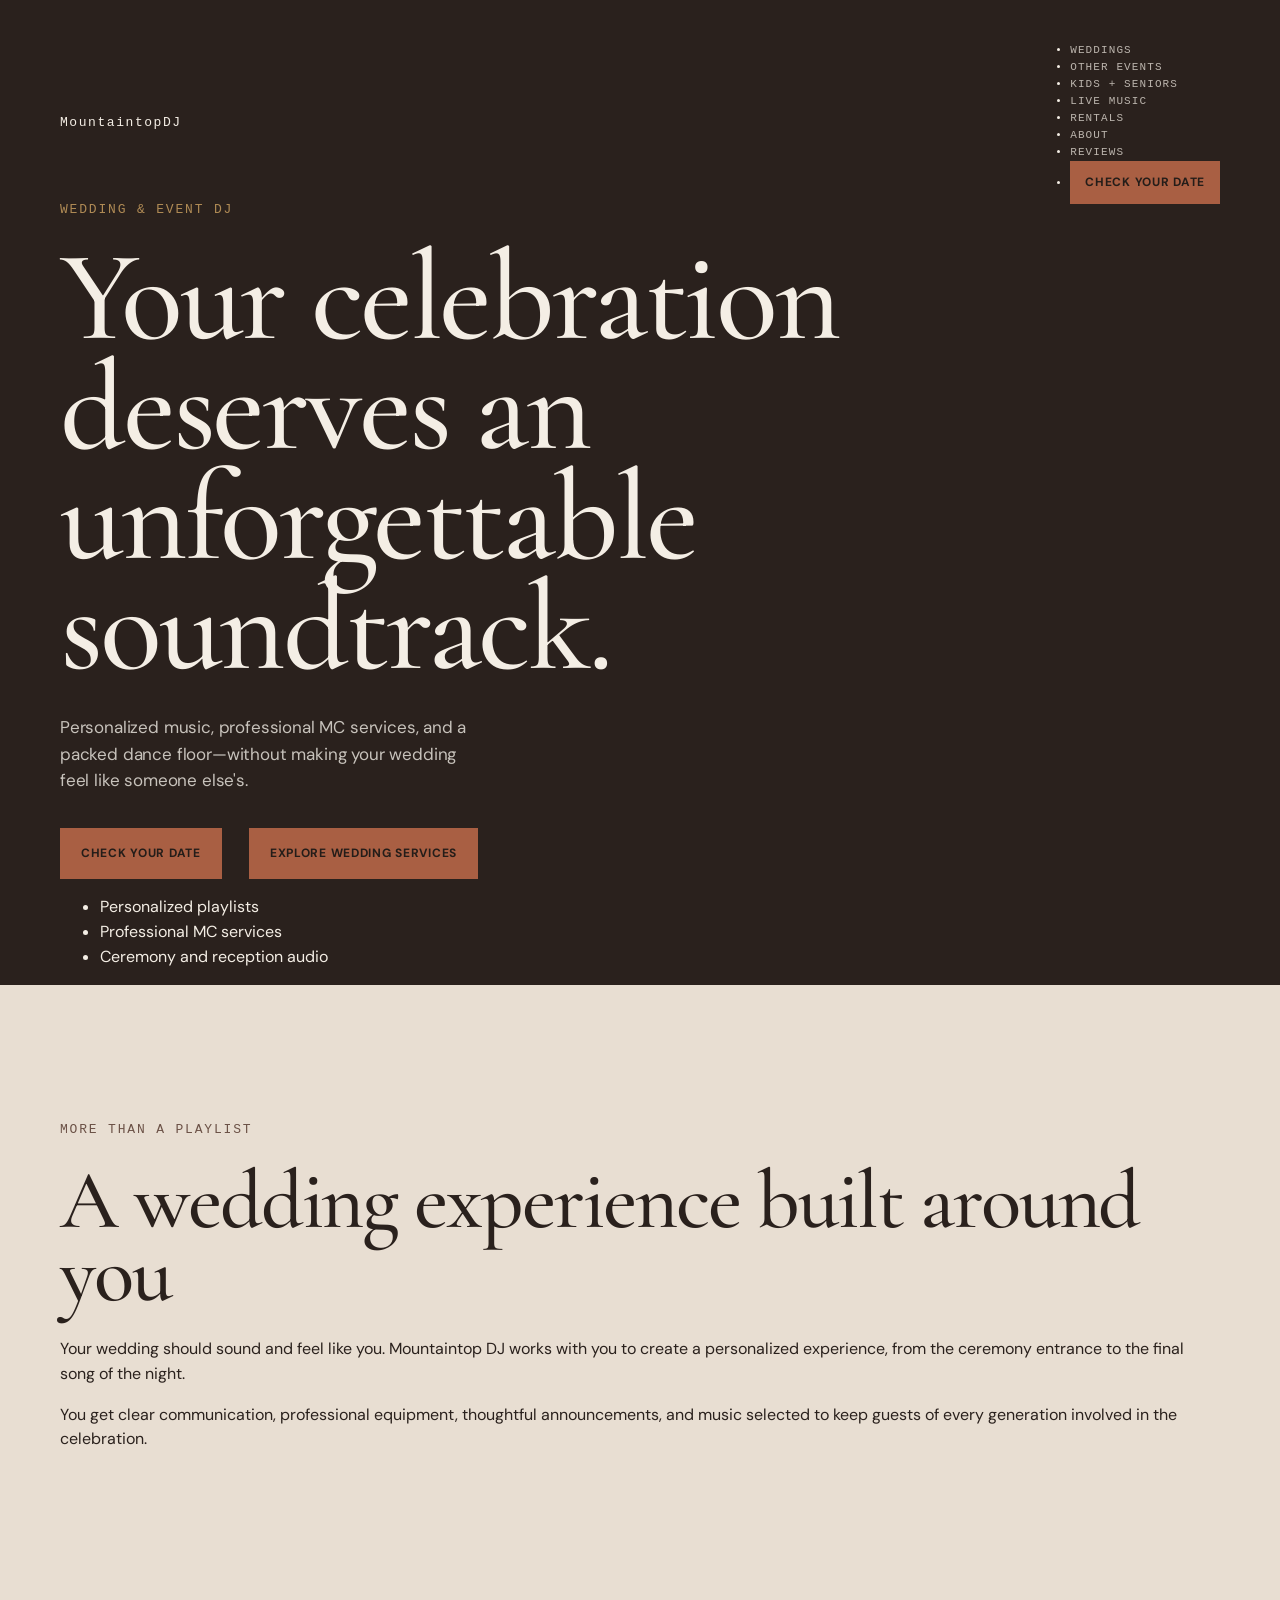
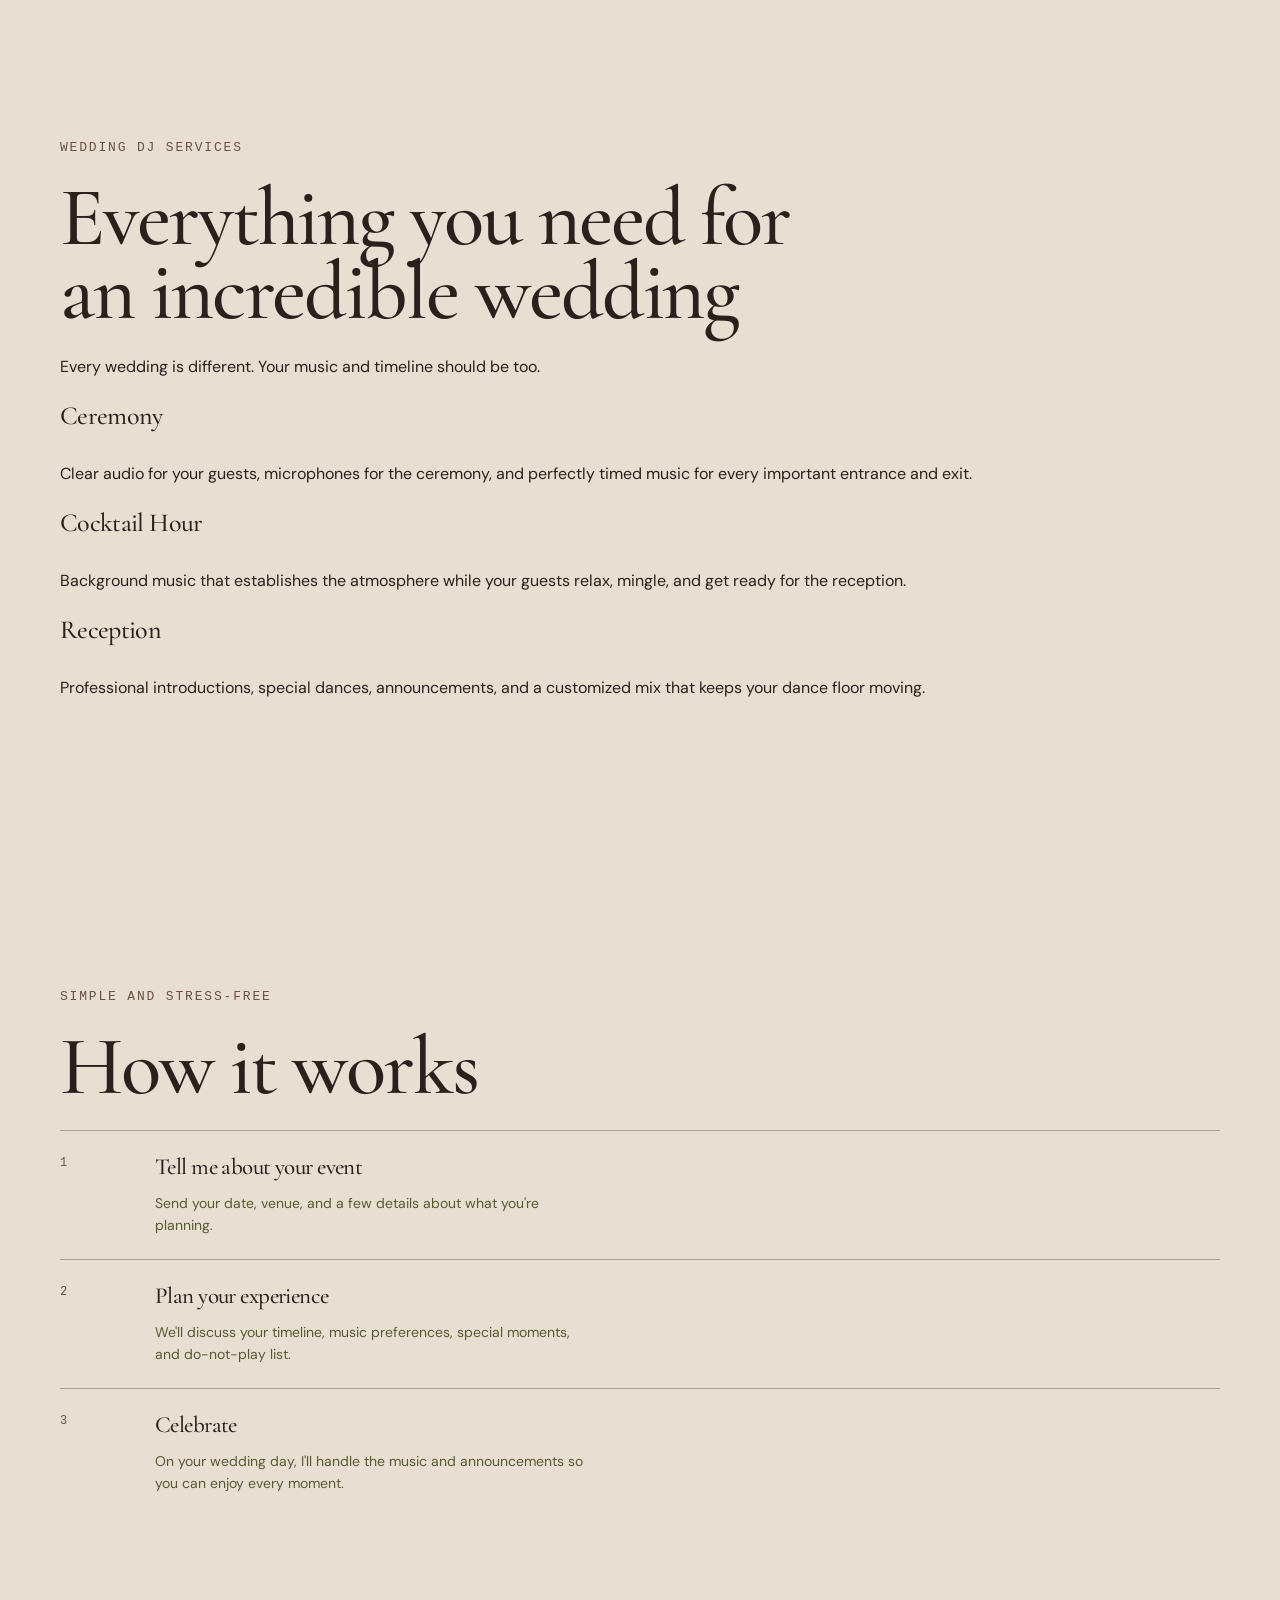
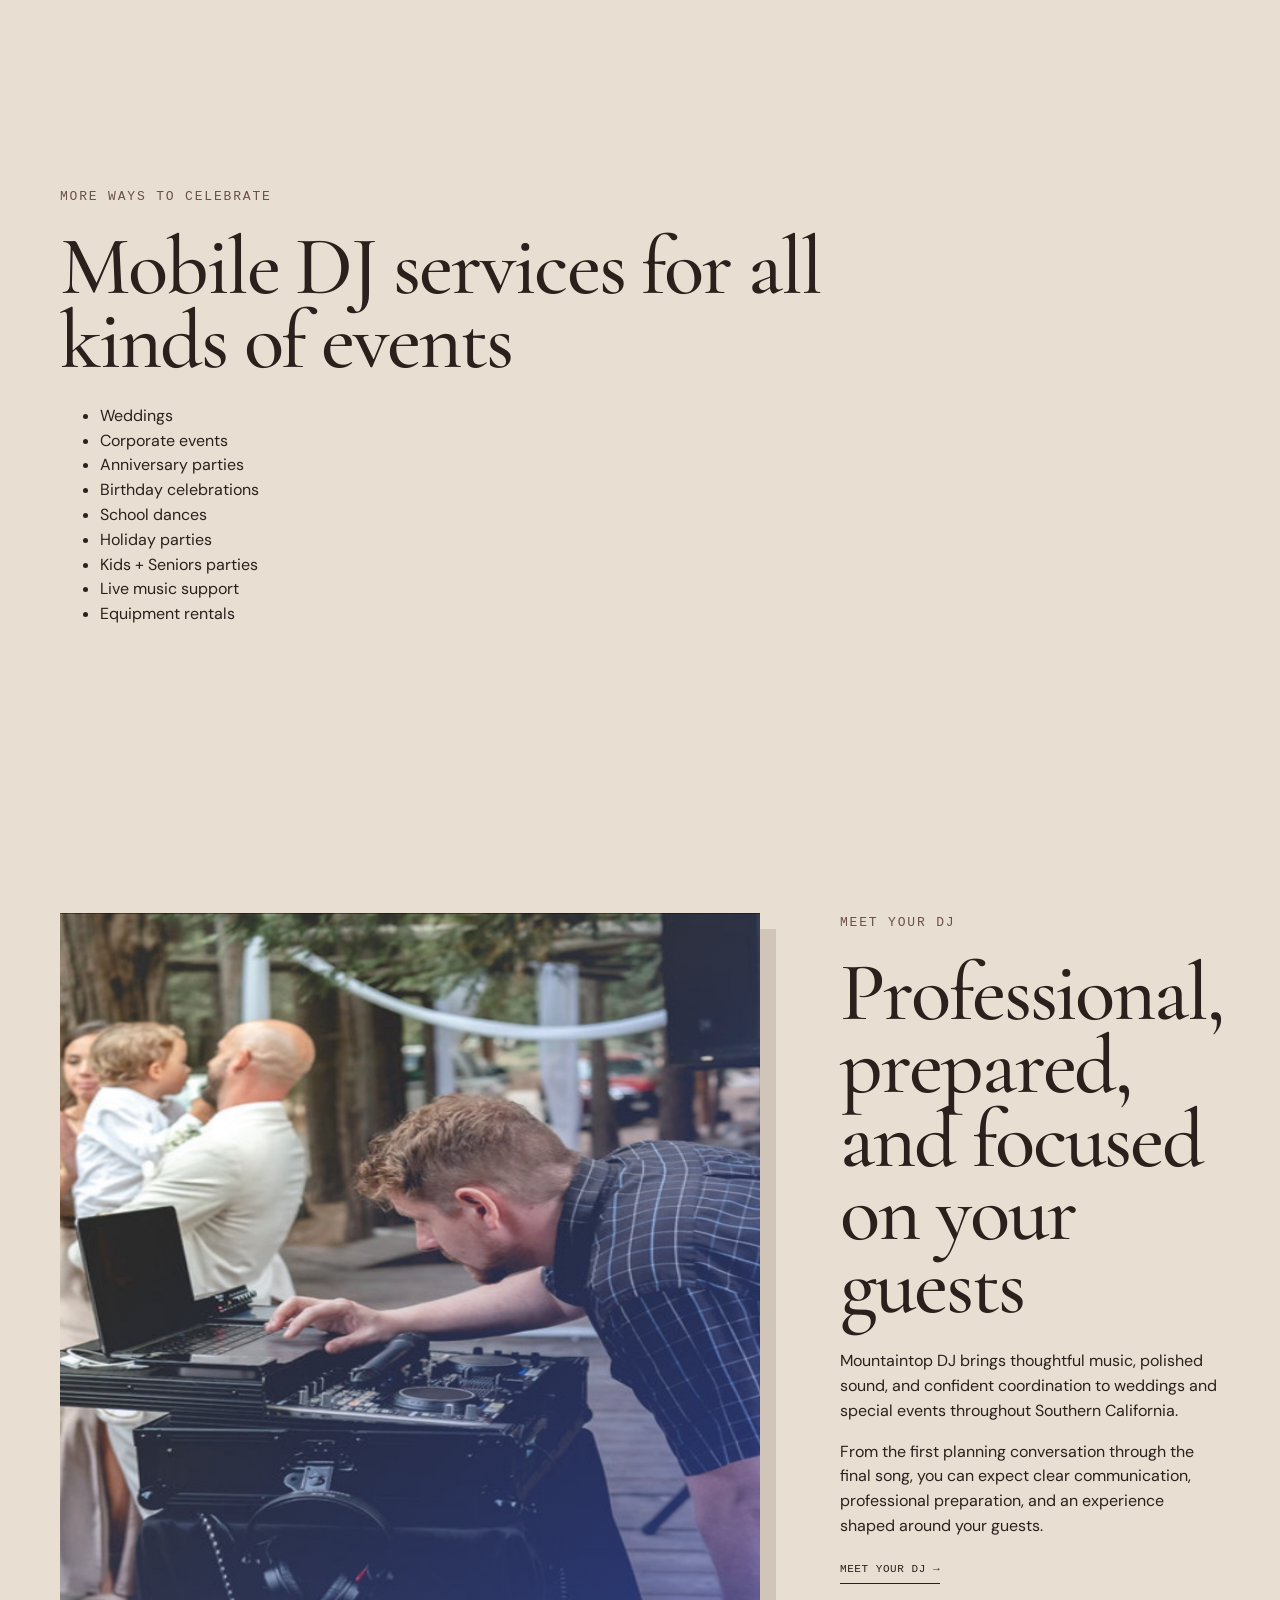
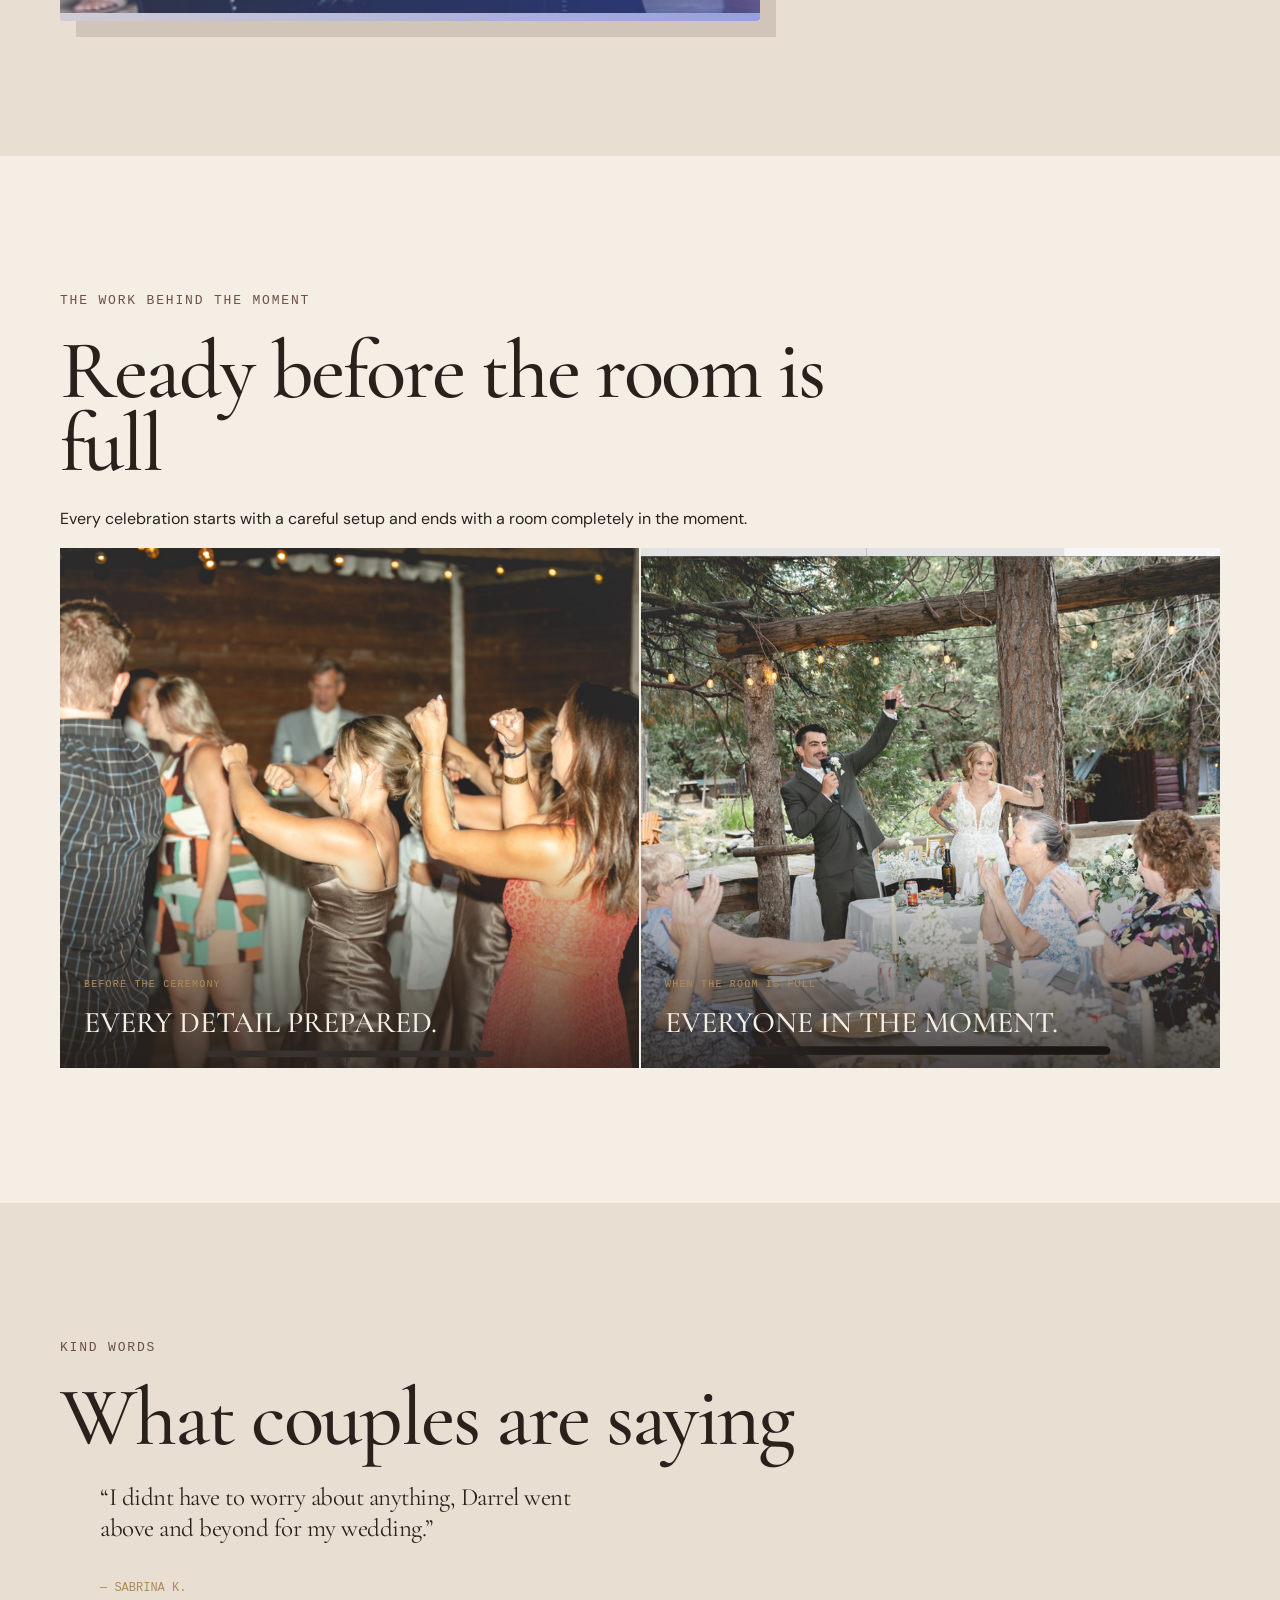
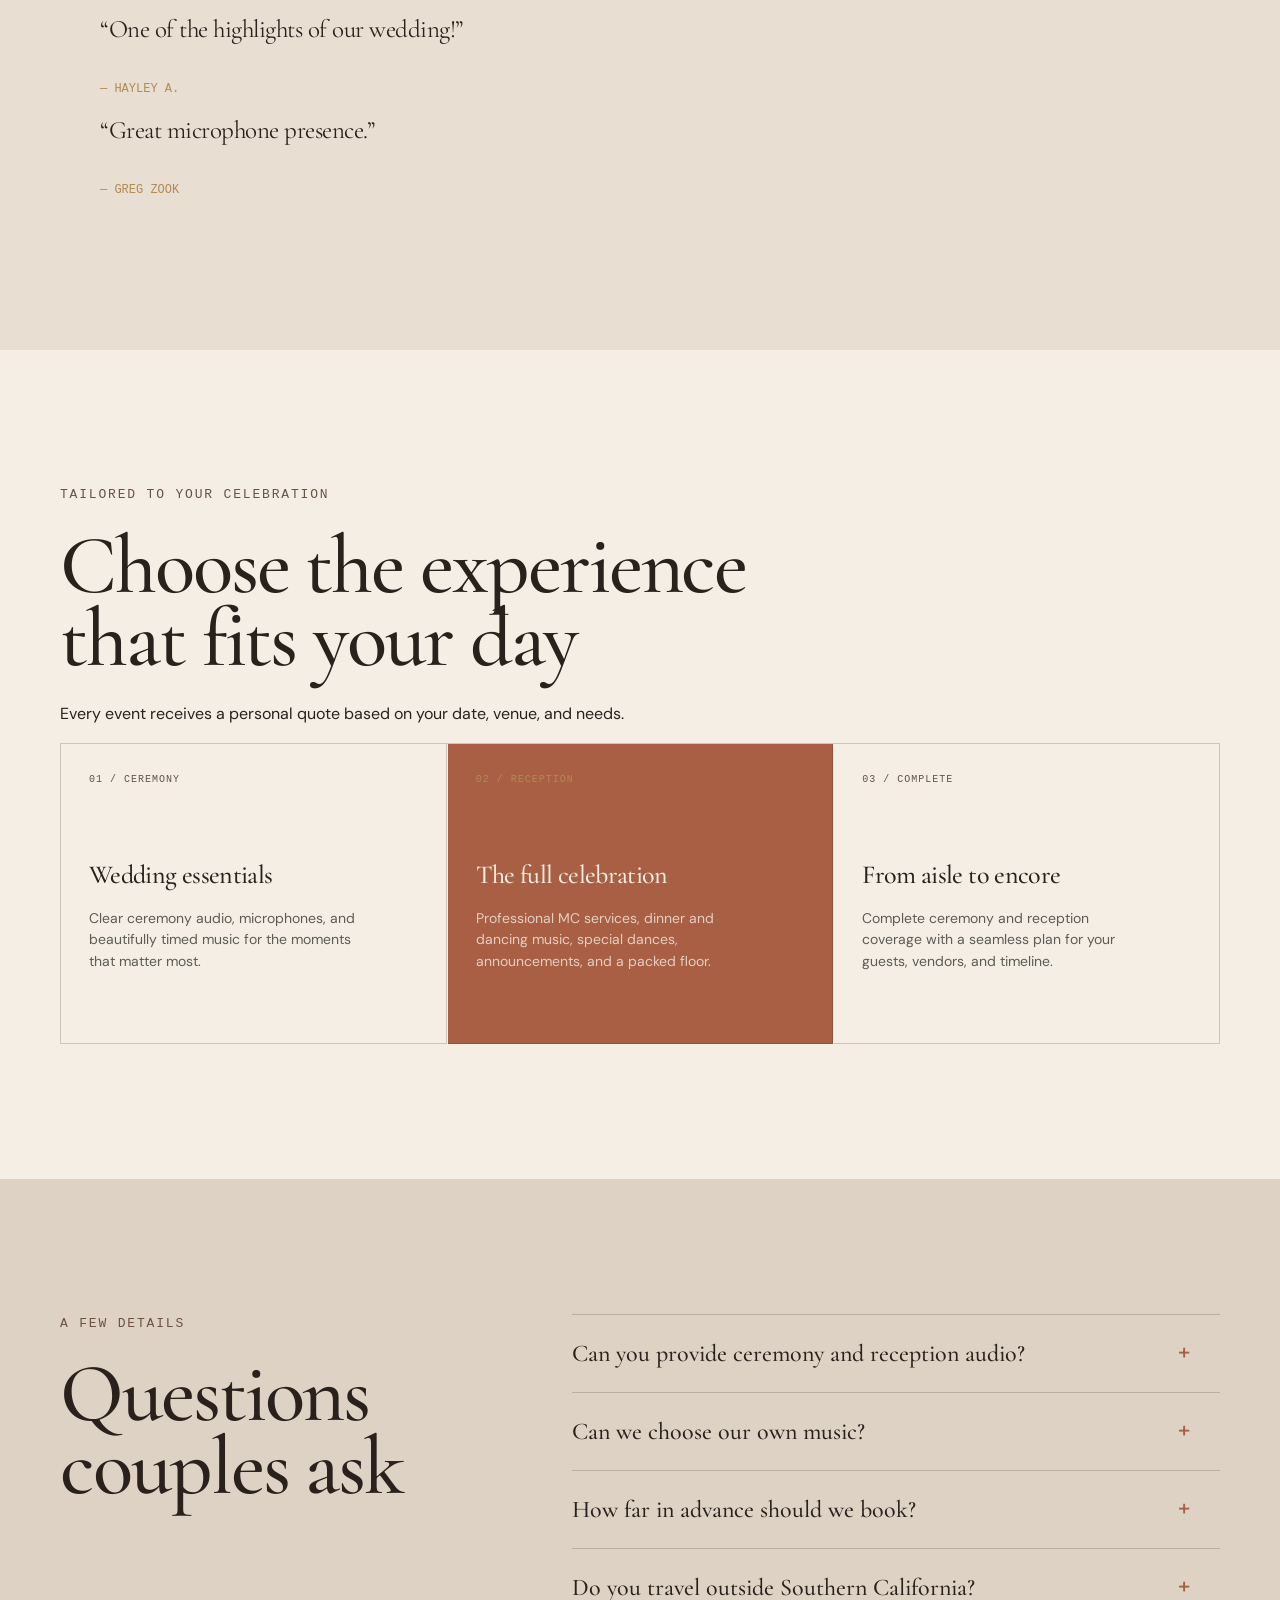
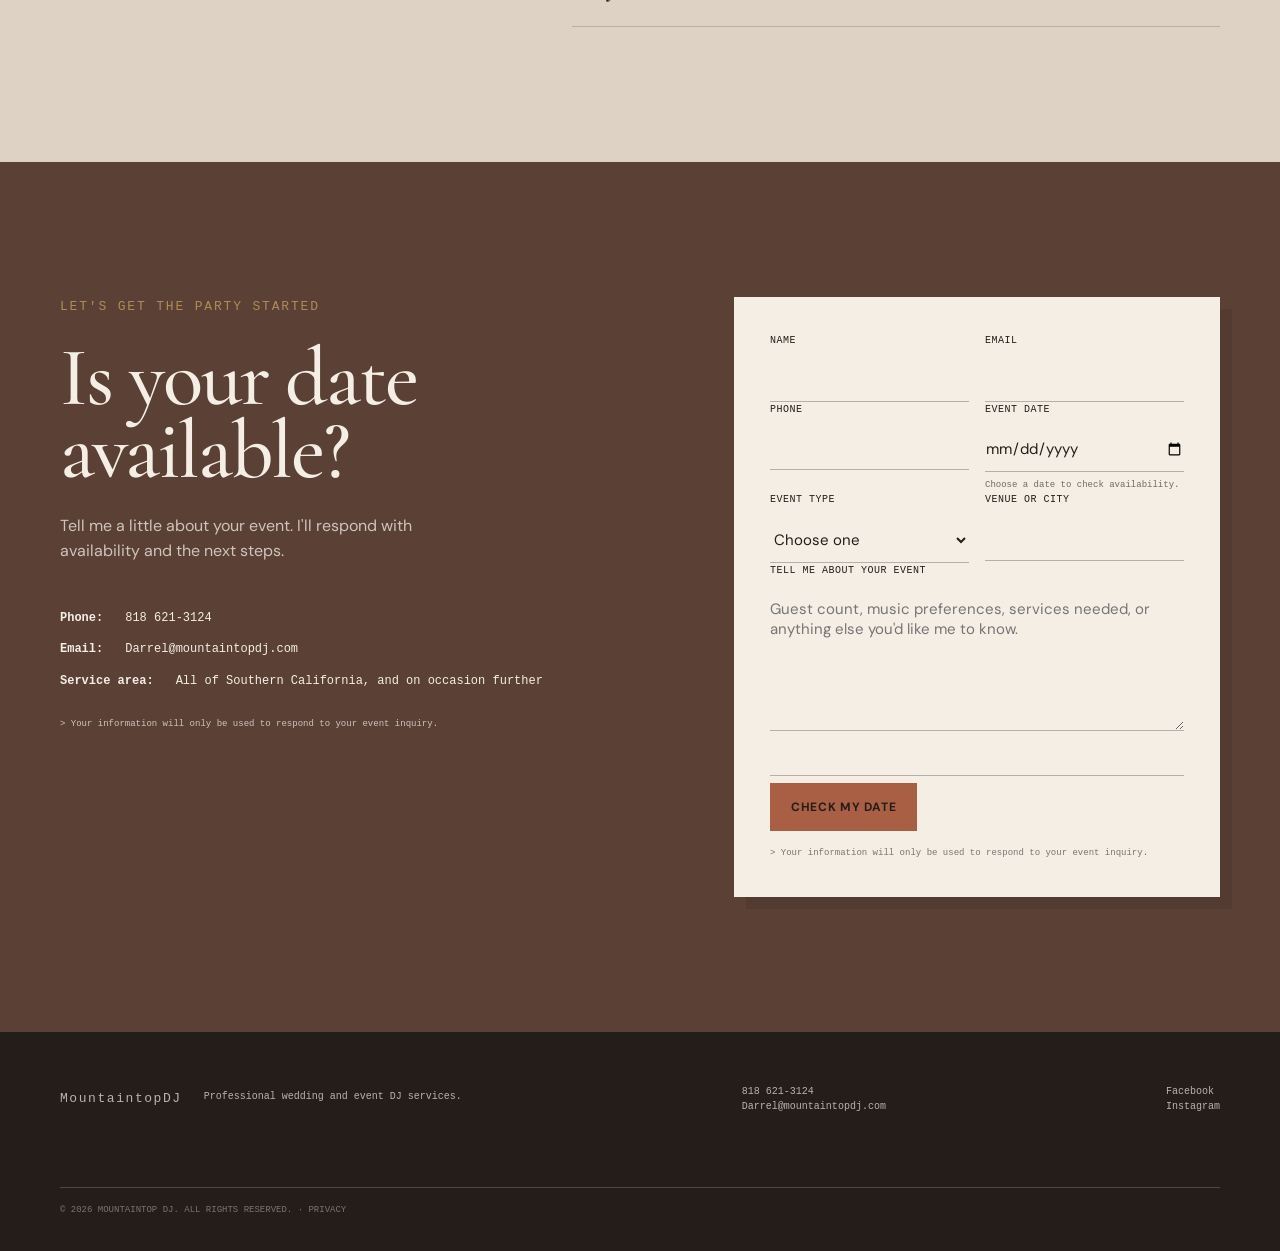
<file: index.html>
<!DOCTYPE html>
<html lang="en">
<head>
  <meta charset="UTF-8">

  <meta name="viewport" content="width=device-width, initial-scale=1">

  <title>Mountaintop DJ | Event DJ/MC & Sound Technician</title>

  <meta
    name="description"
    content="Mountaintop DJ provides professional wedding and event DJ services, personalized music, MC services, and an unforgettable dance floor."
  >

  <link rel="canonical" href="https://mountaintopdj.com/">
  <link rel="preconnect" href="https://fonts.googleapis.com">
  <link rel="preconnect" href="https://fonts.gstatic.com" crossorigin>
  <link href="https://fonts.googleapis.com/css2?family=Cormorant+Garamond:ital,wght@0,400;0,500;1,400;1,500&family=DM+Sans:wght@400;500;600;700&display=swap" rel="stylesheet">
  <link rel="stylesheet" href="styles.css">
  <link rel="icon" href="images/favicon.jpg">

  <!-- Social sharing -->
  <meta property="og:title" content="Mountaintop DJ | Wedding & Event DJ">
  <meta
    property="og:description"
    content="Professional wedding DJ and MC services for an unforgettable celebration."
  >
  <meta property="og:type" content="website">
  <meta property="og:url" content="https://mountaintopdj.com/">
  <meta
    property="og:image"
    content="https://mountaintopdj.com/images/social-preview.jpg"
  >

  <!-- Local business information for search engines -->
  <script type="application/ld+json">
  {
    "@context": "https://schema.org",
    "@type": "LocalBusiness",
    "name": "Mountaintop DJ",
    "url": "https://mountaintopdj.com/",
    "image": "https://mountaintopdj.com/images/social-preview.jpg",
    "description": "Professional mobile wedding and event DJ and MC services.",
    "telephone": "+18186213124",
    "email": "Darrel@mountaintopdj.com",
    "priceRange": "$$",
    "areaServed": [
      "Southern California"
    ],
    "sameAs": [
      "https://www.facebook.com/darrel.granahan.3/",
      "https://www.instagram.com/_mountaintopdj_/"
    ]
  }
  </script>
</head>

<body>
  <a class="skip-link" href="#main-content">Skip to main content</a>

  <!-- Header -->
  <header class="site-header">
    <div class="container header-inner">
      <a class="logo" href="/" aria-label="Mountaintop DJ home">
        Mountaintop<span>DJ</span>
      </a>

      <nav aria-label="Main navigation">
        <ul class="nav-list">
          <li><a href="weddings.html">Weddings</a></li>
          <li><a href="events.html">Other Events</a></li>
          <li><a href="kids-seniors.html">Kids + Seniors</a></li>
          <li><a href="live-music.html">Live Music</a></li>
          <li><a href="rentals.html">Rentals</a></li>
          <li><a href="about.html">About</a></li>
          <li><a href="#reviews">Reviews</a></li>
          <li><a class="button button-small" href="check-date.html">Check Your Date</a></li>
        </ul>
      </nav>
    </div>
  </header>

  <main id="main-content">

    <!-- Hero -->
    <section class="hero">
      <div class="container hero-content">
        <p class="eyebrow">Wedding & Event DJ</p>

        <h1>Your celebration deserves an unforgettable soundtrack.</h1>

        <p class="hero-text">
          Personalized music, professional MC services, and a packed dance
          floor—without making your wedding feel like someone else's.
        </p>

        <div class="hero-actions">
          <a class="button" href="check-date.html">Check Your Date</a>
          <a class="button button-secondary" href="weddings.html">
            Explore Wedding Services
          </a>
        </div>

        <ul class="trust-list" aria-label="Service highlights">
          <li>Personalized playlists</li>
          <li>Professional MC services</li>
          <li>Ceremony and reception audio</li>
        </ul>
      </div>
    </section>

    <!-- Introduction -->
    <section class="section introduction">
      <div class="container narrow">
        <p class="eyebrow">More than a playlist</p>

        <h2>A wedding experience built around you</h2>

        <p>
          Your wedding should sound and feel like you. Mountaintop DJ works
          with you to create a personalized experience, from the ceremony
          entrance to the final song of the night.
        </p>

        <p>
          You get clear communication, professional equipment, thoughtful
          announcements, and music selected to keep guests of every generation
          involved in the celebration.
        </p>
      </div>
    </section>

    <!-- Weddings -->
    <section class="section section-alt" id="weddings">
      <div class="container">
        <div class="section-heading">
          <p class="eyebrow">Wedding DJ services</p>
          <h2>Everything you need for an incredible wedding</h2>
          <p>
            Every wedding is different. Your music and timeline should be too.
          </p>
        </div>

        <div class="card-grid">
          <article class="card">
            <h3>Ceremony</h3>
            <p>
              Clear audio for your guests, microphones for the ceremony, and
              perfectly timed music for every important entrance and exit.
            </p>
          </article>

          <article class="card">
            <h3>Cocktail Hour</h3>
            <p>
              Background music that establishes the atmosphere while your
              guests relax, mingle, and get ready for the reception.
            </p>
          </article>

          <article class="card">
            <h3>Reception</h3>
            <p>
              Professional introductions, special dances, announcements, and
              a customized mix that keeps your dance floor moving.
            </p>
          </article>
        </div>
      </div>
    </section>

    <!-- Process -->
    <section class="section">
      <div class="container">
        <div class="section-heading">
          <p class="eyebrow">Simple and stress-free</p>
          <h2>How it works</h2>
        </div>

        <ol class="process-list">
          <li>
            <span class="step-number">1</span>
            <div>
              <h3>Tell me about your event</h3>
              <p>
                Send your date, venue, and a few details about what you're
                planning.
              </p>
            </div>
          </li>

          <li>
            <span class="step-number">2</span>
            <div>
              <h3>Plan your experience</h3>
              <p>
                We'll discuss your timeline, music preferences, special
                moments, and do-not-play list.
              </p>
            </div>
          </li>

          <li>
            <span class="step-number">3</span>
            <div>
              <h3>Celebrate</h3>
              <p>
                On your wedding day, I'll handle the music and announcements
                so you can enjoy every moment.
              </p>
            </div>
          </li>
        </ol>
      </div>
    </section>

    <!-- Other Events -->
    <section class="section section-dark" id="services">
      <div class="container">
        <div class="section-heading">
          <p class="eyebrow">More ways to celebrate</p>
          <h2>Mobile DJ services for all kinds of events</h2>
        </div>

        <ul class="service-list">
          <li>Weddings</li>
          <li>Corporate events</li>
          <li>Anniversary parties</li>
          <li>Birthday celebrations</li>
          <li>School dances</li>
          <li>Holiday parties</li>
          <li><a href="kids-seniors.html">Kids + Seniors parties</a></li>
          <li><a href="live-music.html">Live music support</a></li>
          <li><a href="rentals.html">Equipment rentals</a></li>
        </ul>
      </div>
    </section>

    <!-- About -->
    <section class="section" id="about">
      <div class="container about-grid">
        <div class="about-image">
          <img
            src="images/dj-at-work.jpg"
            alt="Mountaintop DJ working at a wedding reception"
            width="700"
            height="700"
            loading="lazy"
          >
        </div>

        <div>
          <p class="eyebrow">Meet your DJ</p>
          <h2>Professional, prepared, and focused on your guests</h2>

          <p>
            Mountaintop DJ brings thoughtful music, polished sound, and
            confident coordination to weddings and special events throughout
            Southern California.
          </p>

          <p>
            From the first planning conversation through the final song, you
            can expect clear communication, professional preparation, and an
            experience shaped around your guests.
          </p>

          <a class="text-link" href="about.html">Meet your DJ →</a>
        </div>
      </div>
    </section>

    <!-- Gallery -->
    <section class="section gallery-section" id="gallery">
      <div class="container">
        <div class="section-heading">
          <p class="eyebrow">The work behind the moment</p>
          <h2>Ready before the room is full</h2>
          <p>Every celebration starts with a careful setup and ends with a room completely in the moment.</p>
        </div>

        <div class="gallery-grid">
          <figure class="gallery-item">
            <img src="images/dj-equipment.jpg" alt="Professional DJ equipment set up before a wedding ceremony" loading="lazy">
            <figcaption><span>Before the ceremony</span><strong>Every detail prepared.</strong></figcaption>
          </figure>
          <figure class="gallery-item">
            <img src="images/wedding-mc.jpg" alt="Wedding reception filled with guests as the DJ addresses the room" loading="lazy">
            <figcaption><span>When the room is full</span><strong>Everyone in the moment.</strong></figcaption>
          </figure>
        </div>
      </div>
    </section>

    <!-- Reviews -->
    <section class="section section-alt" id="reviews">
      <div class="container">
        <div class="section-heading">
          <p class="eyebrow">Kind words</p>
          <h2>What couples are saying</h2>
        </div>

        <div class="card-grid">
          <figure class="testimonial">
            <blockquote>
              “I didnt have to worry about anything, Darrel went above and beyond for my wedding.”
            </blockquote>
            <figcaption>— Sabrina K.</figcaption>
          </figure>

          <figure class="testimonial">
            <blockquote>
              “One of the highlights of our wedding!”
            </blockquote>
            <figcaption>— Hayley A.</figcaption>
          </figure>

          <figure class="testimonial">
            <blockquote>
              “Great microphone presence.”
            </blockquote>
            <figcaption>— Greg Zook </figcaption>
          </figure>
        </div>
      </div>
    </section>

    <!-- Packages -->
    <section class="section packages-section" id="packages">
      <div class="container">
        <div class="section-heading">
          <p class="eyebrow">Tailored to your celebration</p>
          <h2>Choose the experience that fits your day</h2>
          <p>Every event receives a personal quote based on your date, venue, and needs.</p>
        </div>

        <div class="package-grid">
          <article class="package-card">
            <p class="package-label">01 / Ceremony</p>
            <h3>Wedding essentials</h3>
            <p>Clear ceremony audio, microphones, and beautifully timed music for the moments that matter most.</p>
          </article>

          <article class="package-card package-card-featured">
            <p class="package-label">02 / Reception</p>
            <h3>The full celebration</h3>
            <p>Professional MC services, dinner and dancing music, special dances, announcements, and a packed floor.</p>
          </article>

          <article class="package-card">
            <p class="package-label">03 / Complete</p>
            <h3>From aisle to encore</h3>
            <p>Complete ceremony and reception coverage with a seamless plan for your guests, vendors, and timeline.</p>
          </article>
        </div>
      </div>
    </section>

    <!-- FAQ -->
    <section class="section faq-section" id="faq">
      <div class="container faq-grid">
        <div class="section-heading">
          <p class="eyebrow">A few details</p>
          <h2>Questions couples ask</h2>
        </div>

        <div class="faq-list">
          <details>
            <summary>Can you provide ceremony and reception audio?</summary>
            <p>Yes. Ceremony microphones, music, announcements, and reception sound can be planned as one seamless experience. Professional audio and lighting are available for events of up to 400 guests, depending on the venue and event requirements. I prepare with generally triple redundancy for critical equipment, so the celebration can keep moving if something unexpected happens.</p>
          </details>
          <details>
            <summary>Can we choose our own music?</summary>
            <p>Absolutely. Your favorites, must-plays, do-not-play list, and guest requests all help shape the evening.</p>
          </details>
          <details>
            <summary>How far in advance should we book?</summary>
            <p>Popular wedding dates fill early, so reach out as soon as you have your date and venue. I will confirm availability and next steps.</p>
          </details>
          <details>
            <summary>Do you travel outside Southern California?</summary>
            <p>Southern California is the primary service area. Travel beyond it may be available by arrangement.</p>
          </details>
        </div>
      </div>
    </section>

    <!-- Contact -->
    <section class="section contact-section" id="contact">
      <div class="container contact-grid">
        <div>
          <p class="eyebrow">Let's get the party started</p>
          <h2>Is your date available?</h2>

          <p>
            Tell me a little about your event. I'll respond with availability
            and the next steps.
          </p>

          <ul class="contact-details">
            <li>
              <strong>Phone:</strong>
              <a href="tel:+18186213124">818 621-3124</a>
            </li>
            <li>
              <strong>Email:</strong>
              <a href="mailto:Darrel@mountaintopdj.com">
                Darrel@mountaintopdj.com
              </a>
            </li>
            <li>
              <strong>Service area:</strong>
              All of Southern California, and on occasion further
            </li>
          </ul>
          <p class="contact-notice">
            > Your information will only be used to respond to your event inquiry.
          </p>
        </div>

        <!-- FormSubmit forwards every named field to the business email. -->
        <div class="calendar-wrap">
          <form
            class="contact-form"
            action="https://formsubmit.co/darrel@mountaintopdj.com"
            method="POST"
          >
          <div class="form-row">
            <div class="form-field">
              <label for="name">Name</label>
              <input
                id="name"
                name="name"
                type="text"
                autocomplete="name"
                required
              >
            </div>

            <div class="form-field">
              <label for="email">Email</label>
              <input
                id="email"
                name="email"
                type="email"
                autocomplete="email"
                required
              >
            </div>
          </div>

          <div class="form-row">
            <div class="form-field">
              <label for="phone">Phone</label>
              <input
                id="phone"
                name="phone"
                type="tel"
                autocomplete="tel"
              >
            </div>

            <div class="form-field">
              <label for="date">Event date</label>
              <input id="date" name="event_date" type="date" required aria-describedby="date-status">
              <span class="date-status" id="date-status" role="status">Choose a date to check availability.</span>
            </div>
          </div>

          <div class="form-row">
            <div class="form-field">
              <label for="event-type">Event type</label>
              <select id="event-type" name="event_type" required>
                <option value="">Choose one</option>
                <option value="Wedding">Wedding</option>
                <option value="Corporate event">Corporate event</option>
                <option value="Birthday">Birthday</option>
                <option value="School event">School event</option>
                <option value="Other">Other</option>
              </select>
            </div>

            <div class="form-field">
              <label for="venue">Venue or city</label>
              <input id="venue" name="venue" type="text">
            </div>
          </div>

          <div class="form-field">
            <label for="message">Tell me about your event</label>
            <textarea
              id="message"
              name="message"
              rows="6"
              placeholder="Guest count, music preferences, services needed, or anything else you'd like me to know."
            ></textarea>
          </div>

          <!-- Spam trap: leave hidden -->
          <input
            class="hidden-field"
            type="text"
            name="_gotcha"
            tabindex="-1"
            autocomplete="off"
          >

          <input type="hidden" name="_subject" value="New Mountaintop DJ date inquiry">
          <input type="hidden" name="_template" value="table">
          <input type="hidden" name="_captcha" value="false">

            <button class="button" type="submit">Check My Date</button>
            <p class="form-notice">
              > Your information will only be used to respond to your event inquiry.
            </p>
          </form>
        </div>
      </div>
    </section>

  </main>

  <!-- Footer -->
  <footer class="site-footer">
    <div class="container footer-inner">
      <div>
        <a class="logo" href="/">Mountaintop<span>DJ</span></a>
        <p>Professional wedding and event DJ services.</p>
      </div>

      <div>
        <p>
          <a href="tel:+18186213124">818 621-3124</a><br>
          <a href="mailto:Darrel@mountaintopdj.com">
            Darrel@mountaintopdj.com
          </a>
        </p>
      </div>

      <div>
        <p>
          <a href="https://www.facebook.com/darrel.granahan.3/">Facebook</a><br>
          <a href="https://www.instagram.com/_mountaintopdj_/">Instagram</a>
        </p>
      </div>
    </div>

    <div class="container copyright">
      <p>
        &copy; <span id="current-year">2026</span> Mountaintop DJ.
        All rights reserved. · <a href="privacy.html">Privacy</a>
      </p>
    </div>
  </footer>

  <script>
    document.getElementById("current-year").textContent =
      new Date().getFullYear();
  </script>
</body>
</html>
</file>
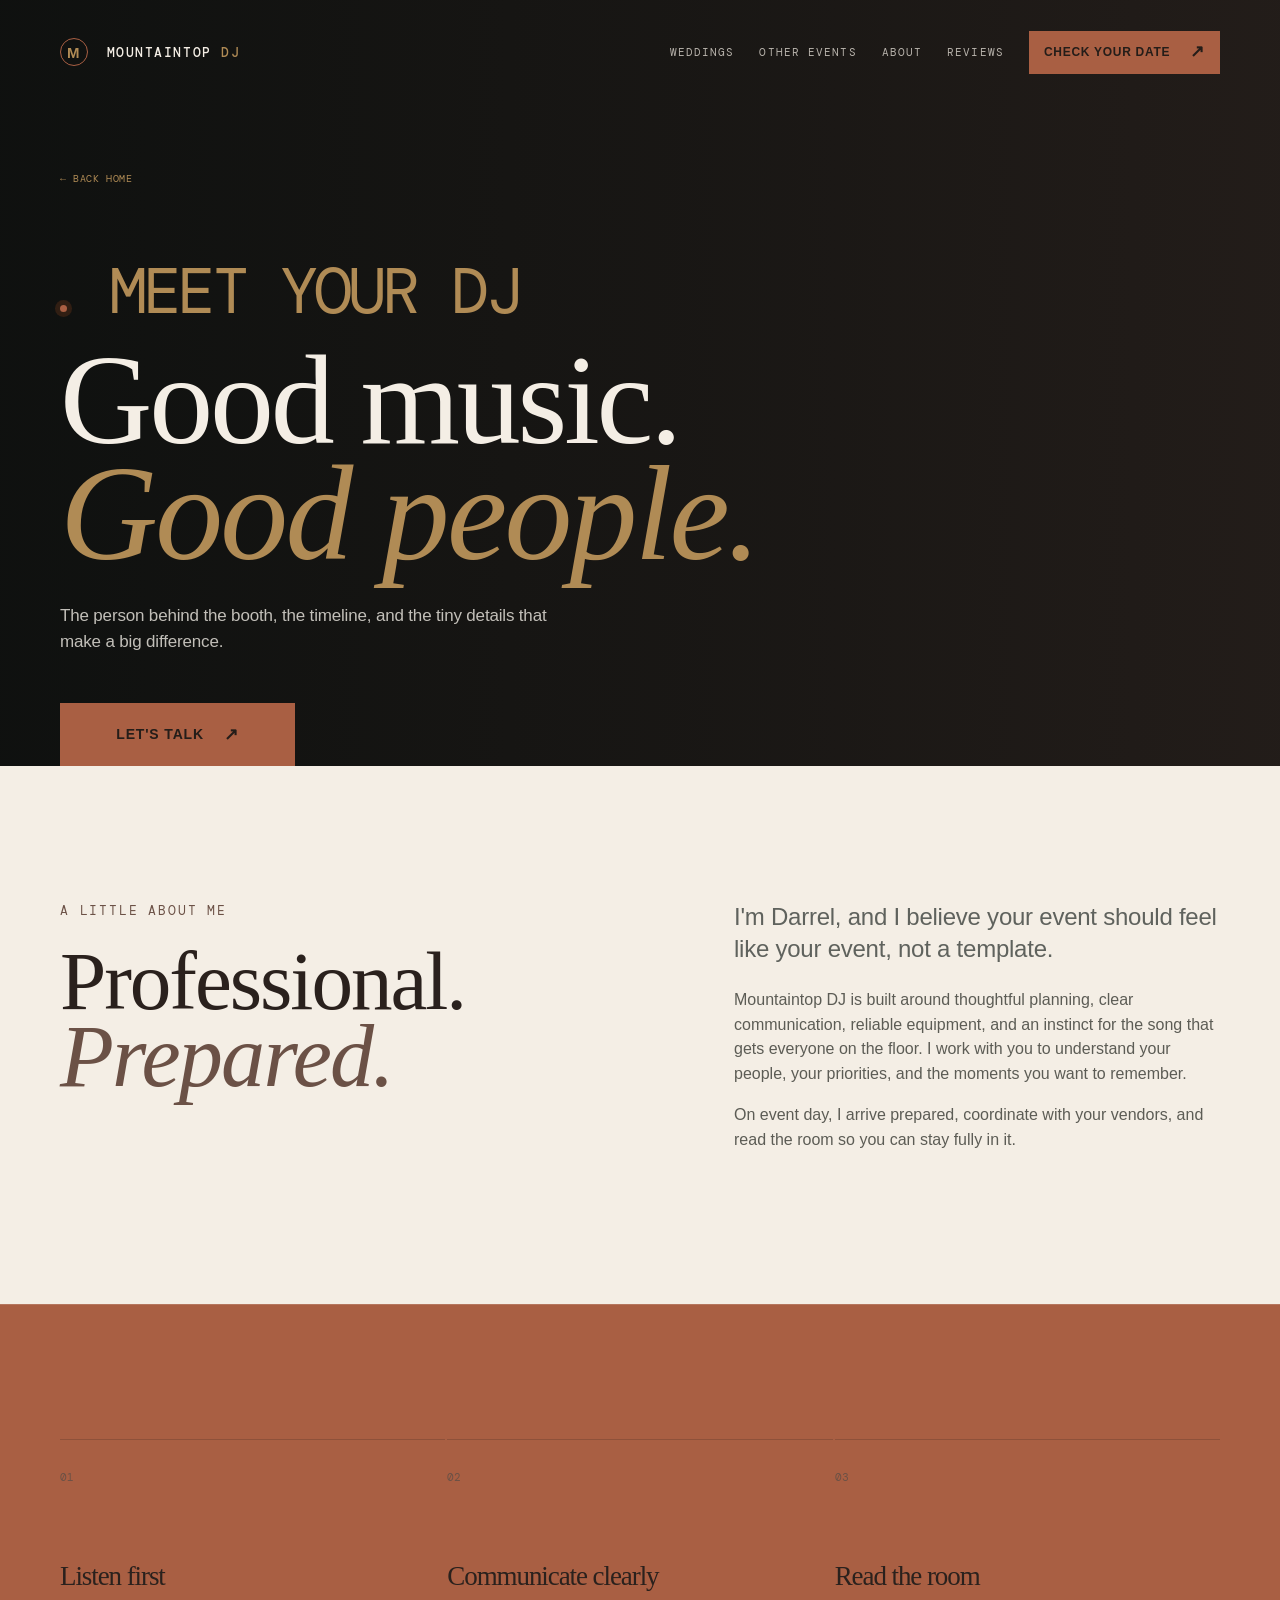
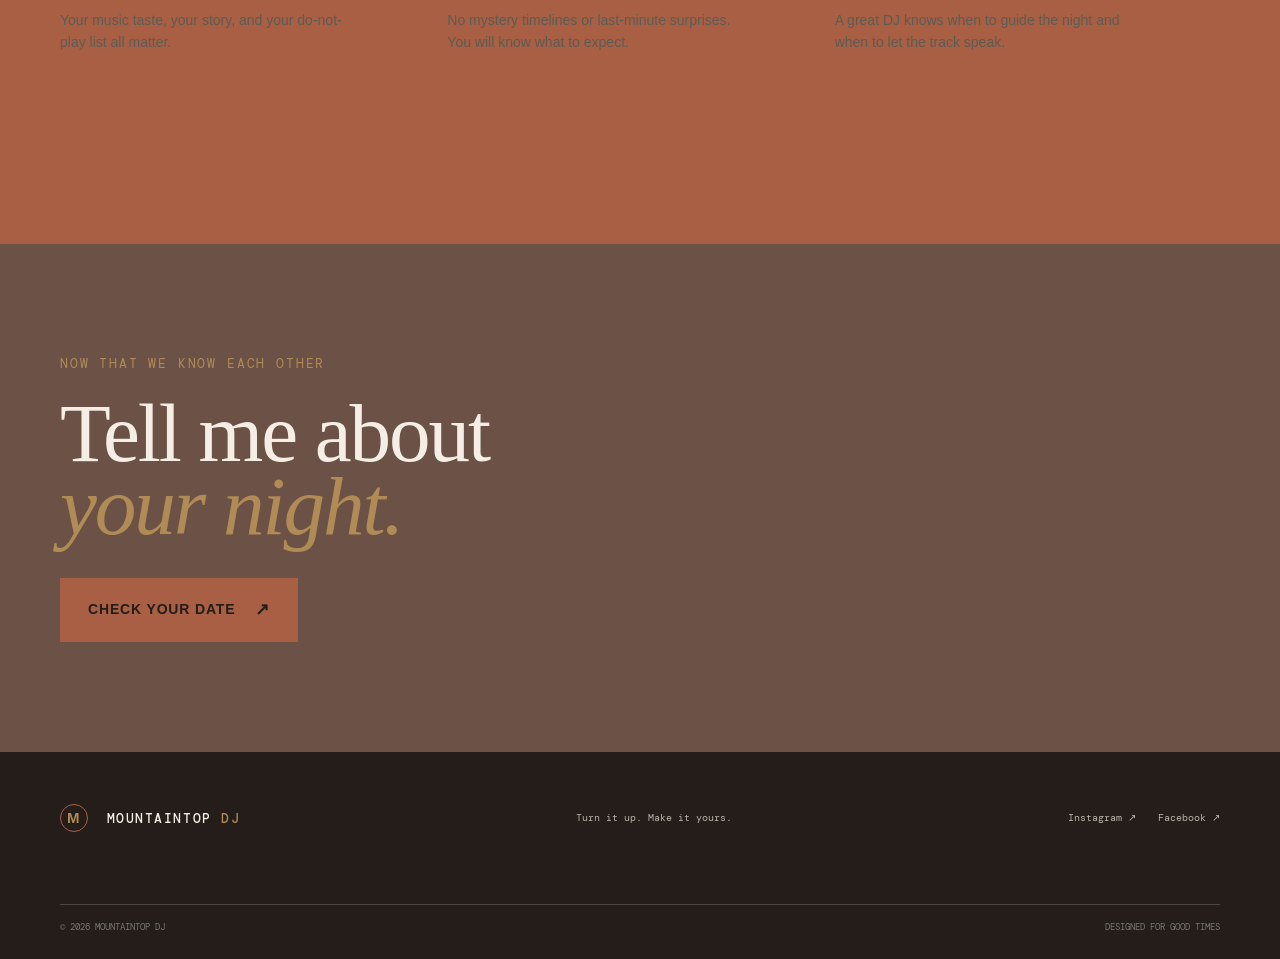
<file: about.html>
<!doctype html>
<html lang="en">
<head>
  <meta charset="UTF-8">
  <meta name="viewport" content="width=device-width, initial-scale=1">
  <title>Meet Your DJ | Mountaintop DJ</title>
  <meta name="description" content="Meet Darrel from Mountaintop DJ, your professional, prepared, and people-focused wedding and event DJ.">
  <link rel="stylesheet" href="styles.css">
  <link rel="preconnect" href="https://fonts.googleapis.com"><link rel="preconnect" href="https://fonts.gstatic.com" crossorigin><link href="https://fonts.googleapis.com/css2?family=DM+Mono:wght@400;500&family=Space+Grotesk:wght@400;500;600;700&display=swap" rel="stylesheet">
</head>
<body>
  <a class="skip-link" href="#main-content">Skip to content</a>
  <header class="site-header"><div class="container header-inner"><a class="logo" href="index.html"><span class="logo-mark">M</span> MOUNTAINTOP <b>DJ</b></a><nav aria-label="Main navigation"><a href="weddings.html">Weddings</a><a href="events.html">Other Events</a><a href="about.html">About</a><a href="index.html#reviews">Reviews</a><a class="button button-small" href="check-date.html">Check your date <span>↗</span></a></nav><button class="menu-toggle" type="button" aria-expanded="false" aria-controls="site-nav"><span></span><span></span><span></span><span class="sr-only">Menu</span></button></div></header>
  <main id="main-content">
    <section class="hero inner-hero about-hero"><div class="hero-overlay"></div><div class="container hero-content"><a class="back-link" href="index.html">← Back home</a><p class="eyebrow"><span class="pulse"></span> Meet your DJ</p><h1>Good music.<br><em>Good people.</em></h1><p class="hero-text">The person behind the booth, the timeline, and the tiny details that make a big difference.</p><a class="button" href="check-date.html">Let's talk <span>↗</span></a></div></section>
    <section class="section page-content"><div class="container page-two-column"><div><p class="eyebrow">A little about me</p><h2>Professional.<br><span>Prepared.</span></h2></div><div><p class="lead">I'm Darrel, and I believe your event should feel like your event, not a template.</p><p>Mountaintop DJ is built around thoughtful planning, clear communication, reliable equipment, and an instinct for the song that gets everyone on the floor. I work with you to understand your people, your priorities, and the moments you want to remember.</p><p>On event day, I arrive prepared, coordinate with your vendors, and read the room so you can stay fully in it.</p></div></div></section>
    <section class="section process-section"><div class="container feature-grid values-grid"><article><span>01</span><h3>Listen first</h3><p>Your music taste, your story, and your do-not-play list all matter.</p></article><article><span>02</span><h3>Communicate clearly</h3><p>No mystery timelines or last-minute surprises. You will know what to expect.</p></article><article><span>03</span><h3>Read the room</h3><p>A great DJ knows when to guide the night and when to let the track speak.</p></article></div></section>
    <section class="page-cta"><div class="container"><p class="eyebrow">Now that we know each other</p><h2>Tell me about<br><em>your night.</em></h2><a class="button" href="check-date.html">Check your date <span>↗</span></a></div></section>
  </main>
  <footer class="site-footer"><div class="container footer-inner"><a class="logo" href="index.html"><span class="logo-mark">M</span> MOUNTAINTOP <b>DJ</b></a><p>Turn it up. Make it yours.</p><div><a href="https://www.instagram.com/">Instagram ↗</a><a href="https://www.facebook.com/">Facebook ↗</a></div></div><div class="container copyright"><span>© <span id="current-year"></span> Mountaintop DJ</span><span>Designed for good times</span></div></footer>
  <script src="site.js"></script>
</body>
</html>
</file>
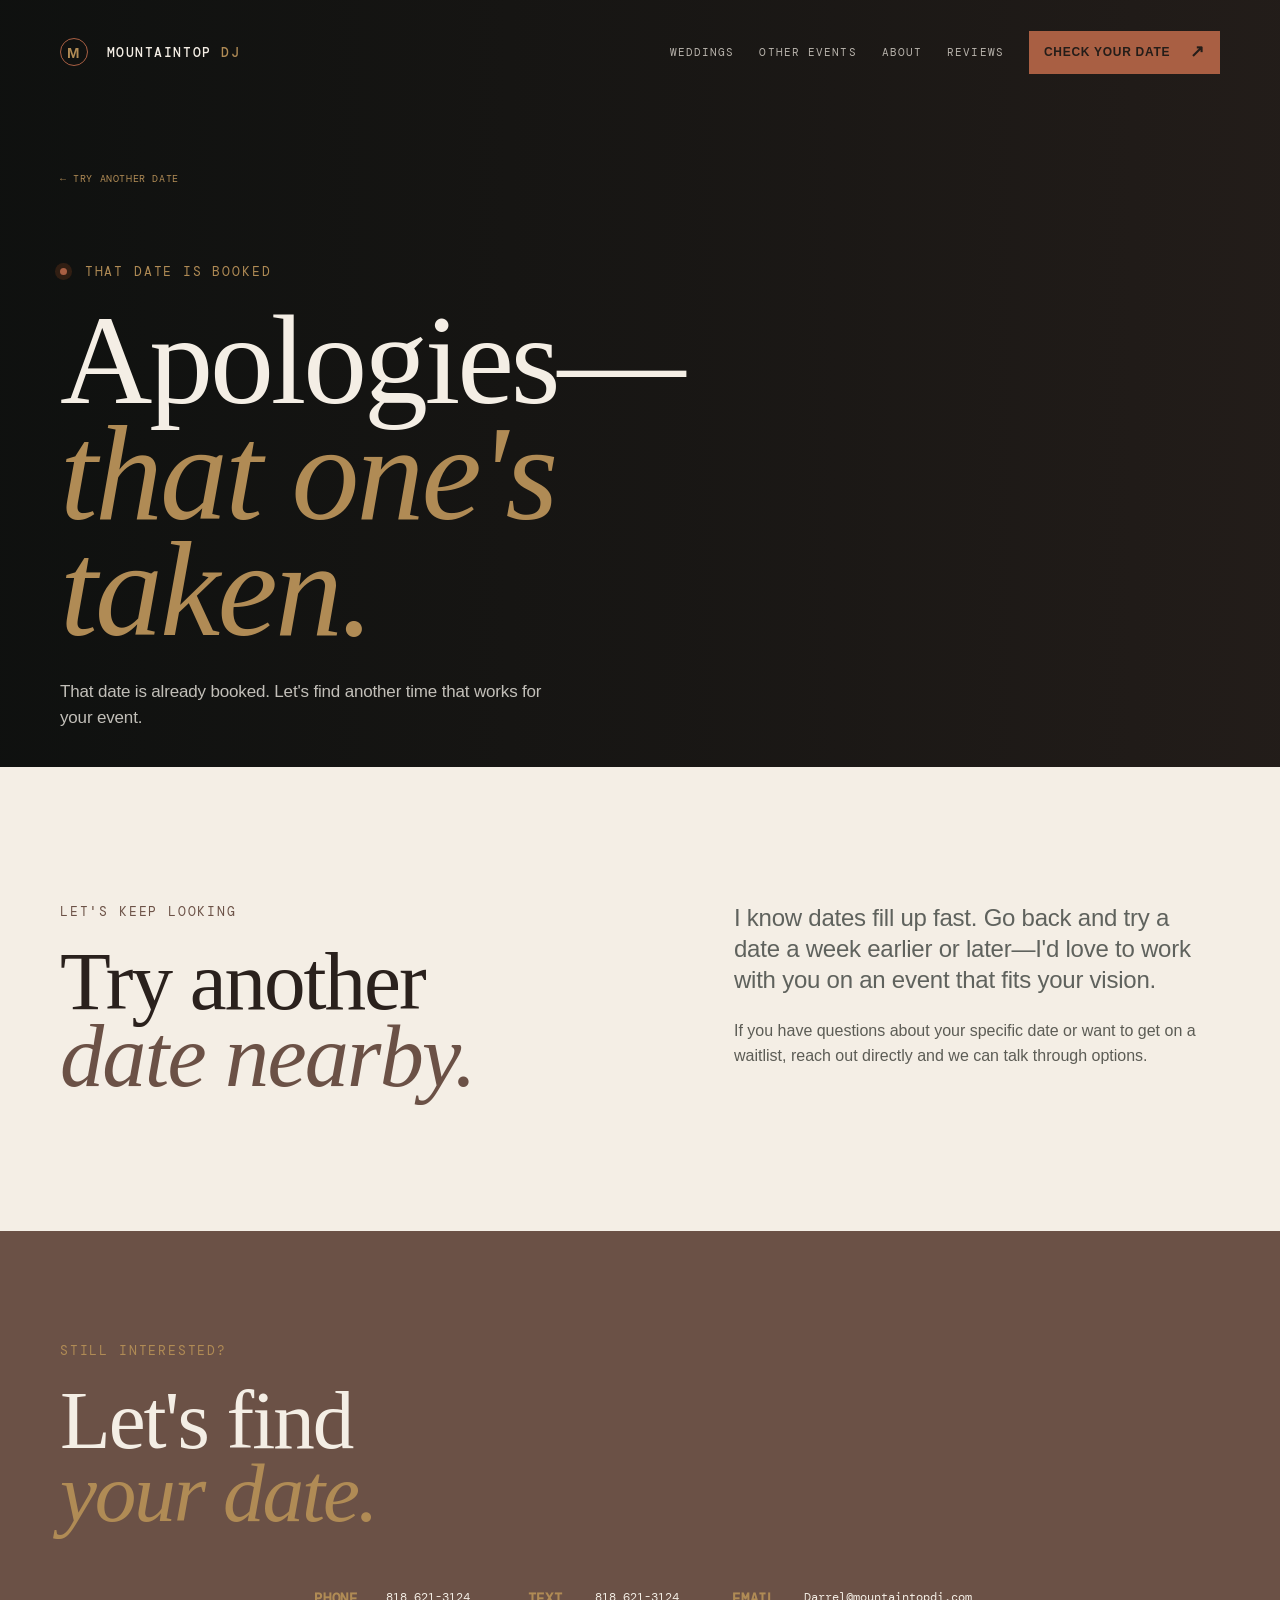
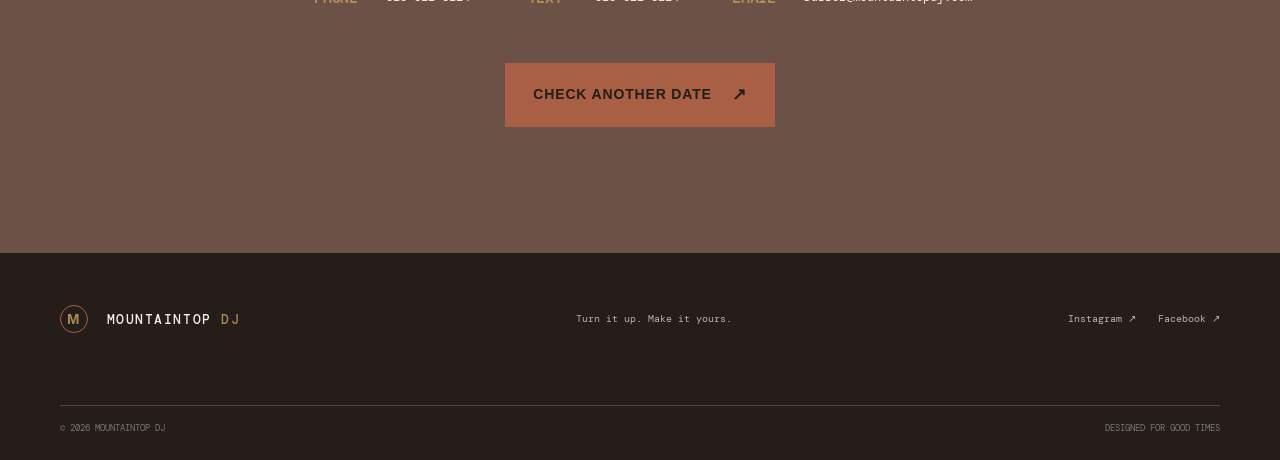
<file: apologies.html>
<!doctype html>
<html lang="en">
<head>
  <meta charset="UTF-8">
  <meta name="viewport" content="width=device-width, initial-scale=1">
  <title>Date Not Available | Mountaintop DJ</title>
  <meta name="description" content="This date is not available. Let's find another time for your event.">
  <link rel="stylesheet" href="styles.css">
  <link rel="preconnect" href="https://fonts.googleapis.com"><link rel="preconnect" href="https://fonts.gstatic.com" crossorigin><link href="https://fonts.googleapis.com/css2?family=DM+Mono:wght@400;500&family=Space+Grotesk:wght@400;500;600;700&display=swap" rel="stylesheet">
</head>
<body>
  <a class="skip-link" href="#main-content">Skip to content</a>
  <header class="site-header"><div class="container header-inner"><a class="logo" href="index.html"><span class="logo-mark">M</span> MOUNTAINTOP <b>DJ</b></a><nav aria-label="Main navigation"><a href="weddings.html">Weddings</a><a href="events.html">Other Events</a><a href="about.html">About</a><a href="index.html#reviews">Reviews</a><a class="button button-small" href="check-date.html">Check your date <span>↗</span></a></nav><button class="menu-toggle" type="button" aria-expanded="false" aria-controls="site-nav"><span></span><span></span><span></span><span class="sr-only">Menu</span></button></div></header>
  <main id="main-content">
    <section class="hero inner-hero"><div class="hero-overlay"></div><div class="container hero-content"><a class="back-link" href="check-date.html">← Try another date</a><p class="eyebrow"><span class="pulse"></span> That date is booked</p><h1>Apologies—<br><em>that one's taken.</em></h1><p class="hero-text">That date is already booked. Let's find another time that works for your event.</p></div></section>
    <section class="section page-content"><div class="container page-two-column"><div><p class="eyebrow">Let's keep looking</p><h2>Try another<br><span>date nearby.</span></h2></div><div><p class="lead">I know dates fill up fast. Go back and try a date a week earlier or later—I'd love to work with you on an event that fits your vision.</p><p>If you have questions about your specific date or want to get on a waitlist, reach out directly and we can talk through options.</p></div></div></section>
    <section class="page-cta"><div class="container"><p class="eyebrow">Still interested?</p><h2>Let's find<br><em>your date.</em></h2><div style="text-align: center; margin-top: 2rem;"><ul class="contact-details" style="display: flex; flex-wrap: wrap; justify-content: center; gap: 3rem; list-style: none; padding: 0;"><li><span style="display: block; font-size: 0.875rem; font-weight: 600; text-transform: uppercase; letter-spacing: 0.05em; margin-bottom: 0.5rem;">PHONE</span><a href="tel:+18186213124">818 621-3124</a></li><li><span style="display: block; font-size: 0.875rem; font-weight: 600; text-transform: uppercase; letter-spacing: 0.05em; margin-bottom: 0.5rem;">TEXT</span><a href="sms:+18186213124">818 621-3124</a></li><li><span style="display: block; font-size: 0.875rem; font-weight: 600; text-transform: uppercase; letter-spacing: 0.05em; margin-bottom: 0.5rem;">EMAIL</span><a href="mailto:Darrel@mountaintopdj.com">Darrel@mountaintopdj.com</a></li></ul></div><p style="text-align: center; margin-top: 2rem;"><a class="button" href="check-date.html">Check another date <span>↗</span></a></p></div></section>
  </main>
  <footer class="site-footer"><div class="container footer-inner"><a class="logo" href="index.html"><span class="logo-mark">M</span> MOUNTAINTOP <b>DJ</b></a><p>Turn it up. Make it yours.</p><div><a href="https://www.instagram.com/">Instagram ↗</a><a href="https://www.facebook.com/">Facebook ↗</a></div></div><div class="container copyright"><span>© <span id="current-year"></span> Mountaintop DJ</span><span>Designed for good times</span></div></footer>
  <script src="site.js"></script>
</body>
</html>
</file>
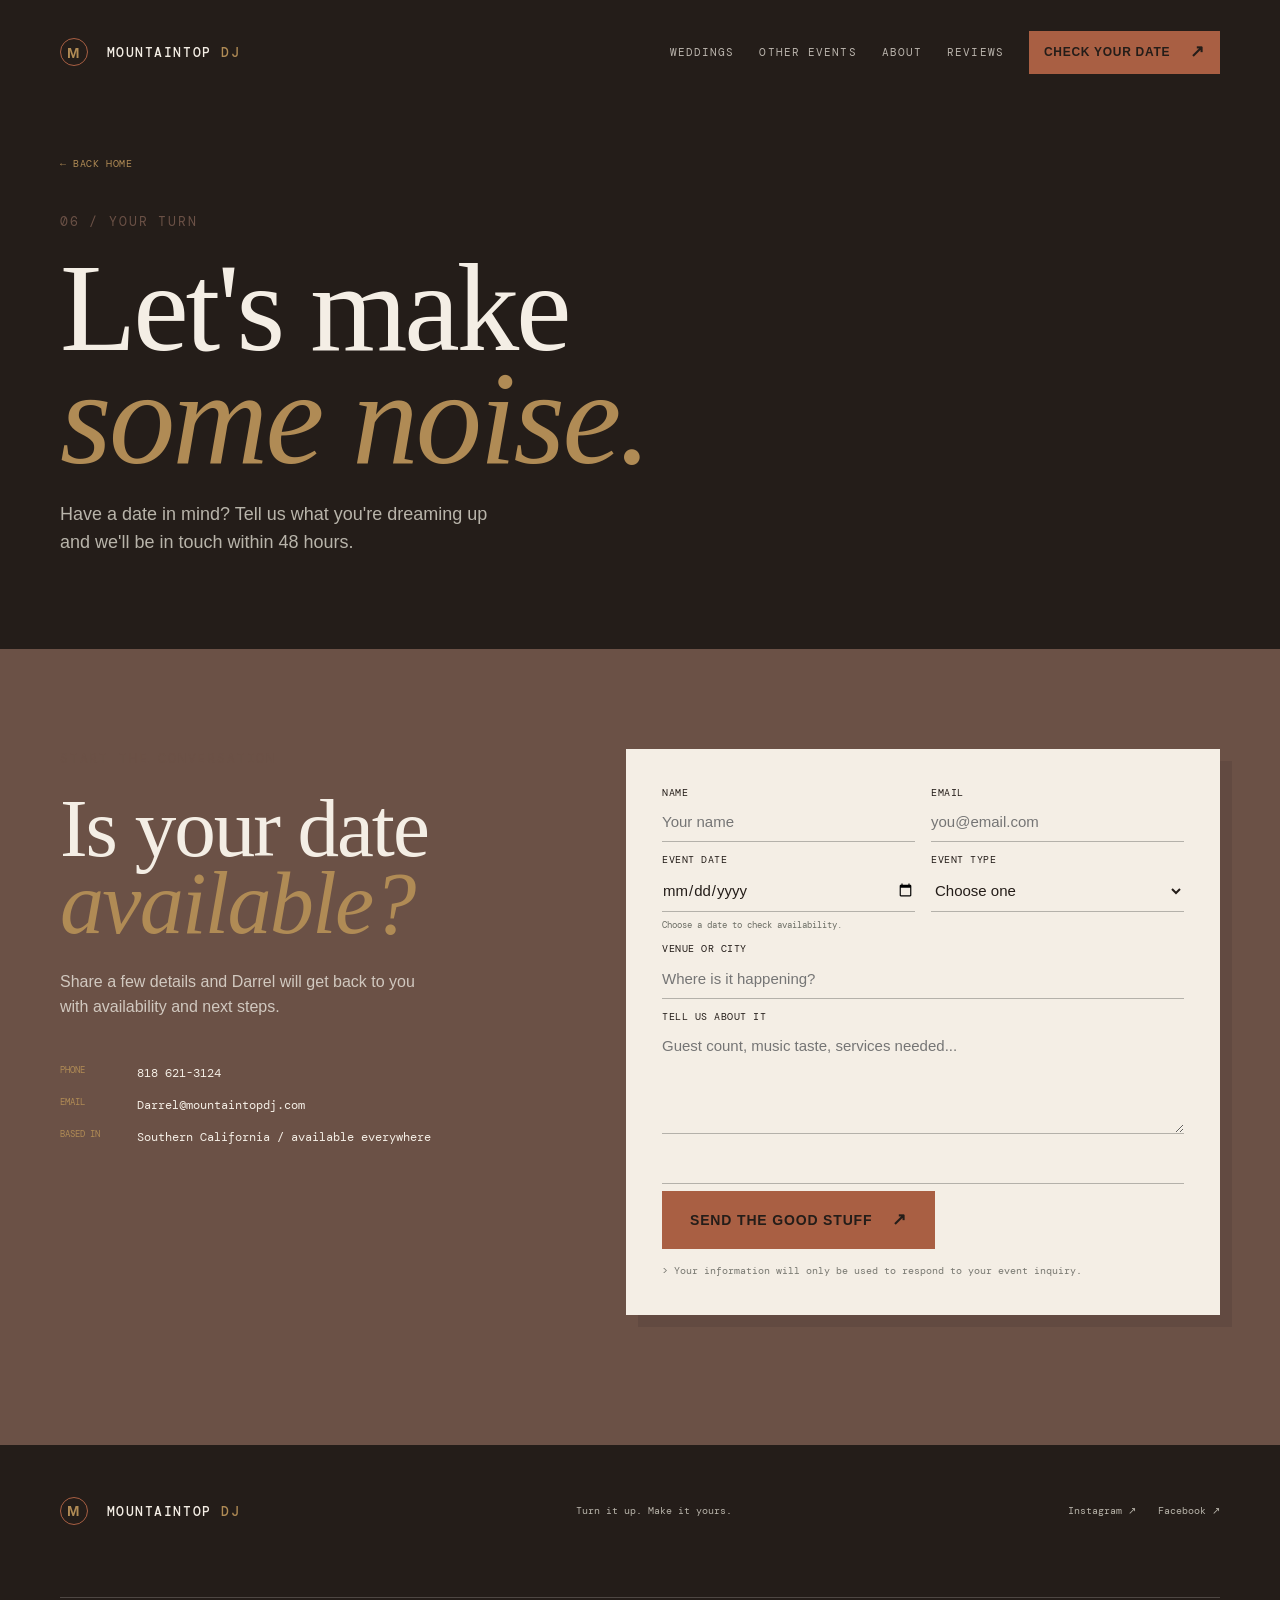
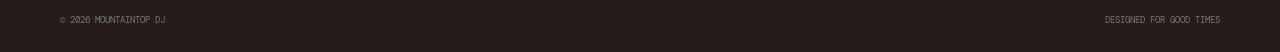
<file: check-date.html>
<!doctype html>
<html lang="en">
<head>
  <meta charset="UTF-8">
  <meta name="viewport" content="width=device-width, initial-scale=1">
  <title>Check Your Date | Mountaintop DJ</title>
  <meta name="description" content="Tell Mountaintop DJ about your wedding, party, or event and check your date.">
  <link rel="stylesheet" href="styles.css">
  <link rel="preconnect" href="https://fonts.googleapis.com"><link rel="preconnect" href="https://fonts.gstatic.com" crossorigin><link href="https://fonts.googleapis.com/css2?family=DM+Mono:wght@400;500&family=Space+Grotesk:wght@400;500;600;700&display=swap" rel="stylesheet">
</head>
<body>
  <a class="skip-link" href="#main-content">Skip to content</a>
  <header class="site-header"><div class="container header-inner"><a class="logo" href="index.html"><span class="logo-mark">M</span> MOUNTAINTOP <b>DJ</b></a><nav id="site-nav" aria-label="Main navigation"><a href="weddings.html">Weddings</a><a href="events.html">Other Events</a><a href="about.html">About</a><a href="index.html#reviews">Reviews</a><a class="button button-small" href="check-date.html">Check your date <span>↗</span></a></nav><button class="menu-toggle" type="button" aria-expanded="false" aria-controls="site-nav"><span></span><span></span><span></span><span class="sr-only">Menu</span></button></div></header>
  <main id="main-content">
    <section class="booking-hero"><div class="container booking-heading"><a class="back-link" href="index.html">← Back home</a><p class="eyebrow">06 / Your turn</p><h1>Let's make<br><em>some noise.</em></h1><p>Have a date in mind? Tell us what you're dreaming up and we'll be in touch within 48 hours.</p></div></section>
    <section class="booking-section"><div class="container booking-grid"><div class="booking-details"><p class="eyebrow">Start the conversation</p><h2>Is your date<br><span>available?</span></h2><p>Share a few details and Darrel will get back to you with availability and next steps.</p><ul class="contact-details"><li><span>PHONE</span><a href="tel:+18186213124">818 621-3124</a></li><li><span>EMAIL</span><a href="mailto:Darrel@mountaintopdj.com">Darrel@mountaintopdj.com</a></li><li><span>BASED IN</span>Southern California / available everywhere</li></ul></div><form class="contact-form" action="https://formsubmit.co/darrel@mountaintopdj.com" method="POST"><div class="form-row"><label for="name">Name<input id="name" name="name" type="text" placeholder="Your name" required></label><label for="email">Email<input id="email" name="email" type="email" placeholder="you@email.com" required></label></div><div class="form-row"><label for="date">Event date<input id="date" name="event_date" type="date" required></label><label for="event-type">Event type<select id="event-type" name="event_type" required><option value="">Choose one</option><option>Wedding</option><option>Private party</option><option>Corporate event</option><option>Other</option></select></label></div><label for="venue">Venue or city<input id="venue" name="venue" type="text" placeholder="Where is it happening?"></label><label for="message">Tell us about it<textarea id="message" name="message" rows="5" placeholder="Guest count, music taste, services needed..." required></textarea></label><input type="hidden" name="_subject" value="New Mountaintop DJ date inquiry"><input type="hidden" name="_template" value="table"><input type="hidden" name="_captcha" value="false"><input class="hidden-field" type="text" name="_gotcha" tabindex="-1" autocomplete="off"><button class="button" type="submit">Send the good stuff <span>↗</span></button><p class="form-note">> Your information will only be used to respond to your event inquiry.</p></form></div></section>
  </main>
  <footer class="site-footer"><div class="container footer-inner"><a class="logo" href="index.html"><span class="logo-mark">M</span> MOUNTAINTOP <b>DJ</b></a><p>Turn it up. Make it yours.</p><div><a href="https://www.instagram.com/">Instagram ↗</a><a href="https://www.facebook.com/">Facebook ↗</a></div></div><div class="container copyright"><span>© <span id="current-year"></span> Mountaintop DJ</span><span>Designed for good times</span></div></footer>
  <script src="site.js"></script>
</body>
</html>
</file>
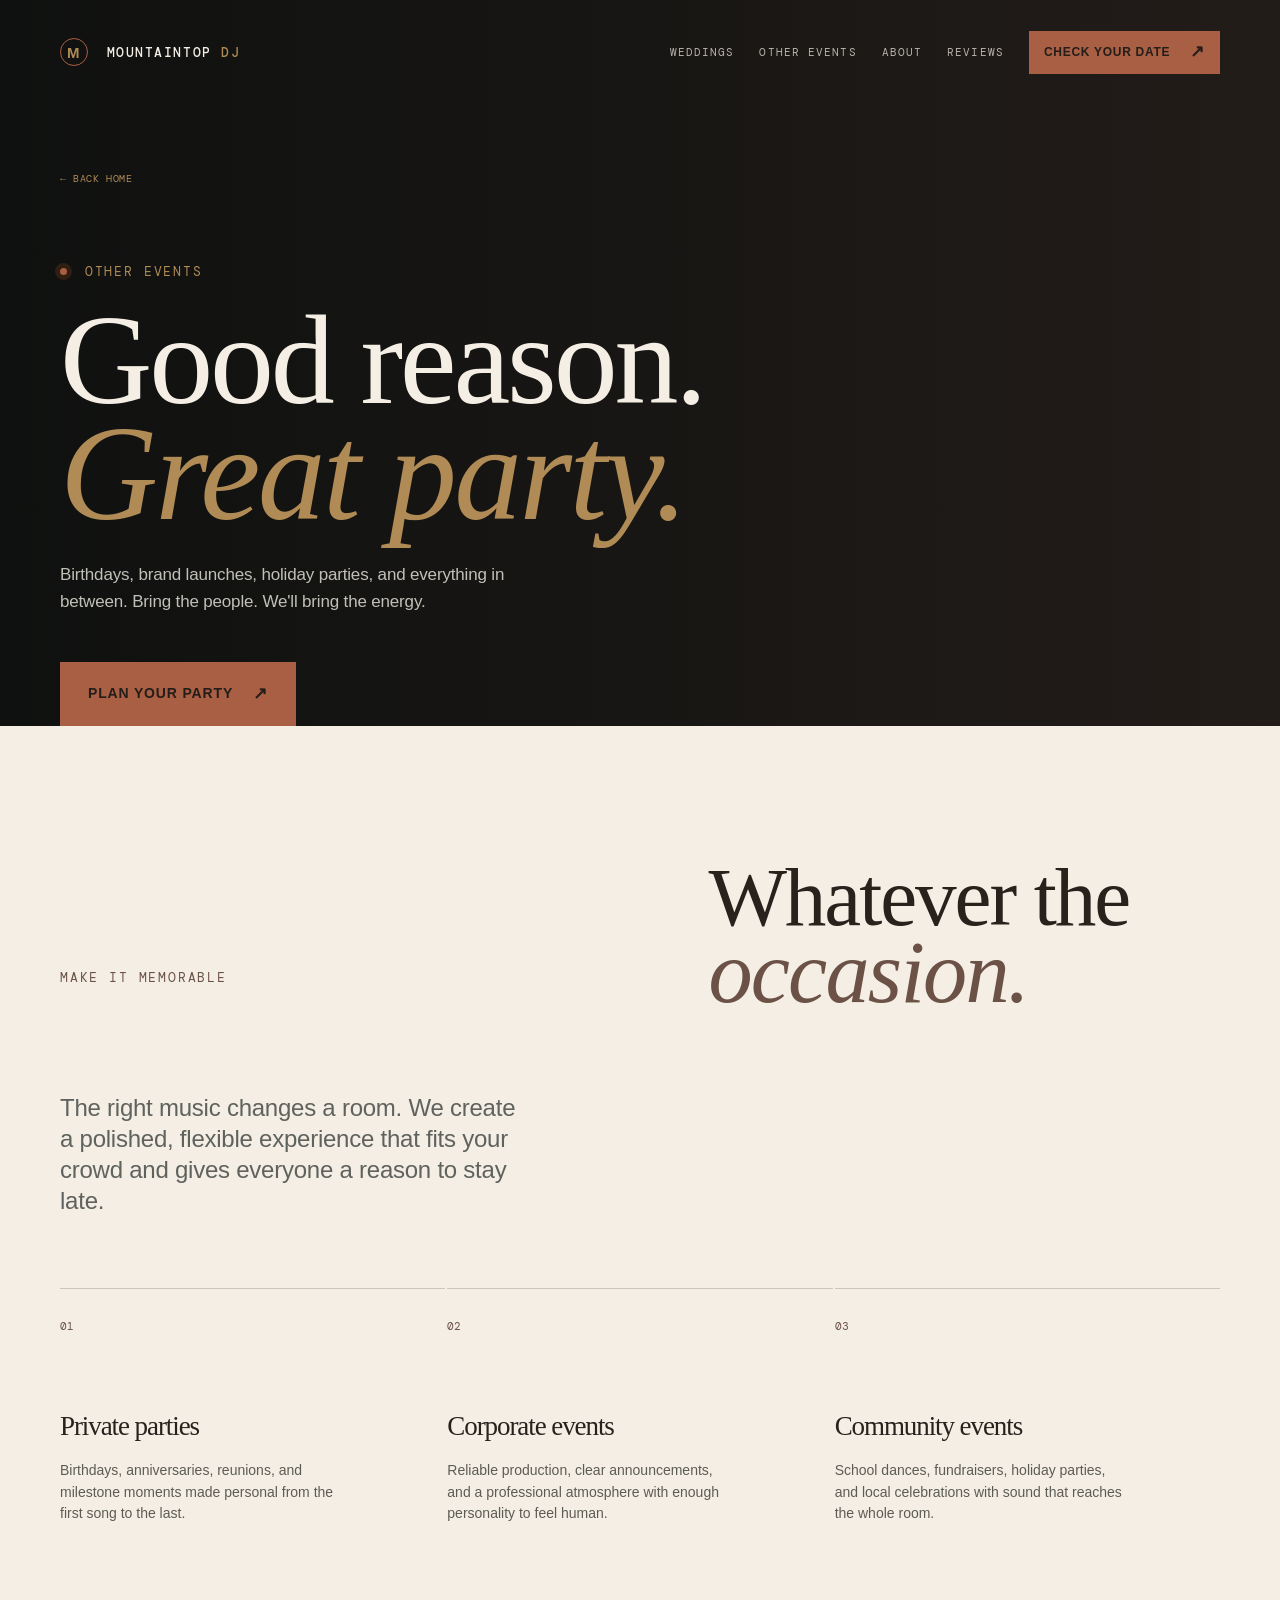
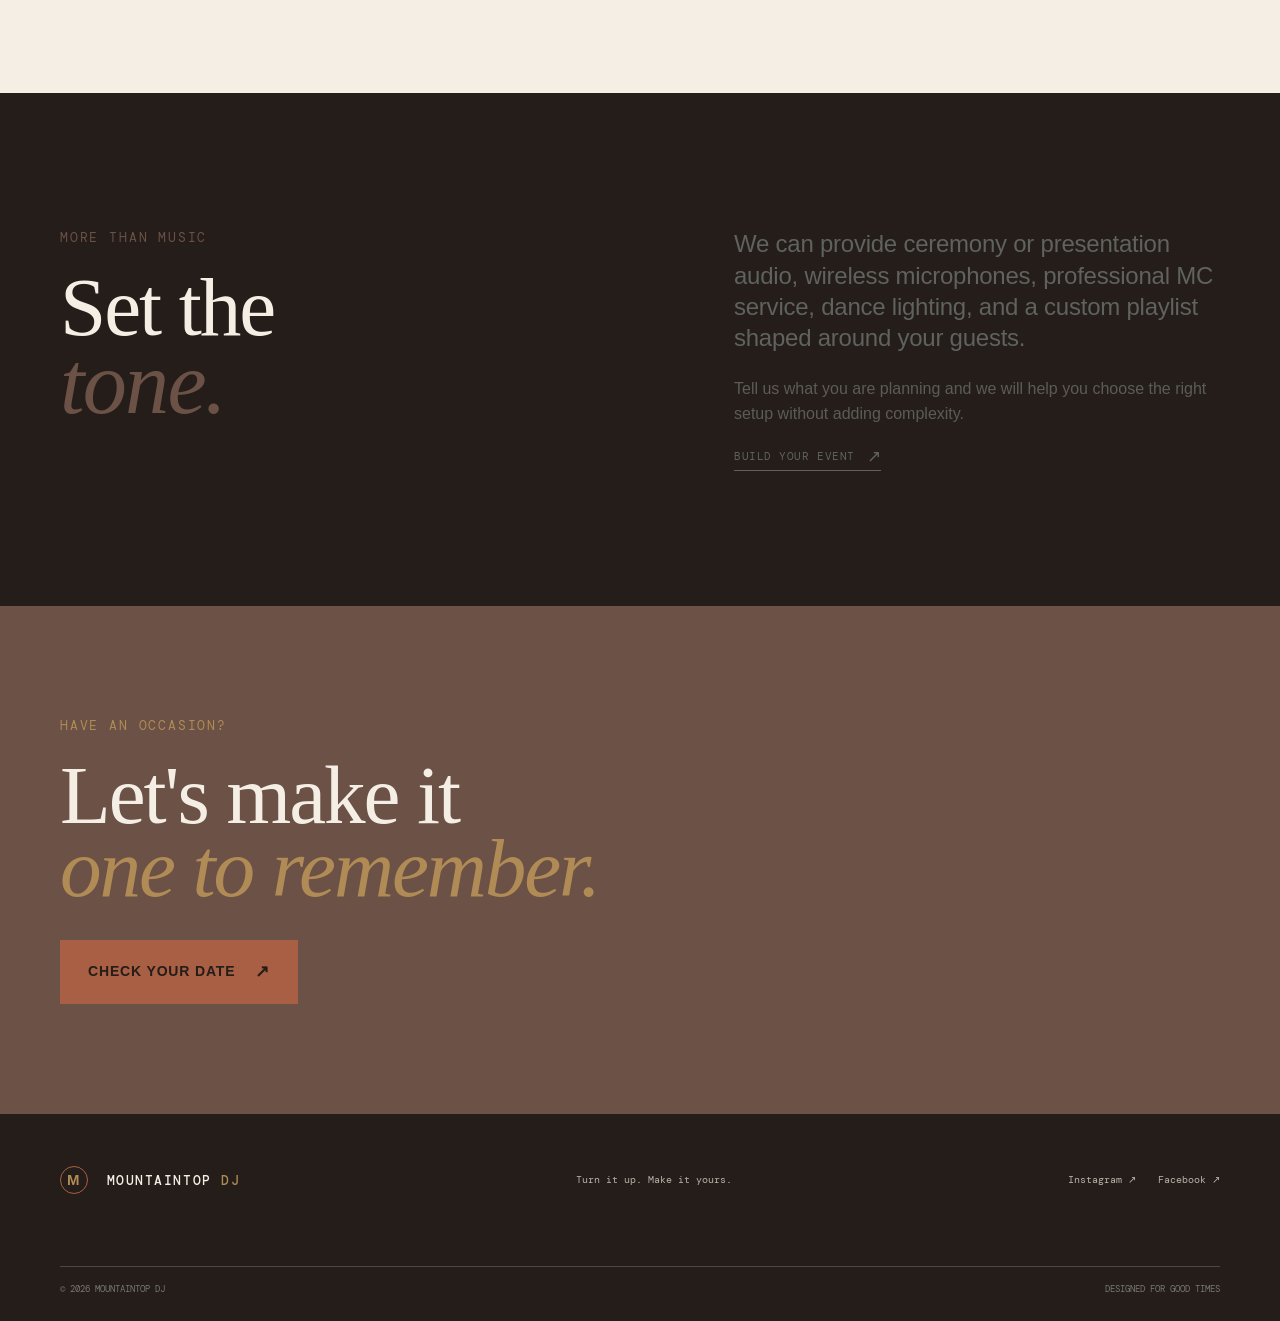
<file: events.html>
<!doctype html>
<html lang="en">
<head>
  <meta charset="UTF-8">
  <meta name="viewport" content="width=device-width, initial-scale=1">
  <title>Other Event DJ Services | Mountaintop DJ</title>
  <meta name="description" content="Mountaintop DJ services for private parties, corporate events, birthdays, anniversaries, school dances, and celebrations.">
  <link rel="stylesheet" href="styles.css">
  <link rel="preconnect" href="https://fonts.googleapis.com"><link rel="preconnect" href="https://fonts.gstatic.com" crossorigin><link href="https://fonts.googleapis.com/css2?family=DM+Mono:wght@400;500&family=Space+Grotesk:wght@400;500;600;700&display=swap" rel="stylesheet">
</head>
<body>
  <a class="skip-link" href="#main-content">Skip to content</a>
  <header class="site-header"><div class="container header-inner"><a class="logo" href="index.html"><span class="logo-mark">M</span> MOUNTAINTOP <b>DJ</b></a><nav aria-label="Main navigation"><a href="weddings.html">Weddings</a><a href="events.html">Other Events</a><a href="about.html">About</a><a href="index.html#reviews">Reviews</a><a class="button button-small" href="check-date.html">Check your date <span>↗</span></a></nav><button class="menu-toggle" type="button" aria-expanded="false" aria-controls="site-nav"><span></span><span></span><span></span><span class="sr-only">Menu</span></button></div></header>
  <main id="main-content">
    <section class="hero inner-hero events-hero"><div class="hero-overlay"></div><div class="container hero-content"><a class="back-link" href="index.html">← Back home</a><p class="eyebrow"><span class="pulse"></span> Other events</p><h1>Good reason.<br><em>Great party.</em></h1><p class="hero-text">Birthdays, brand launches, holiday parties, and everything in between. Bring the people. We'll bring the energy.</p><a class="button" href="check-date.html">Plan your party <span>↗</span></a></div></section>
    <section class="section page-content"><div class="container"><div class="page-intro"><p class="eyebrow">Make it memorable</p><h2>Whatever the<br><span>occasion.</span></h2><p class="lead">The right music changes a room. We create a polished, flexible experience that fits your crowd and gives everyone a reason to stay late.</p></div><div class="feature-grid"><article><span>01</span><h3>Private parties</h3><p>Birthdays, anniversaries, reunions, and milestone moments made personal from the first song to the last.</p></article><article><span>02</span><h3>Corporate events</h3><p>Reliable production, clear announcements, and a professional atmosphere with enough personality to feel human.</p></article><article><span>03</span><h3>Community events</h3><p>School dances, fundraisers, holiday parties, and local celebrations with sound that reaches the whole room.</p></article></div></div></section>
    <section class="section services-section"><div class="container page-two-column"><div><p class="eyebrow">More than music</p><h2>Set the<br><span>tone.</span></h2></div><div><p class="lead">We can provide ceremony or presentation audio, wireless microphones, professional MC service, dance lighting, and a custom playlist shaped around your guests.</p><p>Tell us what you are planning and we will help you choose the right setup without adding complexity.</p><a class="text-link" href="check-date.html">Build your event <span>↗</span></a></div></div></section>
    <section class="page-cta"><div class="container"><p class="eyebrow">Have an occasion?</p><h2>Let's make it<br><em>one to remember.</em></h2><a class="button" href="check-date.html">Check your date <span>↗</span></a></div></section>
  </main>
  <footer class="site-footer"><div class="container footer-inner"><a class="logo" href="index.html"><span class="logo-mark">M</span> MOUNTAINTOP <b>DJ</b></a><p>Turn it up. Make it yours.</p><div><a href="https://www.instagram.com/">Instagram ↗</a><a href="https://www.facebook.com/">Facebook ↗</a></div></div><div class="container copyright"><span>© <span id="current-year"></span> Mountaintop DJ</span><span>Designed for good times</span></div></footer>
  <script src="site.js"></script>
</body>
</html>
</file>
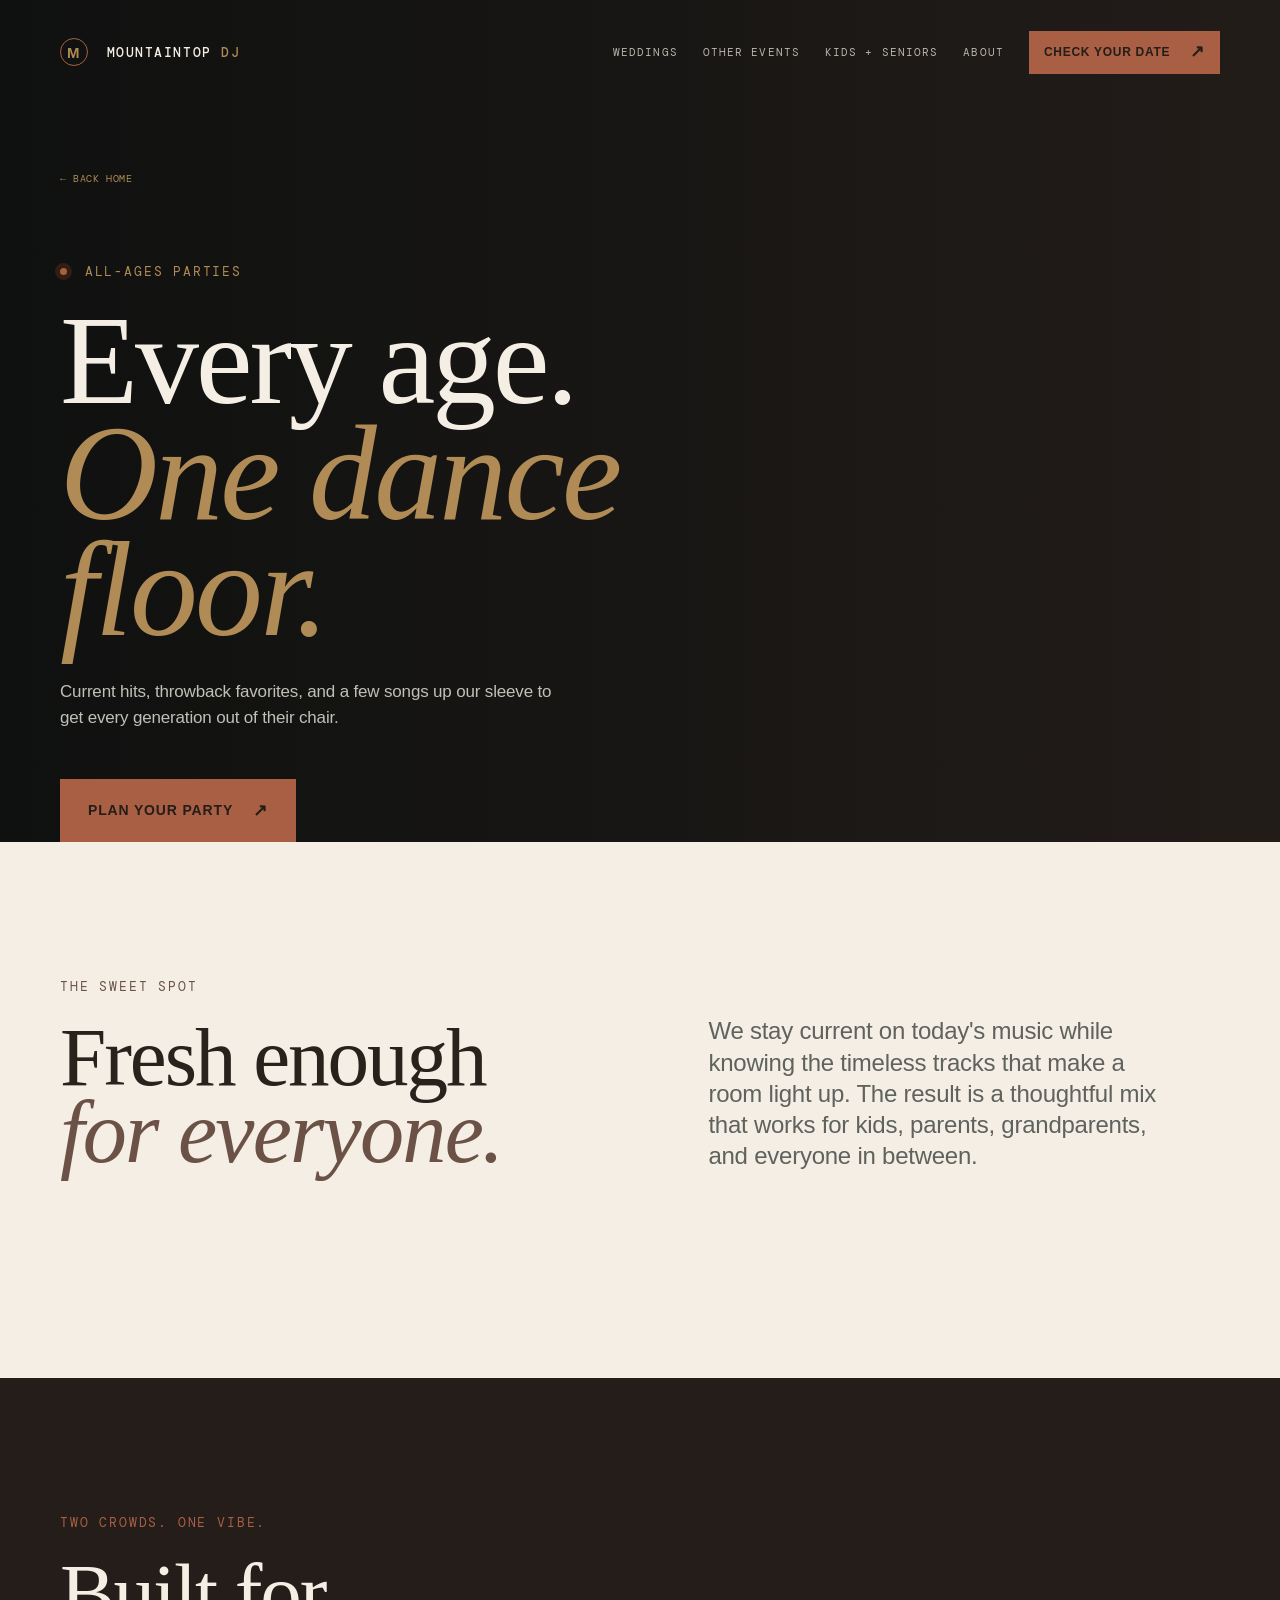
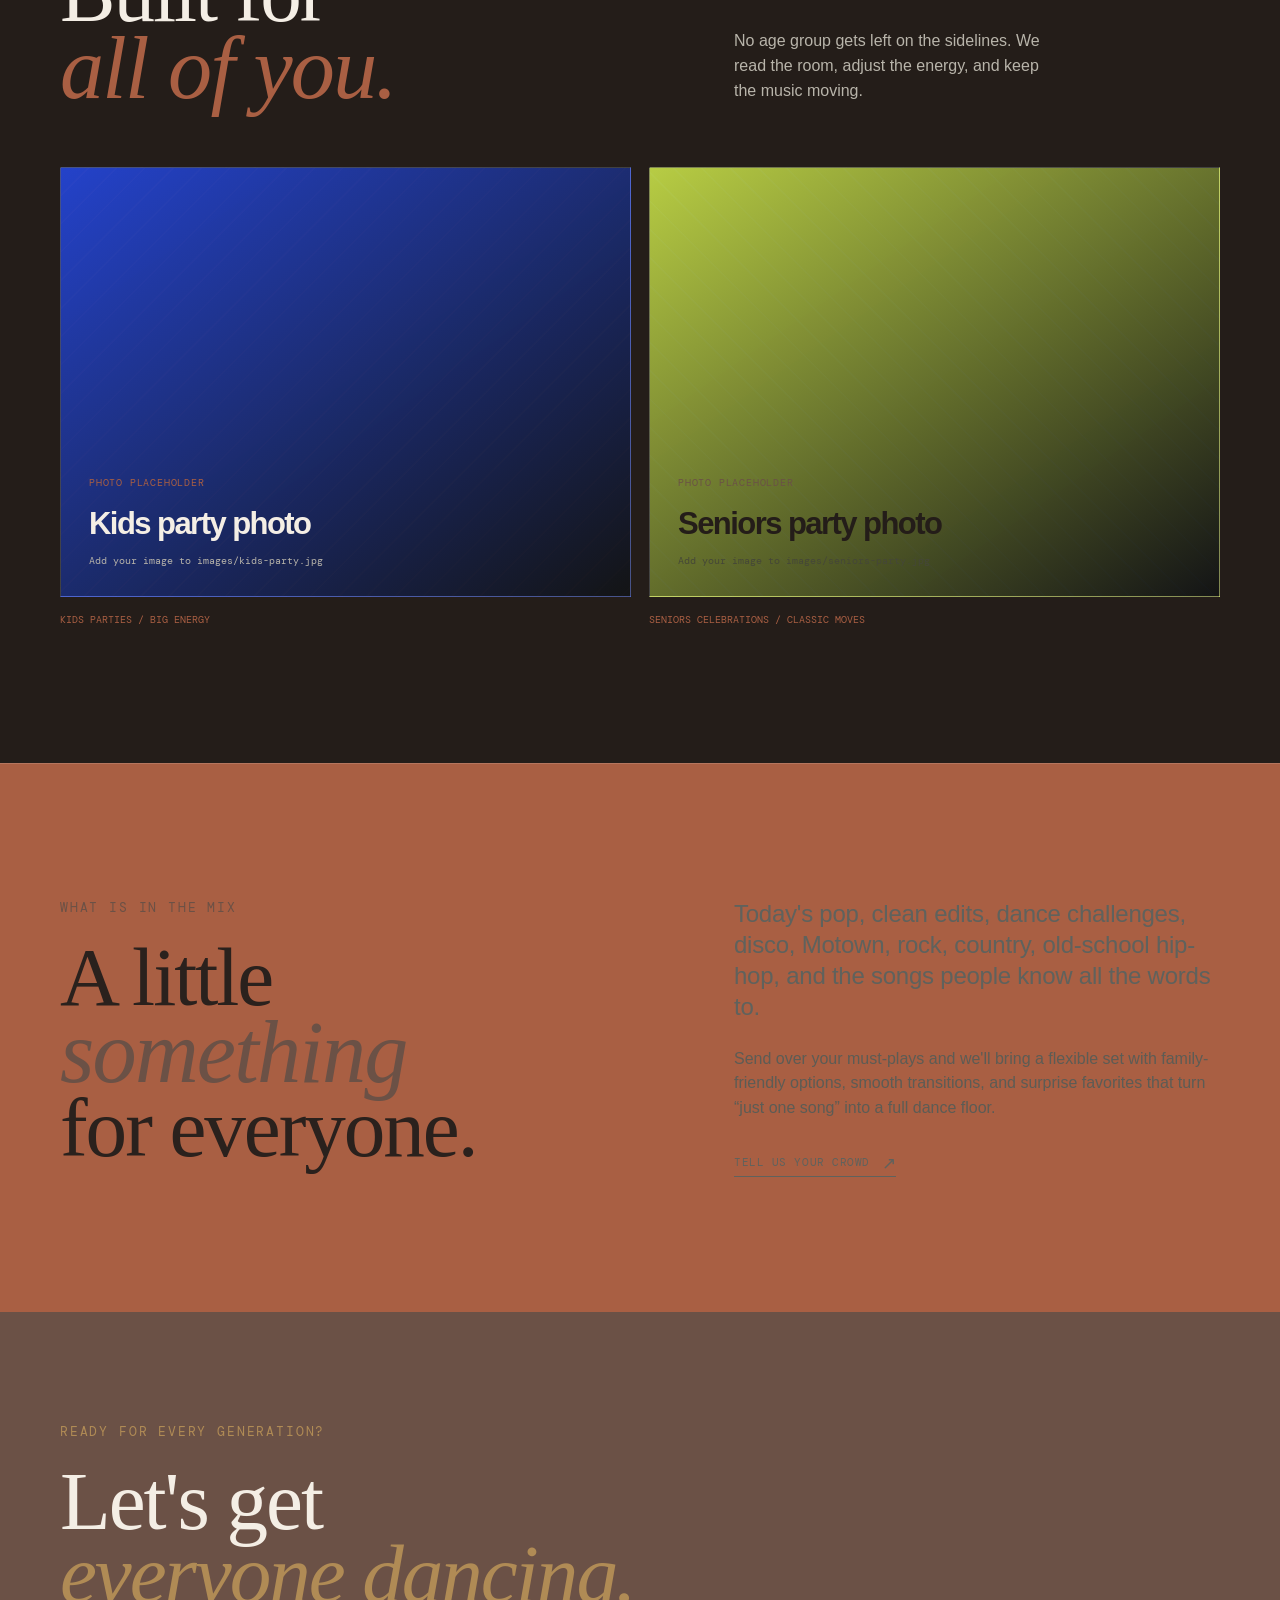
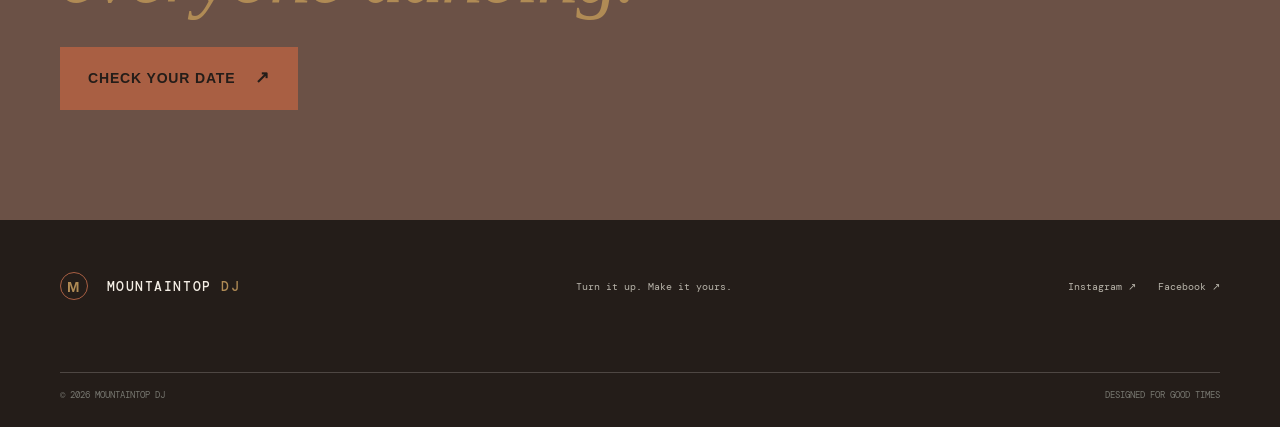
<file: kids-seniors.html>
<!doctype html>
<html lang="en">
<head>
  <meta charset="UTF-8">
  <meta name="viewport" content="width=device-width, initial-scale=1">
  <title>Kids + Seniors Parties | Mountaintop DJ</title>
  <meta name="description" content="All-ages DJ parties for kids and seniors, with current music, timeless favorites, and a song for every generation.">
  <link rel="stylesheet" href="styles.css">
  <link rel="preconnect" href="https://fonts.googleapis.com"><link rel="preconnect" href="https://fonts.gstatic.com" crossorigin><link href="https://fonts.googleapis.com/css2?family=DM+Mono:wght@400;500&family=Space+Grotesk:wght@400;500;600;700&display=swap" rel="stylesheet">
</head>
<body>
  <a class="skip-link" href="#main-content">Skip to content</a>
  <header class="site-header"><div class="container header-inner"><a class="logo" href="index.html"><span class="logo-mark">M</span> MOUNTAINTOP <b>DJ</b></a><nav aria-label="Main navigation"><a href="weddings.html">Weddings</a><a href="events.html">Other Events</a><a href="kids-seniors.html">Kids + Seniors</a><a href="about.html">About</a><a class="button button-small" href="check-date.html">Check your date <span>↗</span></a></nav><button class="menu-toggle" type="button" aria-expanded="false" aria-controls="site-nav"><span></span><span></span><span></span><span class="sr-only">Menu</span></button></div></header>
  <main id="main-content">
    <section class="hero inner-hero all-ages-hero"><div class="hero-overlay"></div><div class="container hero-content"><a class="back-link" href="index.html">← Back home</a><p class="eyebrow"><span class="pulse"></span> All-ages parties</p><h1>Every age.<br><em>One dance floor.</em></h1><p class="hero-text">Current hits, throwback favorites, and a few songs up our sleeve to get every generation out of their chair.</p><a class="button" href="check-date.html">Plan your party <span>↗</span></a></div></section>
    <section class="section page-content"><div class="container page-intro"><div><p class="eyebrow">The sweet spot</p><h2>Fresh enough<br><span>for everyone.</span></h2></div><p class="lead">We stay current on today's music while knowing the timeless tracks that make a room light up. The result is a thoughtful mix that works for kids, parents, grandparents, and everyone in between.</p></div></section>
    <section class="section age-section"><div class="container"><div class="section-top"><div><p class="eyebrow">Two crowds. One vibe.</p><h2>Built for<br><span>all of you.</span></h2></div><p class="section-aside">No age group gets left on the sidelines. We read the room, adjust the energy, and keep the music moving.</p></div><div class="age-grid"><figure class="party-photo kids-photo"><div class="photo-placeholder"><span>PHOTO PLACEHOLDER</span><strong>Kids party photo</strong><small>Add your image to images/kids-party.jpg</small></div><figcaption>Kids parties / big energy</figcaption></figure><figure class="party-photo seniors-photo"><div class="photo-placeholder"><span>PHOTO PLACEHOLDER</span><strong>Seniors party photo</strong><small>Add your image to images/seniors-party.jpg</small></div><figcaption>Seniors celebrations / classic moves</figcaption></figure></div></div></section>
    <section class="section process-section"><div class="container page-two-column"><div><p class="eyebrow">What is in the mix</p><h2>A little<br><span>something</span><br>for everyone.</h2></div><div><p class="lead">Today's pop, clean edits, dance challenges, disco, Motown, rock, country, old-school hip-hop, and the songs people know all the words to.</p><p>Send over your must-plays and we'll bring a flexible set with family-friendly options, smooth transitions, and surprise favorites that turn “just one song” into a full dance floor.</p><a class="text-link dark-link" href="check-date.html">Tell us your crowd <span>↗</span></a></div></div></section>
    <section class="page-cta"><div class="container"><p class="eyebrow">Ready for every generation?</p><h2>Let's get<br><em>everyone dancing.</em></h2><a class="button" href="check-date.html">Check your date <span>↗</span></a></div></section>
  </main>
  <footer class="site-footer"><div class="container footer-inner"><a class="logo" href="index.html"><span class="logo-mark">M</span> MOUNTAINTOP <b>DJ</b></a><p>Turn it up. Make it yours.</p><div><a href="https://www.instagram.com/">Instagram ↗</a><a href="https://www.facebook.com/">Facebook ↗</a></div></div><div class="container copyright"><span>© <span id="current-year"></span> Mountaintop DJ</span><span>Designed for good times</span></div></footer>
  <script src="site.js"></script>
</body>
</html>
</file>
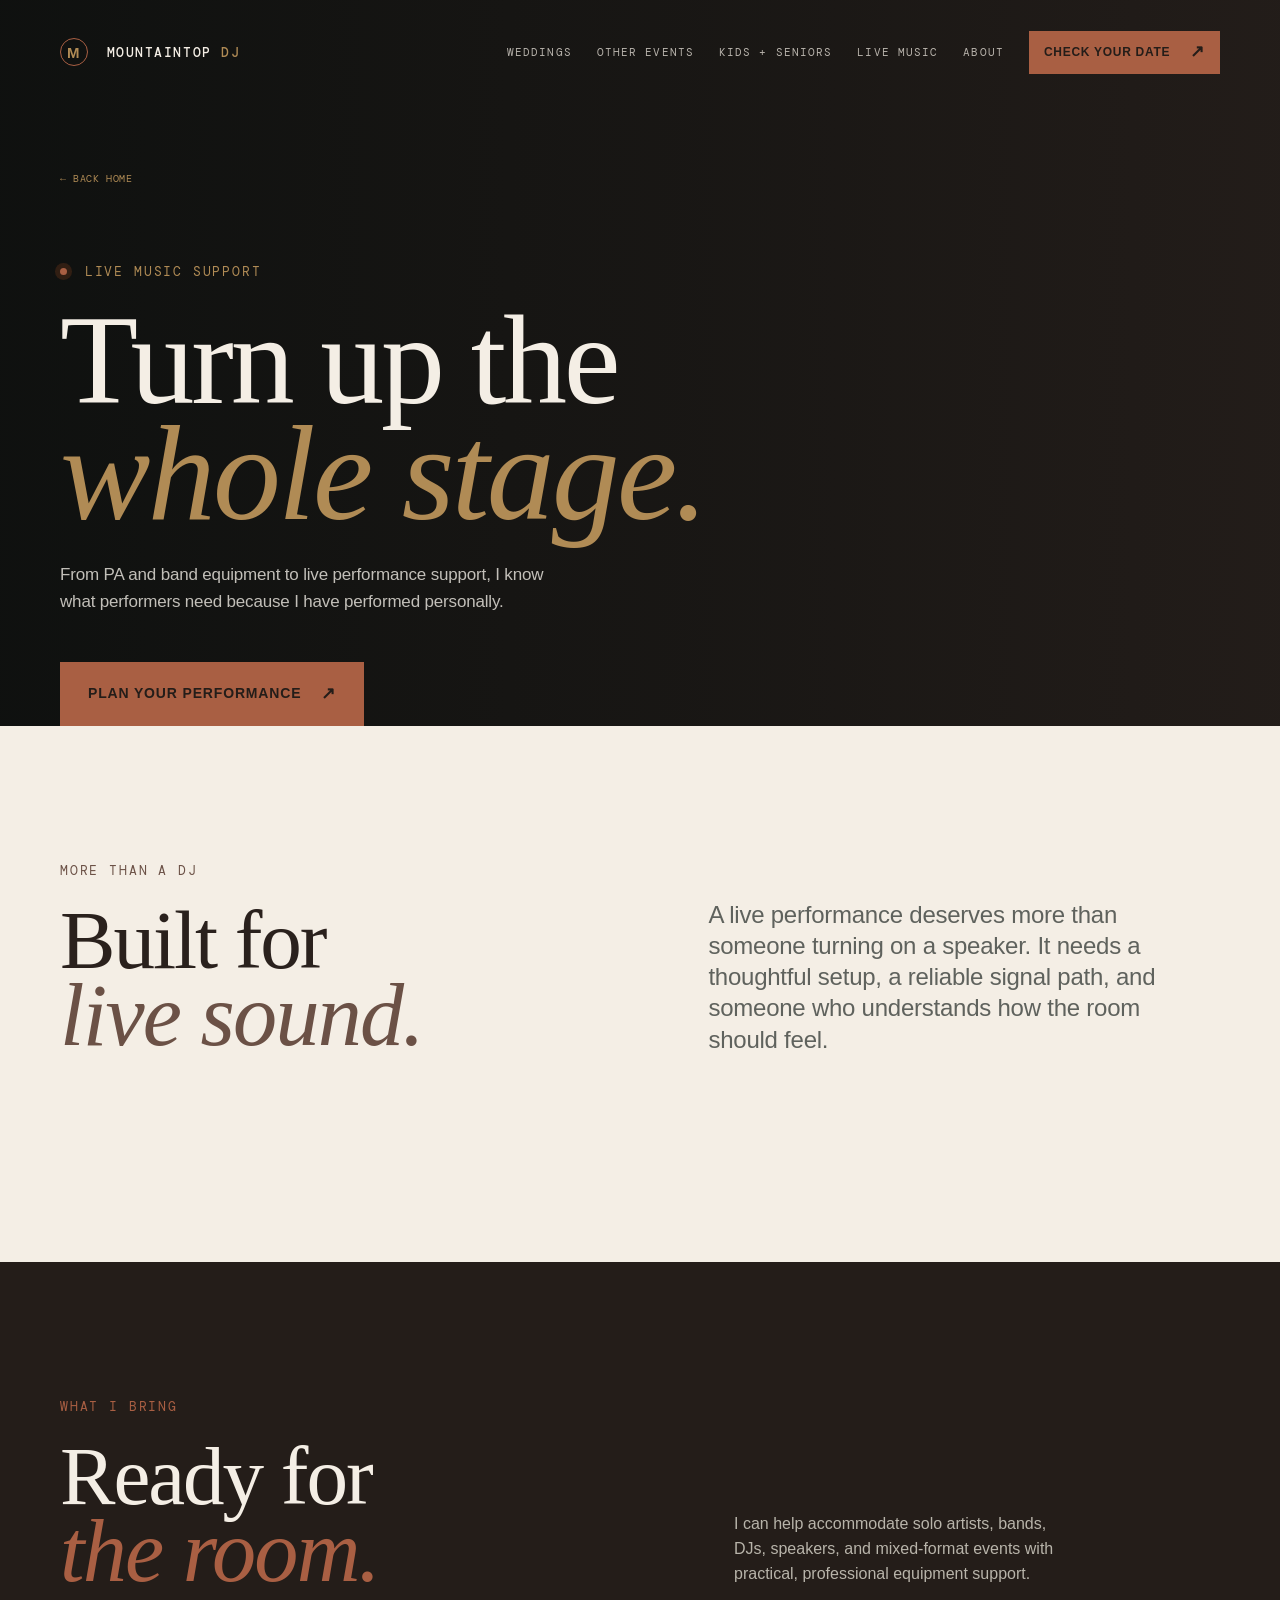
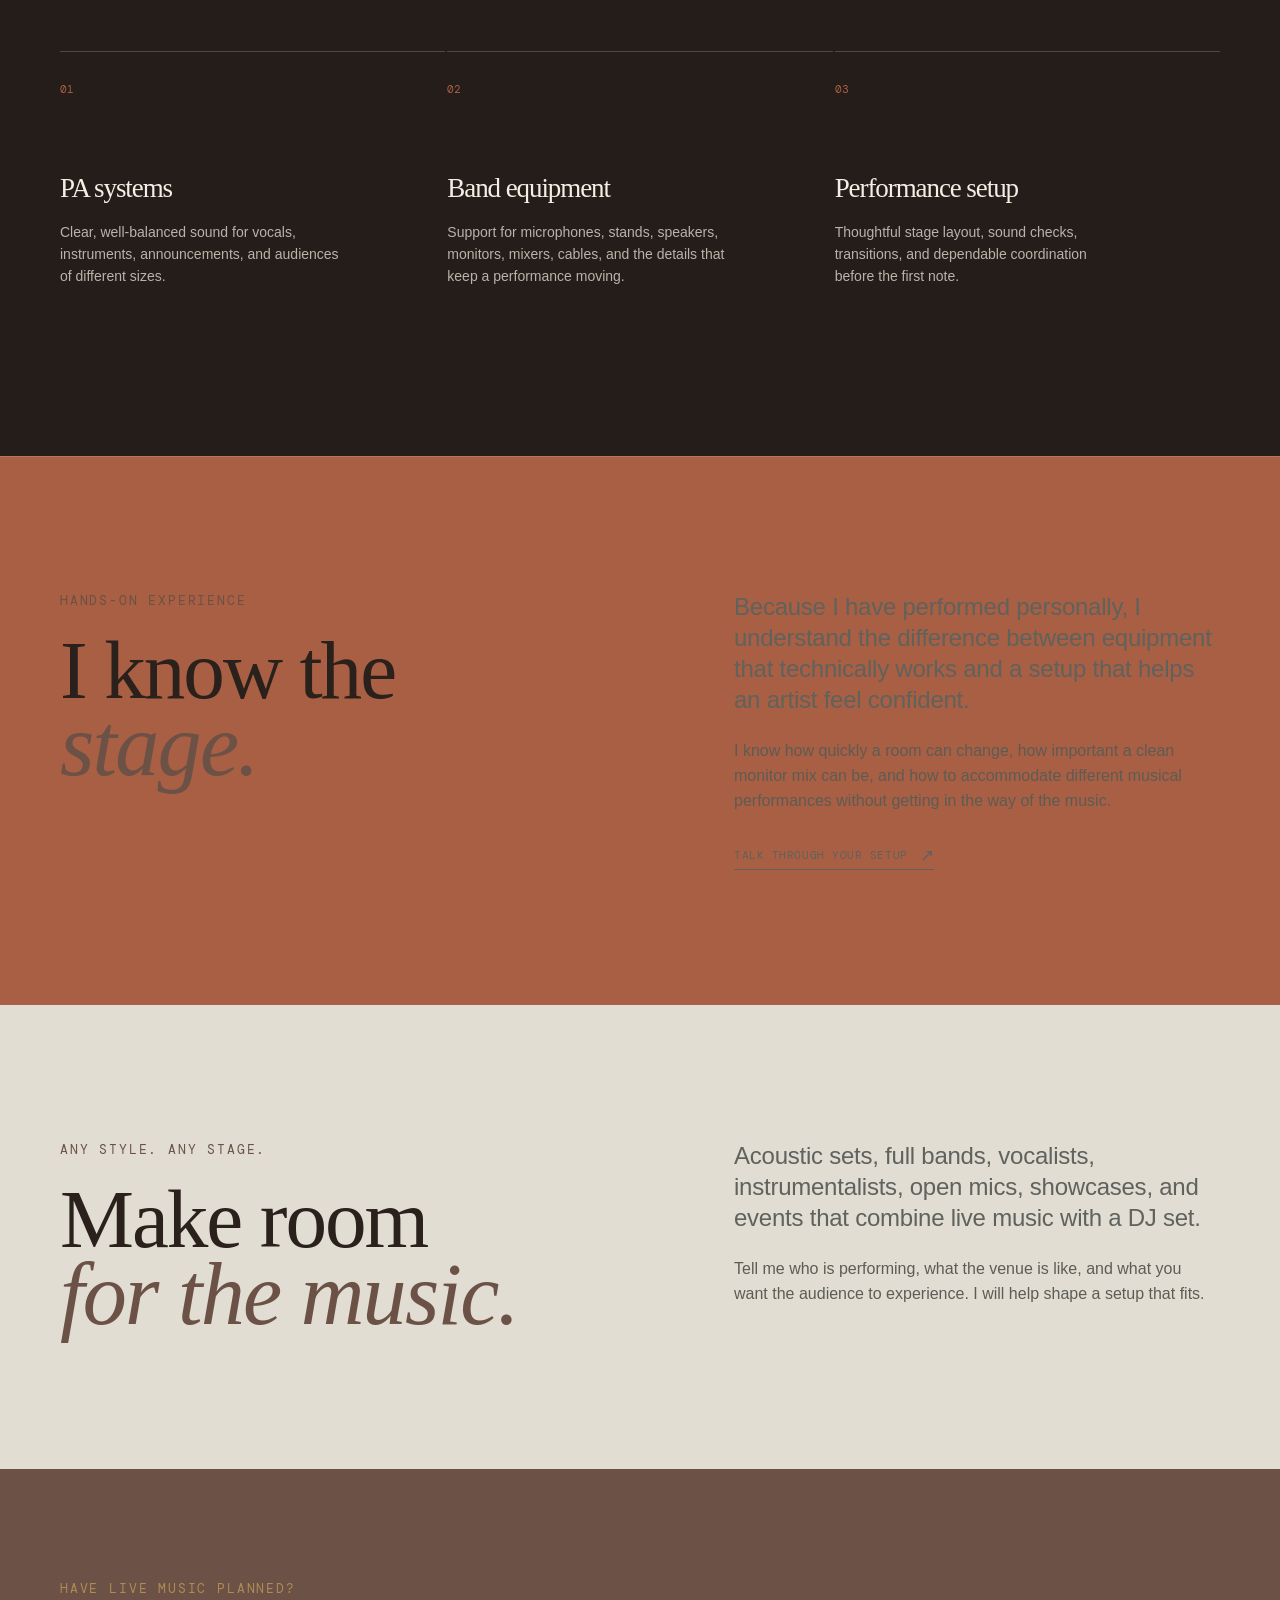
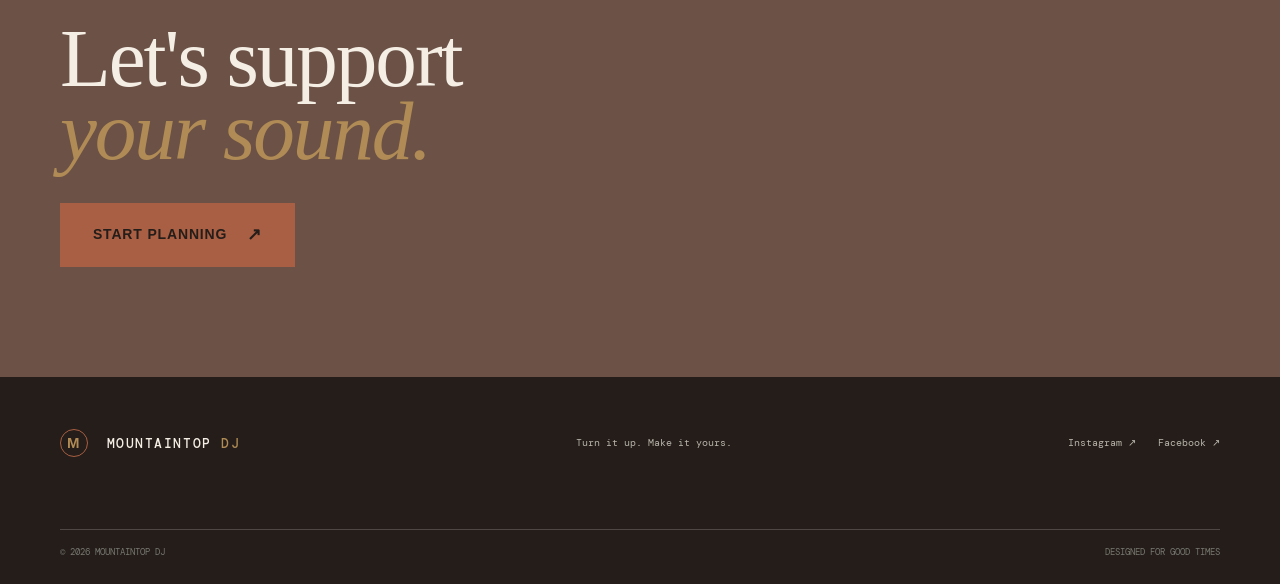
<file: live-music.html>
<!doctype html>
<html lang="en">
<head>
  <meta charset="UTF-8">
  <meta name="viewport" content="width=device-width, initial-scale=1">
  <title>Live Music Support | Mountaintop DJ</title>
  <meta name="description" content="Live music support from Mountaintop DJ, including PA systems, band equipment, performance experience, and adaptable event production.">
  <link rel="stylesheet" href="styles.css">
  <link rel="preconnect" href="https://fonts.googleapis.com"><link rel="preconnect" href="https://fonts.gstatic.com" crossorigin><link href="https://fonts.googleapis.com/css2?family=DM+Mono:wght@400;500&family=Space+Grotesk:wght@400;500;600;700&display=swap" rel="stylesheet">
</head>
<body>
  <a class="skip-link" href="#main-content">Skip to content</a>
  <header class="site-header"><div class="container header-inner"><a class="logo" href="index.html"><span class="logo-mark">M</span> MOUNTAINTOP <b>DJ</b></a><nav aria-label="Main navigation"><a href="weddings.html">Weddings</a><a href="events.html">Other Events</a><a href="kids-seniors.html">Kids + Seniors</a><a href="live-music.html">Live Music</a><a href="about.html">About</a><a class="button button-small" href="check-date.html">Check your date <span>↗</span></a></nav><button class="menu-toggle" type="button" aria-expanded="false" aria-controls="site-nav"><span></span><span></span><span></span><span class="sr-only">Menu</span></button></div></header>
  <main id="main-content">
    <section class="hero inner-hero live-music-hero"><div class="hero-overlay"></div><div class="container hero-content"><a class="back-link" href="index.html">← Back home</a><p class="eyebrow"><span class="pulse"></span> Live music support</p><h1>Turn up the<br><em>whole stage.</em></h1><p class="hero-text">From PA and band equipment to live performance support, I know what performers need because I have performed personally.</p><a class="button" href="check-date.html">Plan your performance <span>↗</span></a></div></section>
    <section class="section page-content"><div class="container page-intro"><div><p class="eyebrow">More than a DJ</p><h2>Built for<br><span>live sound.</span></h2></div><p class="lead">A live performance deserves more than someone turning on a speaker. It needs a thoughtful setup, a reliable signal path, and someone who understands how the room should feel.</p></div></section>
    <section class="section live-equipment-section"><div class="container"><div class="section-top"><div><p class="eyebrow">What I bring</p><h2>Ready for<br><span>the room.</span></h2></div><p class="section-aside">I can help accommodate solo artists, bands, DJs, speakers, and mixed-format events with practical, professional equipment support.</p></div><div class="feature-grid equipment-grid"><article><span>01</span><h3>PA systems</h3><p>Clear, well-balanced sound for vocals, instruments, announcements, and audiences of different sizes.</p></article><article><span>02</span><h3>Band equipment</h3><p>Support for microphones, stands, speakers, monitors, mixers, cables, and the details that keep a performance moving.</p></article><article><span>03</span><h3>Performance setup</h3><p>Thoughtful stage layout, sound checks, transitions, and dependable coordination before the first note.</p></article></div></div></section>
    <section class="section process-section"><div class="container page-two-column"><div><p class="eyebrow">Hands-on experience</p><h2>I know the<br><span>stage.</span></h2></div><div><p class="lead">Because I have performed personally, I understand the difference between equipment that technically works and a setup that helps an artist feel confident.</p><p>I know how quickly a room can change, how important a clean monitor mix can be, and how to accommodate different musical performances without getting in the way of the music.</p><a class="text-link dark-link" href="check-date.html">Talk through your setup <span>↗</span></a></div></div></section>
    <section class="section live-flex-section"><div class="container page-two-column"><div><p class="eyebrow">Any style. Any stage.</p><h2>Make room<br><span>for the music.</span></h2></div><div><p class="lead">Acoustic sets, full bands, vocalists, instrumentalists, open mics, showcases, and events that combine live music with a DJ set.</p><p>Tell me who is performing, what the venue is like, and what you want the audience to experience. I will help shape a setup that fits.</p></div></div></section>
    <section class="page-cta"><div class="container"><p class="eyebrow">Have live music planned?</p><h2>Let's support<br><em>your sound.</em></h2><a class="button" href="check-date.html">Start planning <span>↗</span></a></div></section>
  </main>
  <footer class="site-footer"><div class="container footer-inner"><a class="logo" href="index.html"><span class="logo-mark">M</span> MOUNTAINTOP <b>DJ</b></a><p>Turn it up. Make it yours.</p><div><a href="https://www.instagram.com/">Instagram ↗</a><a href="https://www.facebook.com/">Facebook ↗</a></div></div><div class="container copyright"><span>© <span id="current-year"></span> Mountaintop DJ</span><span>Designed for good times</span></div></footer>
  <script src="site.js"></script>
</body>
</html>
</file>
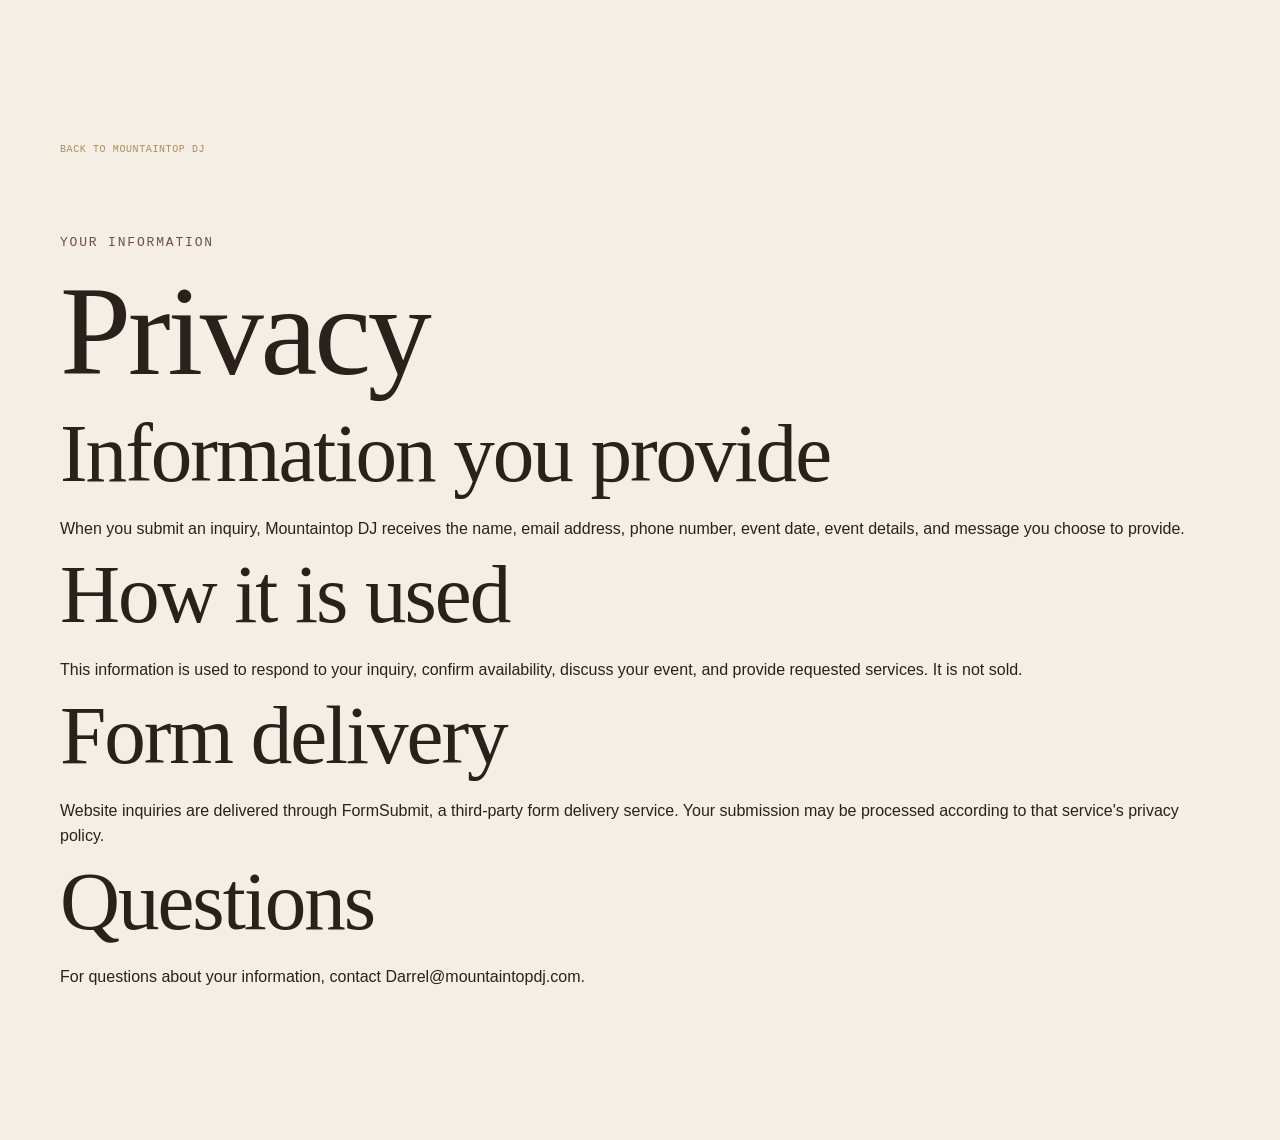
<file: privacy.html>
<!DOCTYPE html>
<html lang="en">
<head>
  <meta charset="UTF-8">
  <meta name="viewport" content="width=device-width, initial-scale=1">
  <title>Privacy | Mountaintop DJ</title>
  <meta name="description" content="Privacy information for Mountaintop DJ inquiries.">
  <link rel="stylesheet" href="styles.css">
</head>
<body>
  <header class="site-header">
    <div class="container header-inner">
      <a class="logo" href="index.html" aria-label="Mountaintop DJ home">Mountaintop<span>DJ</span></a>
    </div>
  </header>

  <main class="page-content section">
    <div class="container narrow">
      <a class="back-link" href="index.html">Back to Mountaintop DJ</a>
      <p class="eyebrow">Your information</p>
      <h1>Privacy</h1>

      <h2>Information you provide</h2>
      <p>When you submit an inquiry, Mountaintop DJ receives the name, email address, phone number, event date, event details, and message you choose to provide.</p>

      <h2>How it is used</h2>
      <p>This information is used to respond to your inquiry, confirm availability, discuss your event, and provide requested services. It is not sold.</p>

      <h2>Form delivery</h2>
      <p>Website inquiries are delivered through FormSubmit, a third-party form delivery service. Your submission may be processed according to that service's privacy policy.</p>

      <h2>Questions</h2>
      <p>For questions about your information, contact <a href="mailto:Darrel@mountaintopdj.com">Darrel@mountaintopdj.com</a>.</p>
    </div>
  </main>
</body>
</html>
</file>
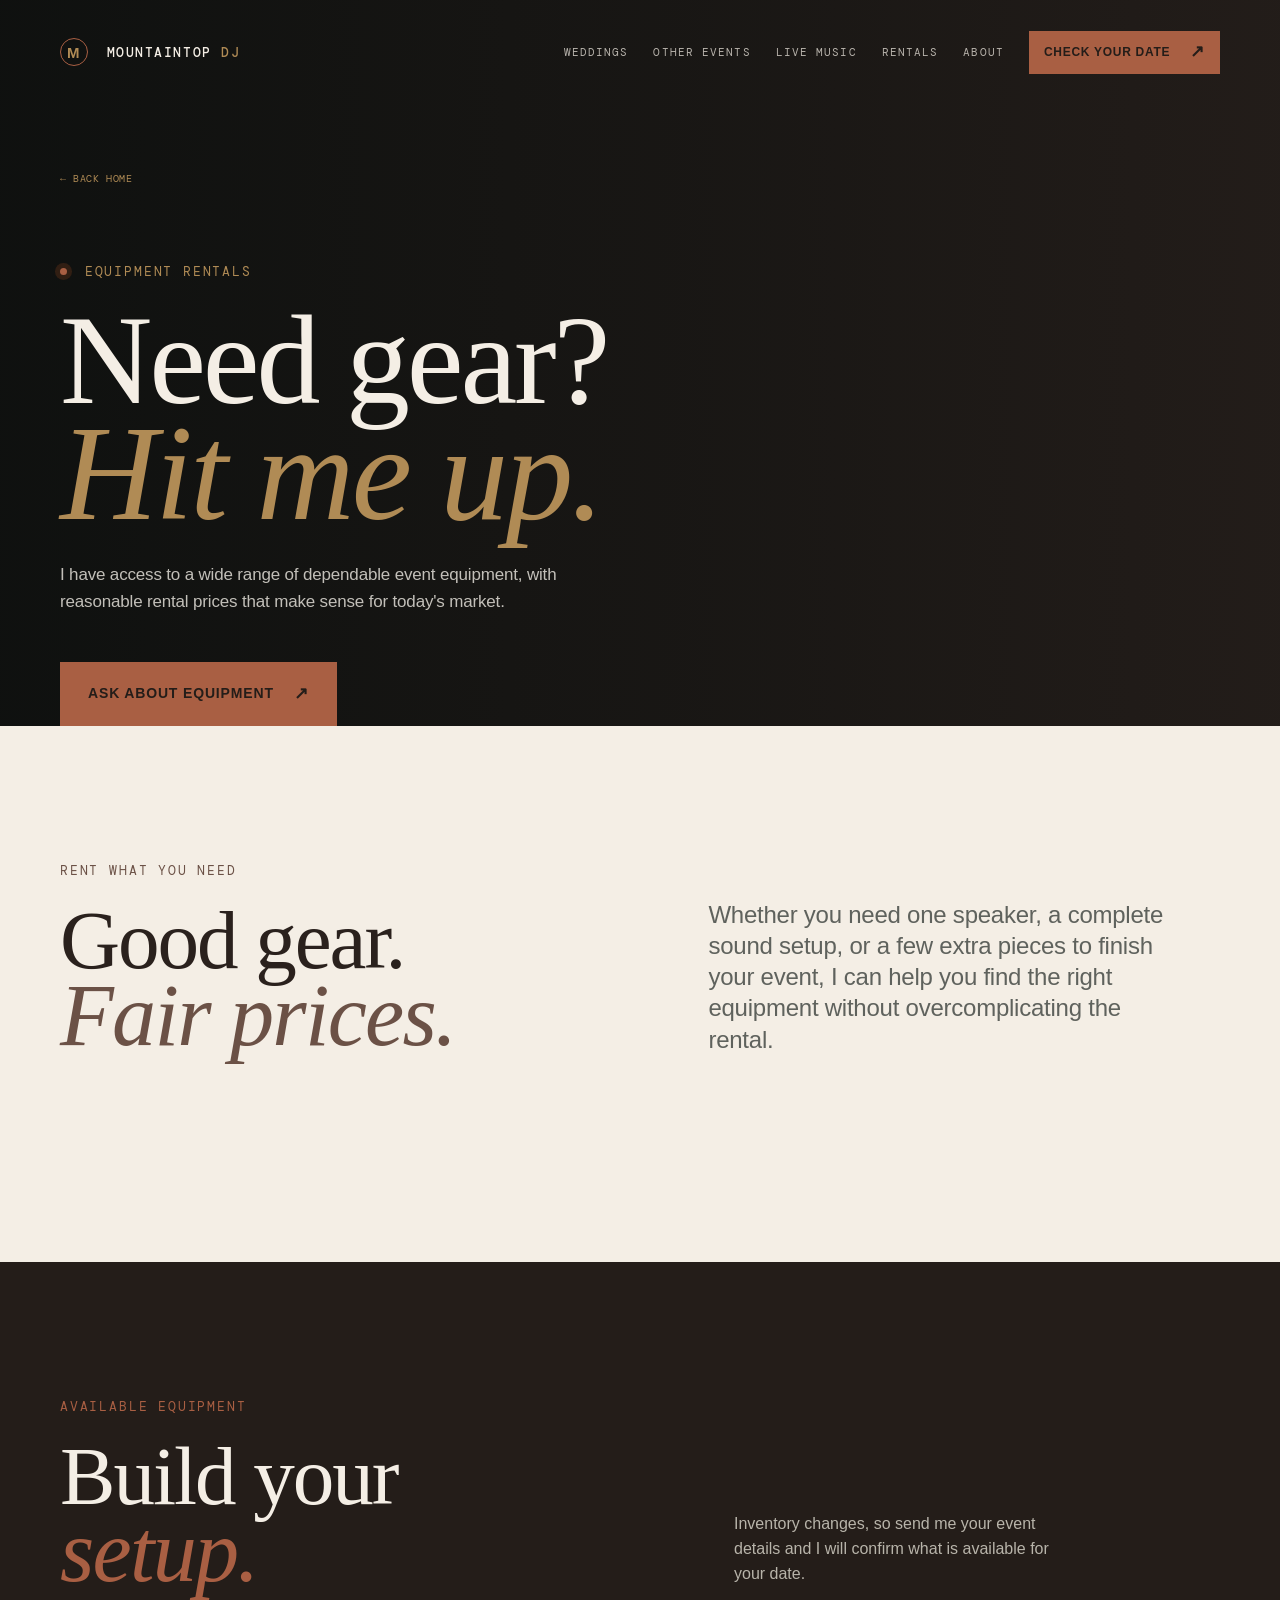
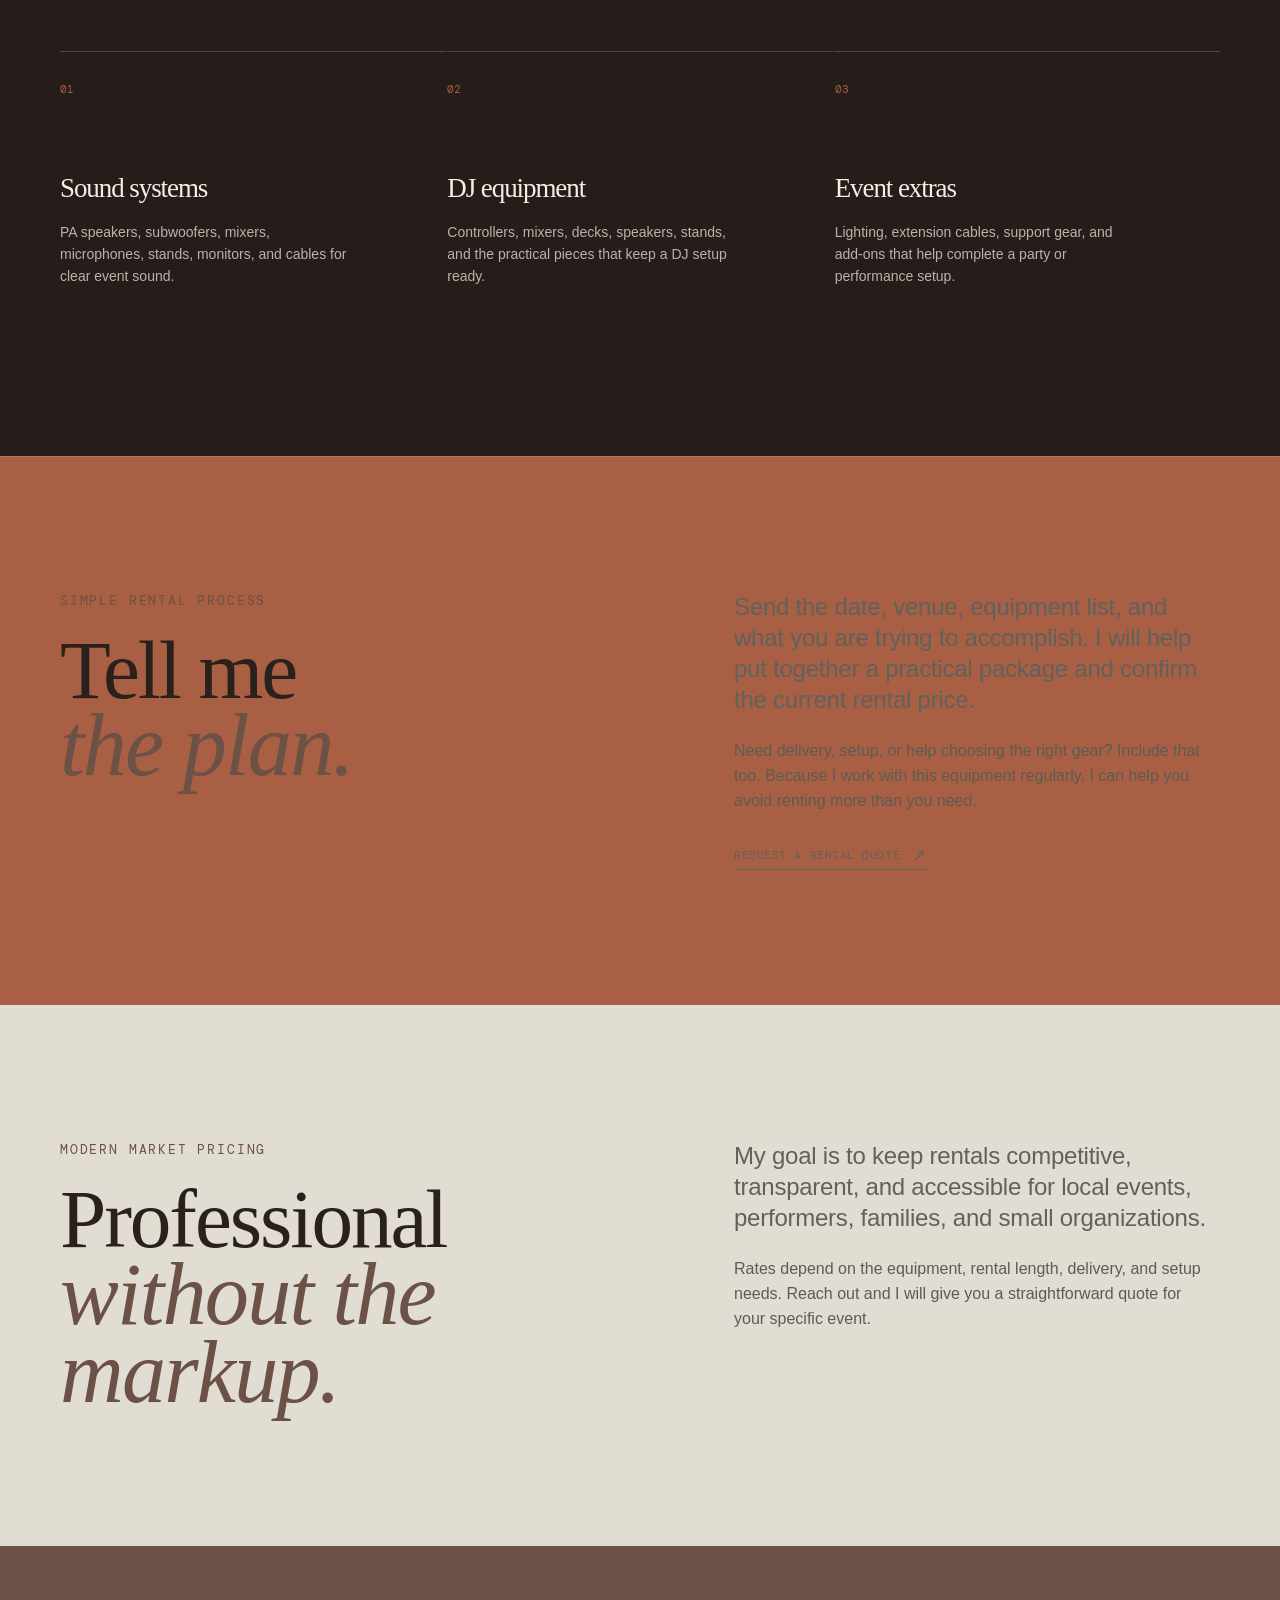
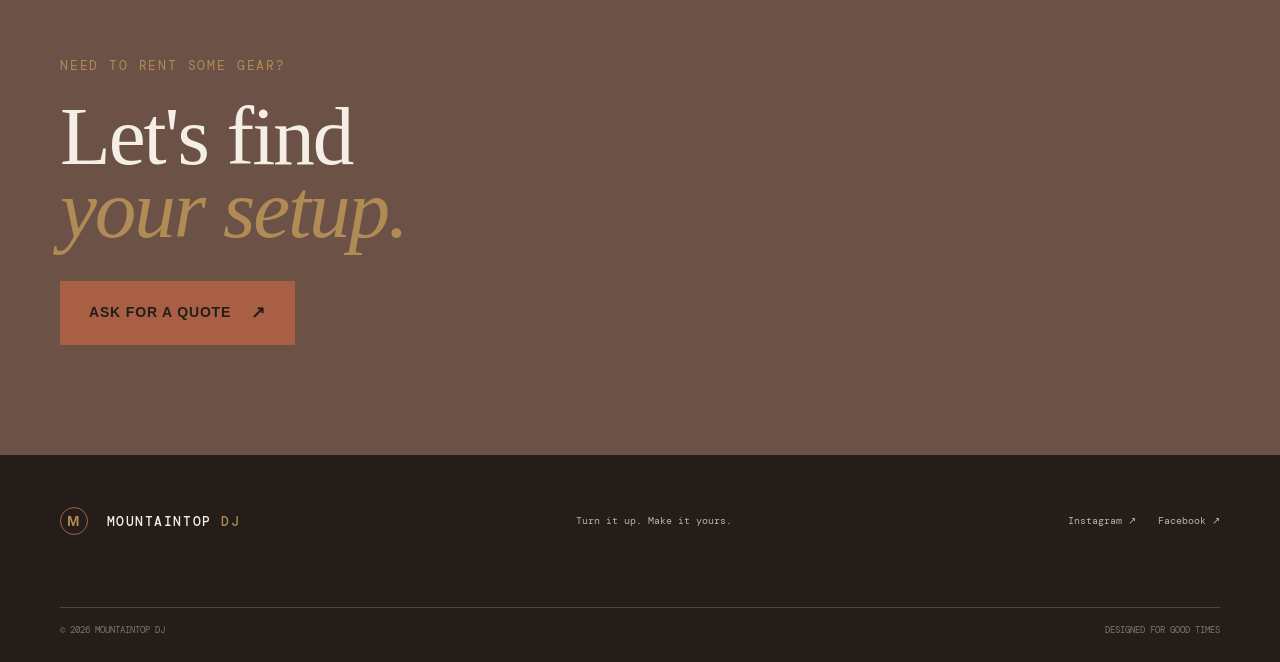
<file: rentals.html>
<!doctype html>
<html lang="en">
<head>
  <meta charset="UTF-8">
  <meta name="viewport" content="width=device-width, initial-scale=1">
  <title>Equipment Rentals | Mountaintop DJ</title>
  <meta name="description" content="Affordable DJ, PA, live sound, lighting, and event equipment rentals from Mountaintop DJ, priced with the modern market in mind.">
  <link rel="stylesheet" href="styles.css">
  <link rel="preconnect" href="https://fonts.googleapis.com"><link rel="preconnect" href="https://fonts.gstatic.com" crossorigin><link href="https://fonts.googleapis.com/css2?family=DM+Mono:wght@400;500&family=Space+Grotesk:wght@400;500;600;700&display=swap" rel="stylesheet">
</head>
<body>
  <a class="skip-link" href="#main-content">Skip to content</a>
  <header class="site-header"><div class="container header-inner"><a class="logo" href="index.html"><span class="logo-mark">M</span> MOUNTAINTOP <b>DJ</b></a><nav aria-label="Main navigation"><a href="weddings.html">Weddings</a><a href="events.html">Other Events</a><a href="live-music.html">Live Music</a><a href="rentals.html">Rentals</a><a href="about.html">About</a><a class="button button-small" href="check-date.html">Check your date <span>↗</span></a></nav><button class="menu-toggle" type="button" aria-expanded="false" aria-controls="site-nav"><span></span><span></span><span></span><span class="sr-only">Menu</span></button></div></header>
  <main id="main-content">
    <section class="hero inner-hero rentals-hero"><div class="hero-overlay"></div><div class="container hero-content"><a class="back-link" href="index.html">← Back home</a><p class="eyebrow"><span class="pulse"></span> Equipment rentals</p><h1>Need gear?<br><em>Hit me up.</em></h1><p class="hero-text">I have access to a wide range of dependable event equipment, with reasonable rental prices that make sense for today's market.</p><a class="button" href="check-date.html">Ask about equipment <span>↗</span></a></div></section>
    <section class="section page-content"><div class="container page-intro"><div><p class="eyebrow">Rent what you need</p><h2>Good gear.<br><span>Fair prices.</span></h2></div><p class="lead">Whether you need one speaker, a complete sound setup, or a few extra pieces to finish your event, I can help you find the right equipment without overcomplicating the rental.</p></div></section>
    <section class="section rental-equipment-section"><div class="container"><div class="section-top"><div><p class="eyebrow">Available equipment</p><h2>Build your<br><span>setup.</span></h2></div><p class="section-aside">Inventory changes, so send me your event details and I will confirm what is available for your date.</p></div><div class="feature-grid equipment-grid"><article><span>01</span><h3>Sound systems</h3><p>PA speakers, subwoofers, mixers, microphones, stands, monitors, and cables for clear event sound.</p></article><article><span>02</span><h3>DJ equipment</h3><p>Controllers, mixers, decks, speakers, stands, and the practical pieces that keep a DJ setup ready.</p></article><article><span>03</span><h3>Event extras</h3><p>Lighting, extension cables, support gear, and add-ons that help complete a party or performance setup.</p></article></div></div></section>
    <section class="section process-section"><div class="container page-two-column"><div><p class="eyebrow">Simple rental process</p><h2>Tell me<br><span>the plan.</span></h2></div><div><p class="lead">Send the date, venue, equipment list, and what you are trying to accomplish. I will help put together a practical package and confirm the current rental price.</p><p>Need delivery, setup, or help choosing the right gear? Include that too. Because I work with this equipment regularly, I can help you avoid renting more than you need.</p><a class="text-link dark-link" href="check-date.html">Request a rental quote <span>↗</span></a></div></div></section>
    <section class="section rental-note-section"><div class="container page-two-column"><div><p class="eyebrow">Modern market pricing</p><h2>Professional<br><span>without the markup.</span></h2></div><div><p class="lead">My goal is to keep rentals competitive, transparent, and accessible for local events, performers, families, and small organizations.</p><p>Rates depend on the equipment, rental length, delivery, and setup needs. Reach out and I will give you a straightforward quote for your specific event.</p></div></div></section>
    <section class="page-cta"><div class="container"><p class="eyebrow">Need to rent some gear?</p><h2>Let's find<br><em>your setup.</em></h2><a class="button" href="check-date.html">Ask for a quote <span>↗</span></a></div></section>
  </main>
  <footer class="site-footer"><div class="container footer-inner"><a class="logo" href="index.html"><span class="logo-mark">M</span> MOUNTAINTOP <b>DJ</b></a><p>Turn it up. Make it yours.</p><div><a href="https://www.instagram.com/">Instagram ↗</a><a href="https://www.facebook.com/">Facebook ↗</a></div></div><div class="container copyright"><span>© <span id="current-year"></span> Mountaintop DJ</span><span>Designed for good times</span></div></footer>
  <script src="site.js"></script>
</body>
</html>
</file>
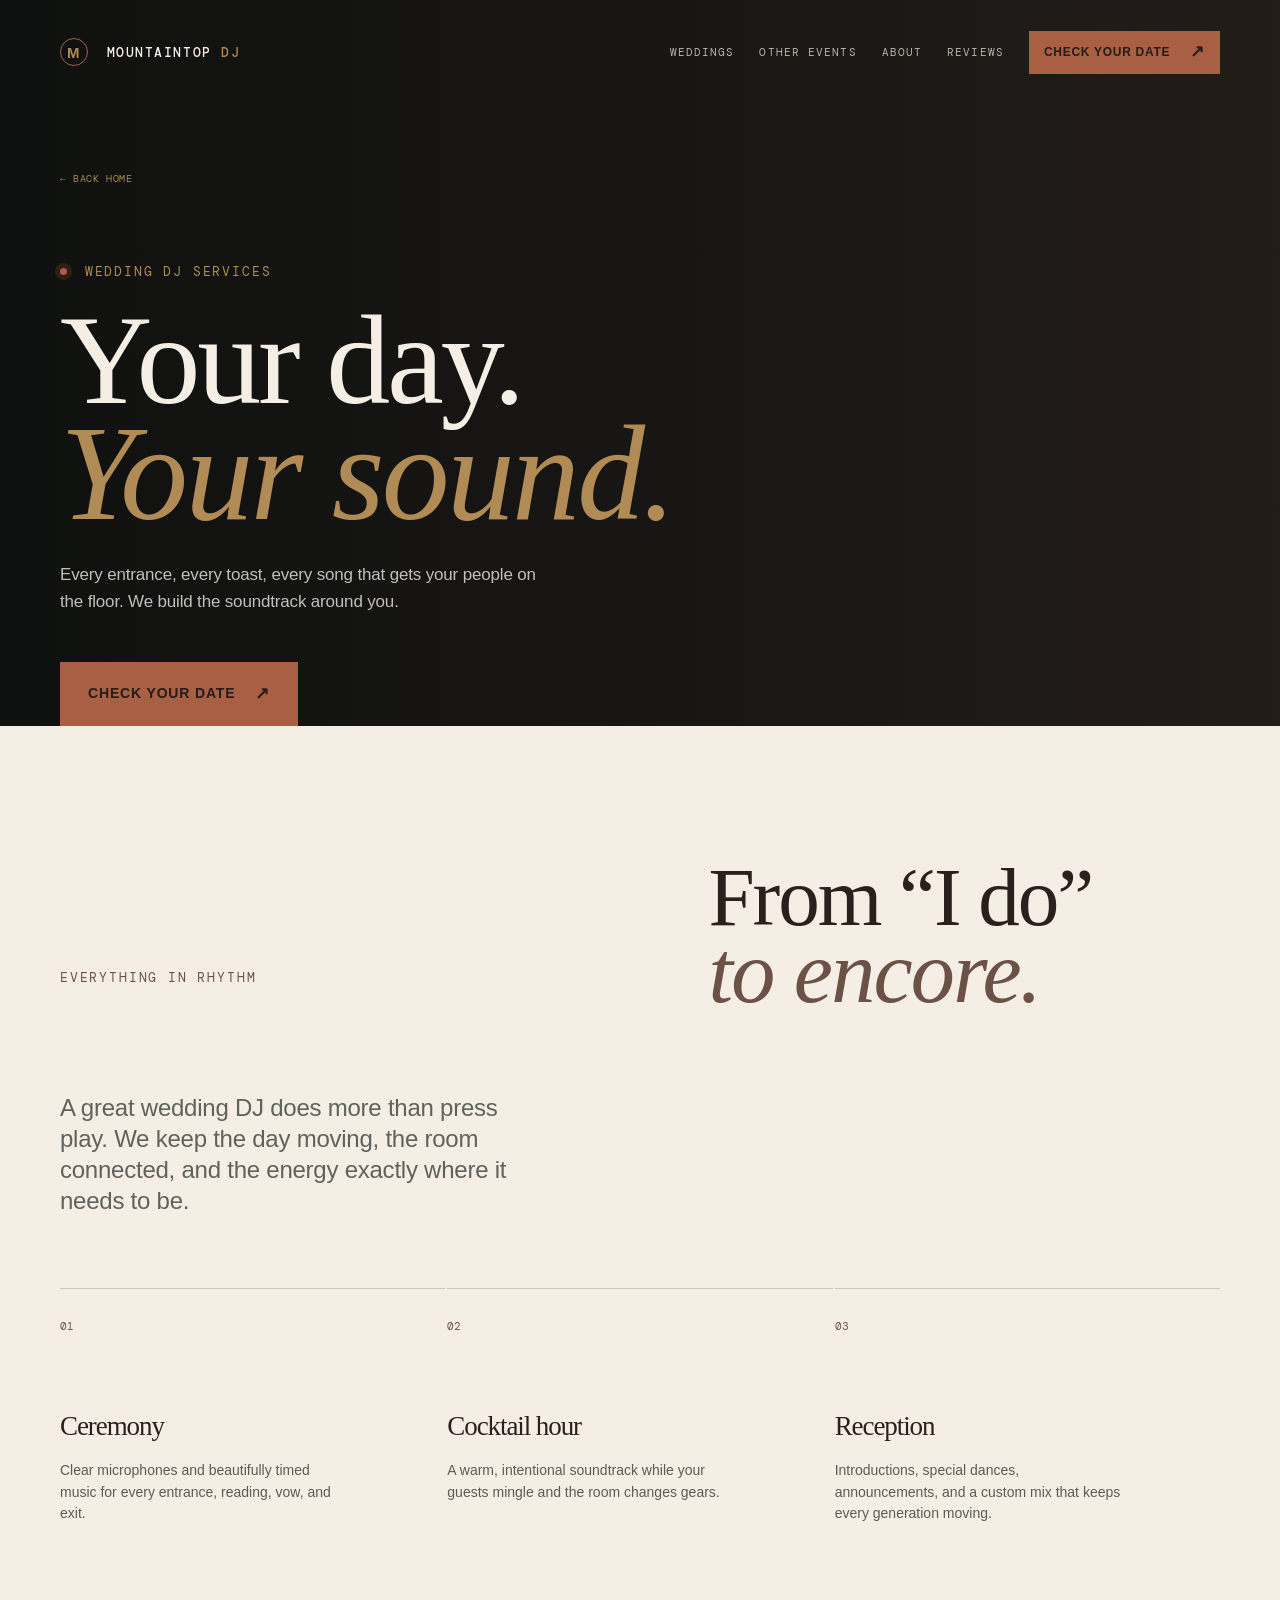
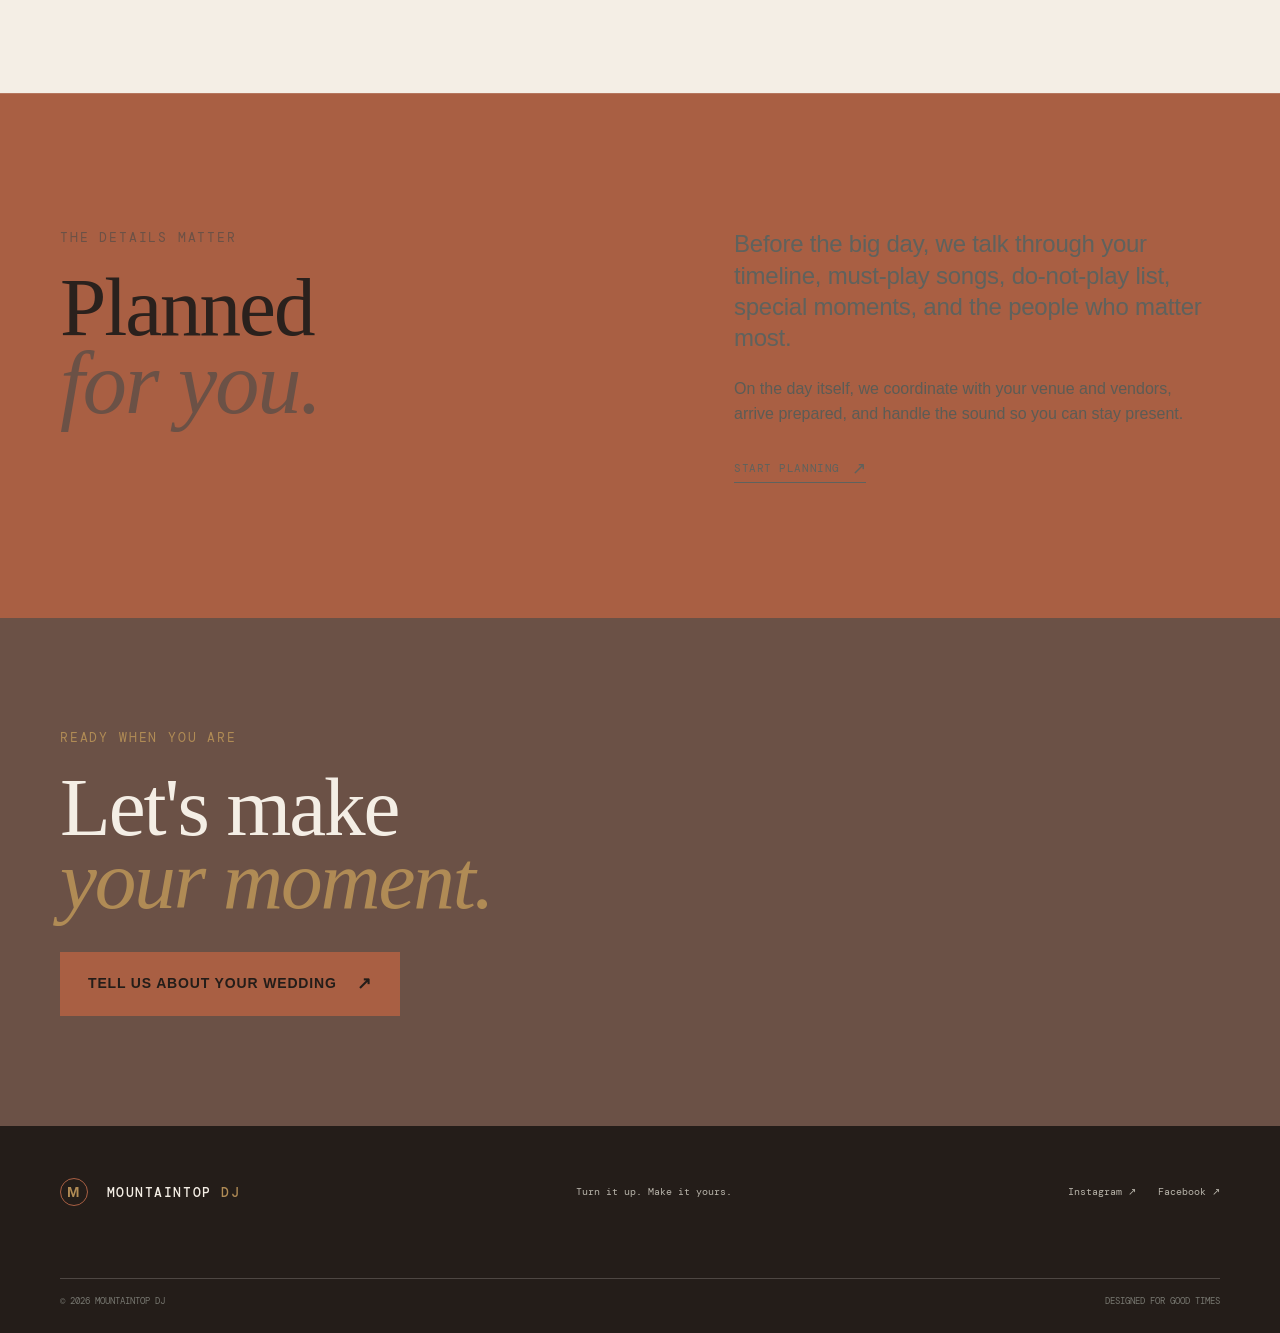
<file: weddings.html>
<!doctype html>
<html lang="en">
<head>
  <meta charset="UTF-8">
  <meta name="viewport" content="width=device-width, initial-scale=1">
  <title>Wedding DJ Services | Mountaintop DJ</title>
  <meta name="description" content="Wedding DJ, ceremony audio, cocktail hour music, reception sound, and professional MC services from Mountaintop DJ.">
  <link rel="stylesheet" href="styles.css">
  <link rel="preconnect" href="https://fonts.googleapis.com">
  <link rel="preconnect" href="https://fonts.gstatic.com" crossorigin>
  <link href="https://fonts.googleapis.com/css2?family=DM+Mono:wght@400;500&family=Space+Grotesk:wght@400;500;600;700&display=swap" rel="stylesheet">
</head>
<body>
  <a class="skip-link" href="#main-content">Skip to content</a>
  <header class="site-header"><div class="container header-inner"><a class="logo" href="index.html"><span class="logo-mark">M</span> MOUNTAINTOP <b>DJ</b></a><nav aria-label="Main navigation"><a href="weddings.html">Weddings</a><a href="events.html">Other Events</a><a href="about.html">About</a><a href="index.html#reviews">Reviews</a><a class="button button-small" href="check-date.html">Check your date <span>↗</span></a></nav><button class="menu-toggle" type="button" aria-expanded="false" aria-controls="site-nav"><span></span><span></span><span></span><span class="sr-only">Menu</span></button></div></header>
  <main id="main-content">
    <section class="hero inner-hero"><div class="hero-overlay"></div><div class="container hero-content"><a class="back-link" href="index.html">← Back home</a><p class="eyebrow"><span class="pulse"></span> Wedding DJ services</p><h1>Your day.<br><em>Your sound.</em></h1><p class="hero-text">Every entrance, every toast, every song that gets your people on the floor. We build the soundtrack around you.</p><a class="button" href="check-date.html">Check your date <span>↗</span></a></div></section>
    <section class="section page-content"><div class="container"><div class="page-intro"><p class="eyebrow">Everything in rhythm</p><h2>From “I do”<br><span>to encore.</span></h2><p class="lead">A great wedding DJ does more than press play. We keep the day moving, the room connected, and the energy exactly where it needs to be.</p></div><div class="feature-grid"><article><span>01</span><h3>Ceremony</h3><p>Clear microphones and beautifully timed music for every entrance, reading, vow, and exit.</p></article><article><span>02</span><h3>Cocktail hour</h3><p>A warm, intentional soundtrack while your guests mingle and the room changes gears.</p></article><article><span>03</span><h3>Reception</h3><p>Introductions, special dances, announcements, and a custom mix that keeps every generation moving.</p></article></div></div></section>
    <section class="section process-section"><div class="container page-two-column"><div><p class="eyebrow">The details matter</p><h2>Planned<br><span>for you.</span></h2></div><div><p class="lead">Before the big day, we talk through your timeline, must-play songs, do-not-play list, special moments, and the people who matter most.</p><p>On the day itself, we coordinate with your venue and vendors, arrive prepared, and handle the sound so you can stay present.</p><a class="text-link dark-link" href="check-date.html">Start planning <span>↗</span></a></div></div></section>
    <section class="page-cta"><div class="container"><p class="eyebrow">Ready when you are</p><h2>Let's make<br><em>your moment.</em></h2><a class="button" href="check-date.html">Tell us about your wedding <span>↗</span></a></div></section>
  </main>
  <footer class="site-footer"><div class="container footer-inner"><a class="logo" href="index.html"><span class="logo-mark">M</span> MOUNTAINTOP <b>DJ</b></a><p>Turn it up. Make it yours.</p><div><a href="https://www.instagram.com/">Instagram ↗</a><a href="https://www.facebook.com/">Facebook ↗</a></div></div><div class="container copyright"><span>© <span id="current-year"></span> Mountaintop DJ</span><span>Designed for good times</span></div></footer>
  <script src="site.js"></script>
</body>
</html>
</file>
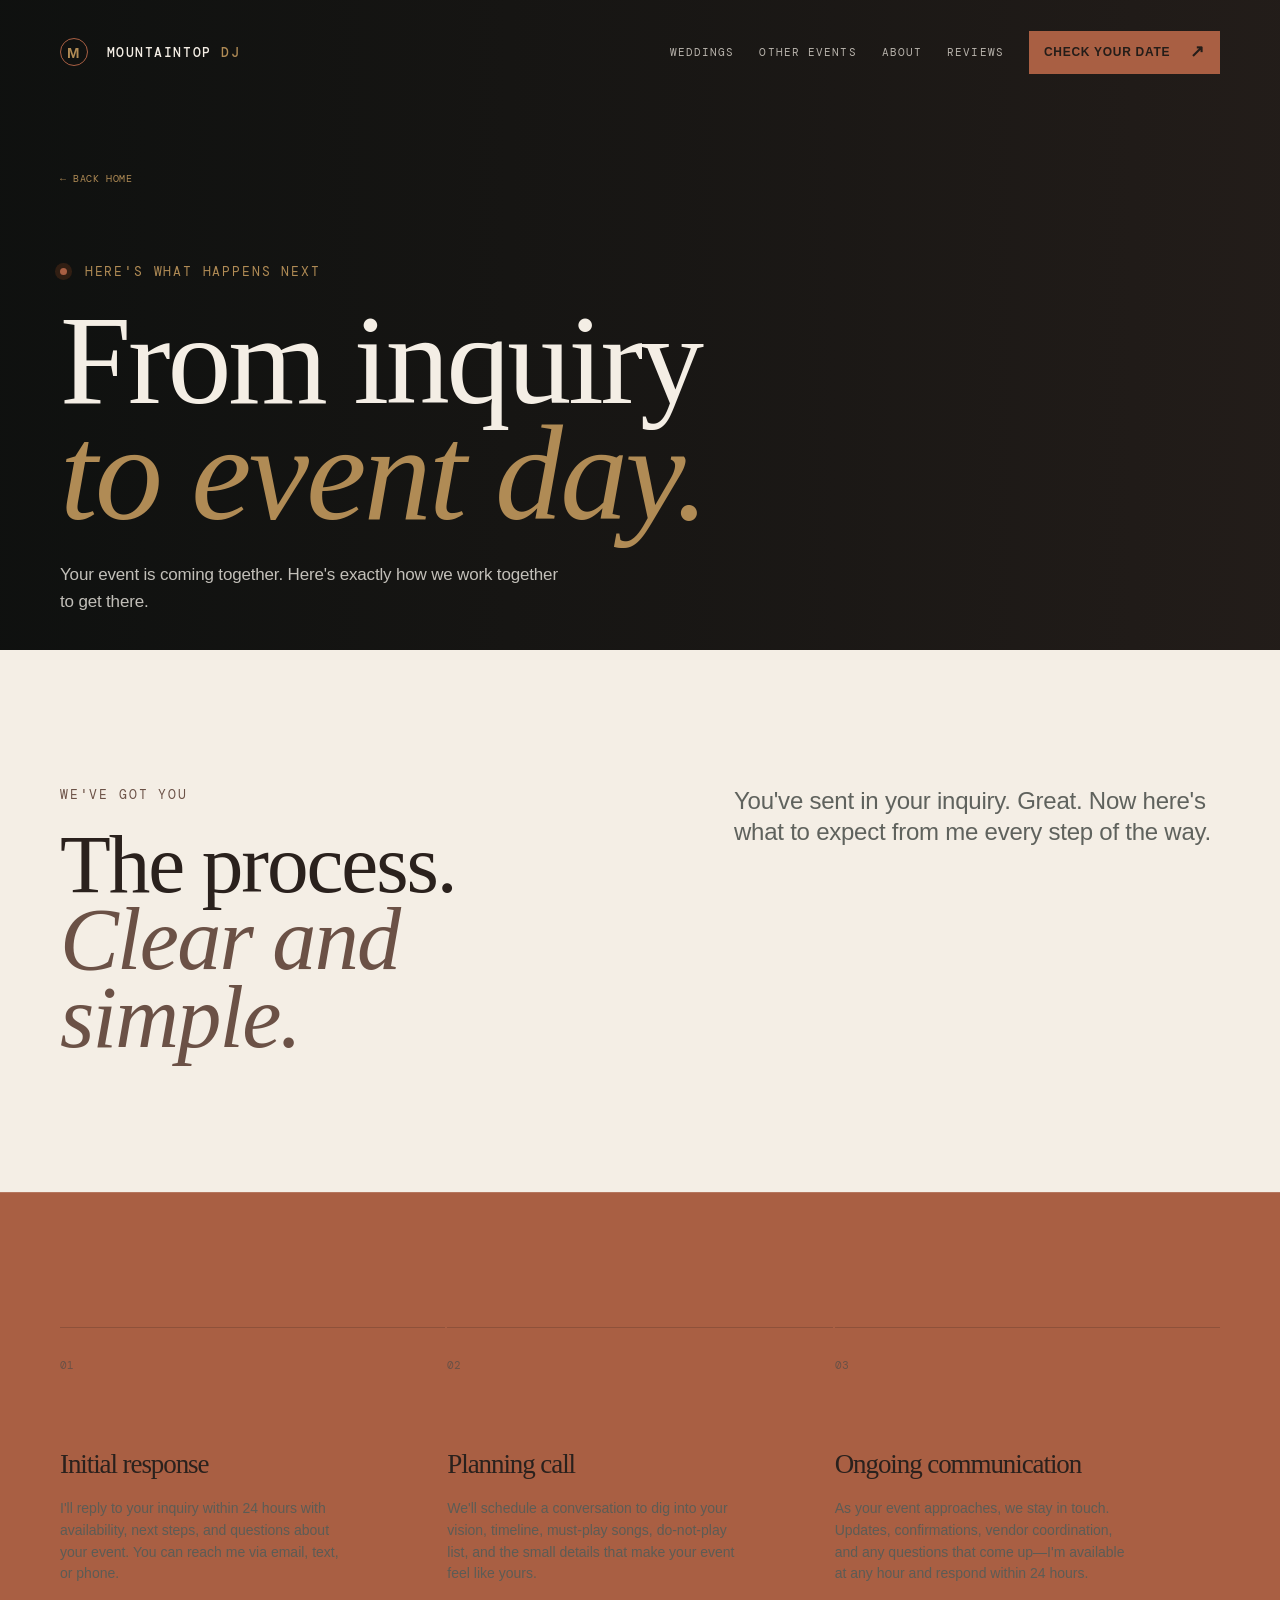
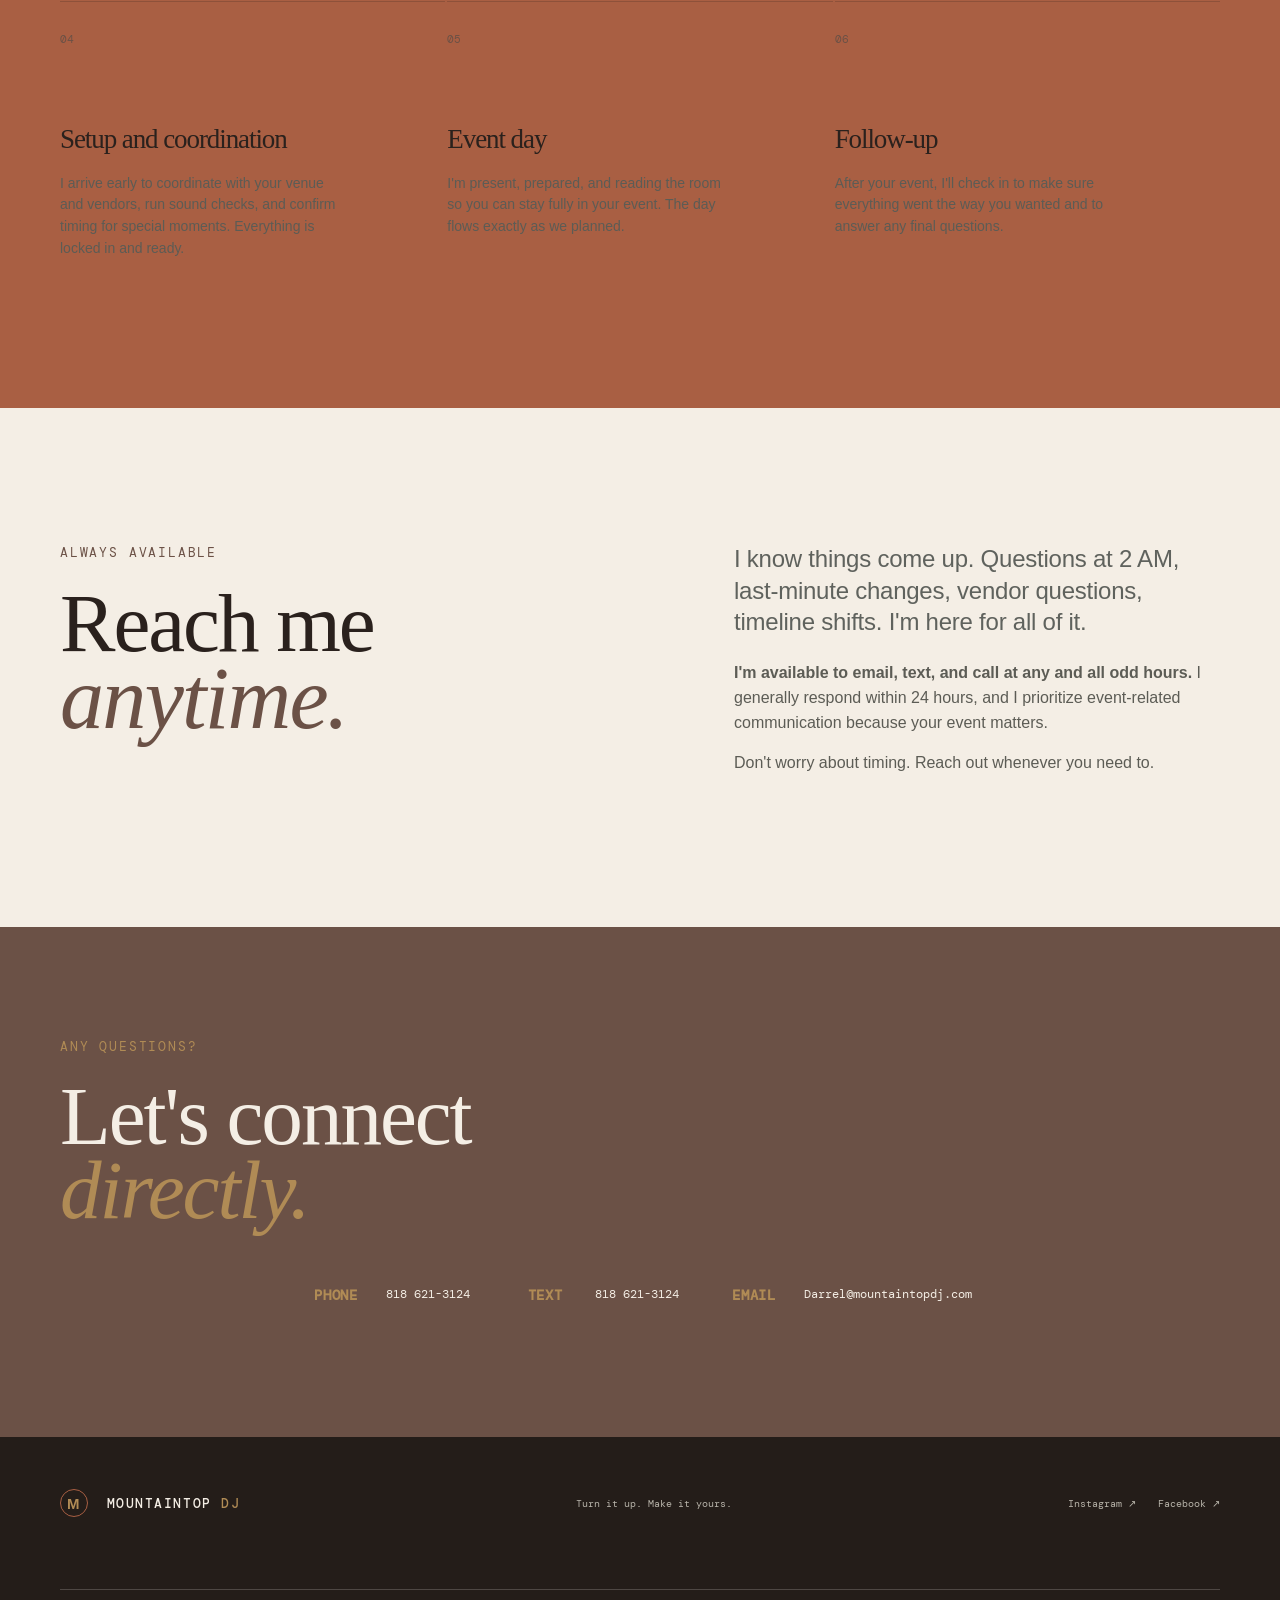
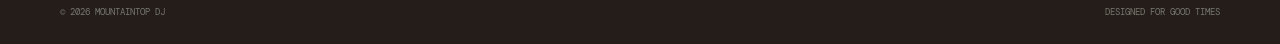
<file: what-to-expect.html>
<!doctype html>
<html lang="en">
<head>
  <meta charset="UTF-8">
  <meta name="viewport" content="width=device-width, initial-scale=1">
  <title>What to Expect | Mountaintop DJ</title>
  <meta name="description" content="Learn about the Mountaintop DJ process from initial inquiry through your event day.">
  <link rel="stylesheet" href="styles.css">
  <link rel="preconnect" href="https://fonts.googleapis.com"><link rel="preconnect" href="https://fonts.gstatic.com" crossorigin><link href="https://fonts.googleapis.com/css2?family=DM+Mono:wght@400;500&family=Space+Grotesk:wght@400;500;600;700&display=swap" rel="stylesheet">
</head>
<body>
  <a class="skip-link" href="#main-content">Skip to content</a>
  <header class="site-header"><div class="container header-inner"><a class="logo" href="index.html"><span class="logo-mark">M</span> MOUNTAINTOP <b>DJ</b></a><nav aria-label="Main navigation"><a href="weddings.html">Weddings</a><a href="events.html">Other Events</a><a href="about.html">About</a><a href="index.html#reviews">Reviews</a><a class="button button-small" href="check-date.html">Check your date <span>↗</span></a></nav><button class="menu-toggle" type="button" aria-expanded="false" aria-controls="site-nav"><span></span><span></span><span></span><span class="sr-only">Menu</span></button></div></header>
  <main id="main-content">
    <section class="hero inner-hero"><div class="hero-overlay"></div><div class="container hero-content"><a class="back-link" href="index.html">← Back home</a><p class="eyebrow"><span class="pulse"></span> Here's what happens next</p><h1>From inquiry<br><em>to event day.</em></h1><p class="hero-text">Your event is coming together. Here's exactly how we work together to get there.</p></div></section>
    <section class="section page-content"><div class="container page-two-column"><div><p class="eyebrow">We've got you</p><h2>The process.<br><span>Clear and simple.</span></h2></div><div><p class="lead">You've sent in your inquiry. Great. Now here's what to expect from me every step of the way.</p></div></div></section>
    <section class="section process-section"><div class="container feature-grid values-grid"><article><span>01</span><h3>Initial response</h3><p>I'll reply to your inquiry within 24 hours with availability, next steps, and questions about your event. You can reach me via email, text, or phone.</p></article><article><span>02</span><h3>Planning call</h3><p>We'll schedule a conversation to dig into your vision, timeline, must-play songs, do-not-play list, and the small details that make your event feel like yours.</p></article><article><span>03</span><h3>Ongoing communication</h3><p>As your event approaches, we stay in touch. Updates, confirmations, vendor coordination, and any questions that come up—I'm available at any hour and respond within 24 hours.</p></article><article><span>04</span><h3>Setup and coordination</h3><p>I arrive early to coordinate with your venue and vendors, run sound checks, and confirm timing for special moments. Everything is locked in and ready.</p></article><article><span>05</span><h3>Event day</h3><p>I'm present, prepared, and reading the room so you can stay fully in your event. The day flows exactly as we planned.</p></article><article><span>06</span><h3>Follow-up</h3><p>After your event, I'll check in to make sure everything went the way you wanted and to answer any final questions.</p></article></div></section>
    <section class="section page-content"><div class="container page-two-column"><div><p class="eyebrow">Always available</p><h2>Reach me<br><span>anytime.</span></h2></div><div><p class="lead">I know things come up. Questions at 2 AM, last-minute changes, vendor questions, timeline shifts. I'm here for all of it.</p><p><strong>I'm available to email, text, and call at any and all odd hours.</strong> I generally respond within 24 hours, and I prioritize event-related communication because your event matters.</p><p>Don't worry about timing. Reach out whenever you need to.</p></div></div></section>
    <section class="page-cta"><div class="container"><p class="eyebrow">Any questions?</p><h2>Let's connect<br><em>directly.</em></h2><div style="text-align: center; margin-top: 2rem;"><ul class="contact-details" style="display: flex; flex-wrap: wrap; justify-content: center; gap: 3rem; list-style: none; padding: 0;"><li><span style="display: block; font-size: 0.875rem; font-weight: 600; text-transform: uppercase; letter-spacing: 0.05em; margin-bottom: 0.5rem;">PHONE</span><a href="tel:+18186213124">818 621-3124</a></li><li><span style="display: block; font-size: 0.875rem; font-weight: 600; text-transform: uppercase; letter-spacing: 0.05em; margin-bottom: 0.5rem;">TEXT</span><a href="sms:+18186213124">818 621-3124</a></li><li><span style="display: block; font-size: 0.875rem; font-weight: 600; text-transform: uppercase; letter-spacing: 0.05em; margin-bottom: 0.5rem;">EMAIL</span><a href="mailto:Darrel@mountaintopdj.com">Darrel@mountaintopdj.com</a></li></ul></div></div></section>
  </main>
  <footer class="site-footer"><div class="container footer-inner"><a class="logo" href="index.html"><span class="logo-mark">M</span> MOUNTAINTOP <b>DJ</b></a><p>Turn it up. Make it yours.</p><div><a href="https://www.instagram.com/">Instagram ↗</a><a href="https://www.facebook.com/">Facebook ↗</a></div></div><div class="container copyright"><span>© <span id="current-year"></span> Mountaintop DJ</span><span>Designed for good times</span></div></footer>
  <script src="site.js"></script>
</body>
</html>
</file>
<file: styles.css>
:root {
  --ink: #111315;
  --paper: #f3f0e8;
  --muted: #b8b4aa;
  --lime: #d8f34d;
  --green: #c65a24;
  --blue: #2449e8;
  --line: rgba(17, 19, 21, .18);
  --dark-line: rgba(243, 240, 232, .2);
  --display: "Space Grotesk", sans-serif;
  --mono: "DM Mono", monospace;
}

* { box-sizing: border-box; }
html { scroll-behavior: smooth; }
body { margin: 0; color: var(--ink); background: var(--paper); font-family: var(--display); font-size: 16px; line-height: 1.55; }
a { color: inherit; text-decoration: none; }
.container { width: min(1180px, calc(100% - 80px)); margin: 0 auto; }
.skip-link { position: fixed; left: 16px; top: -80px; z-index: 20; padding: 10px 14px; background: var(--green); color: var(--ink); }
.skip-link:focus { top: 16px; }
.sr-only { position: absolute; width: 1px; height: 1px; padding: 0; overflow: hidden; clip: rect(0,0,0,0); white-space: nowrap; border: 0; }

.site-header { position: absolute; z-index: 5; width: 100%; color: var(--paper); padding: 26px 0; }
.header-inner, nav, .hero-actions, .footer-inner, .copyright { display: flex; align-items: center; }
.header-inner { justify-content: space-between; }
.logo { font-family: var(--mono); font-size: 13px; font-weight: 500; letter-spacing: .08em; }
.logo b { color: var(--lime); font-weight: 500; }
.logo-mark { display: inline-grid; width: 28px; height: 28px; margin-right: 9px; place-items: center; border: 1px solid var(--green); color: var(--lime); font-family: var(--display); font-weight: 700; font-size: 15px; }
nav { gap: 29px; font-family: var(--mono); font-size: 11px; text-transform: uppercase; letter-spacing: .06em; }
nav a:not(.button) { opacity: .72; transition: opacity .2s; }
nav a:not(.button):hover { opacity: 1; }
.button { display: inline-flex; gap: 20px; align-items: center; justify-content: center; border: 1px solid var(--green); padding: 15px 20px; background: var(--green); color: var(--ink); font-family: var(--display); font-size: 12px; font-weight: 700; letter-spacing: .02em; text-transform: uppercase; transition: transform .2s, background .2s; }
.button:hover { transform: translateY(-3px); background: #e07a3c; }
.button span, .text-link span { font-size: 17px; line-height: 0; }
.button-small { padding: 11px 14px; }
.menu-toggle { display: none; }

.hero { position: relative; min-height: 730px; overflow: hidden; background: #151817 url("https://images.unsplash.com/photo-1524368535928-5b5e00ddc76b?auto=format&fit=crop&w=2200&q=85") center/cover; color: var(--paper); }
.hero-overlay { position: absolute; inset: 0; background: linear-gradient(90deg, rgba(11, 14, 13, .93) 0%, rgba(11, 14, 13, .65) 46%, rgba(11, 14, 13, .2) 100%); }
.hero-content { position: relative; z-index: 1; padding-top: 200px; }
.eyebrow { margin: 0 0 23px; color: var(--blue); font-family: var(--mono); font-size: 13px; letter-spacing: .07em; text-transform: uppercase; }
.hero .eyebrow { color: var(--lime); }
.pulse { display: inline-block; width: 7px; height: 7px; margin: 0 8px 1px 0; border-radius: 50%; background: var(--green); box-shadow: 0 0 0 5px rgba(198, 90, 36, .18); }
h1, h2, h3, p { margin-top: 0; }
h1, h2 { font-weight: 600; line-height: .92; letter-spacing: -.07em; }
h1 { max-width: 760px; margin-bottom: 31px; font-size: clamp(72px, 12vw, 150px); }
h1 em, h2 span { color: var(--lime); font-style: italic; font-size: 1.06em; }
.hero-text { max-width: 430px; margin-bottom: 35px; color: rgba(243, 240, 232, .78); font-size: 17px; }
.hero-actions { gap: 27px; }
.text-link { display: inline-flex; align-items: center; gap: 12px; border-bottom: 1px solid currentColor; padding-bottom: 5px; font-family: var(--mono); font-size: 11px; letter-spacing: .05em; text-transform: uppercase; }
.hero-note { position: absolute; right: 0; bottom: 66px; display: flex; gap: 13px; align-items: flex-start; border-left: 1px solid var(--green); padding-left: 14px; color: var(--lime); font-family: var(--mono); font-size: 13px; text-transform: uppercase; }
.hero-note p { margin: 0; color: var(--paper); line-height: 1.5; }
.hero-scroll { position: absolute; right: 40px; bottom: 25px; color: var(--lime); font-family: var(--mono); font-size: 12px; letter-spacing: .08em; }
.hero-scroll span { margin-left: 16px; font-size: 18px; }

.marquee { overflow: hidden; border-bottom: 1px solid var(--ink); background: var(--green); white-space: nowrap; }
.marquee div { padding: 15px 0; animation: drift 24s linear infinite; font-family: var(--mono); font-size: 12px; letter-spacing: .12em; }
.marquee i { margin: 0 27px; color: var(--blue); font-size: 15px; font-style: normal; }
@keyframes drift { from { transform: translateX(0); } to { transform: translateX(-25%); } }

.section { padding: 125px 0; }
.intro { background: var(--paper); }
.intro-grid, .section-top, .process-grid, .about-grid, .contact-grid { display: grid; grid-template-columns: 1.1fr .9fr; gap: 80px; }
h2 { margin-bottom: 27px; font-size: clamp(52px, 7vw, 92px); }
.intro-copy { max-width: 450px; padding-top: 45px; }
.lead { font-size: 24px; line-height: 1.3; }
.intro-copy > p:not(.lead) { color: #565650; }
.dark-link { margin-top: 17px; }

.services-section, .reviews-section { background: var(--ink); color: var(--paper); }
.section-top { align-items: end; margin-bottom: 60px; }
.services-section .eyebrow, .reviews-section .eyebrow, .process-section .eyebrow, .about-section .eyebrow { color: var(--blue); }
.section-top h2, .process-grid h2, .about-copy h2 { margin-bottom: 0; }
.section-top h2 span, .process-grid h2 span, .about-copy h2 span { color: var(--blue); }
.section-aside { max-width: 330px; margin: 0 0 4px; color: var(--muted); }
.service-grid { display: grid; grid-template-columns: 1.2fr 1fr 1fr; gap: 2px; }
.service-card { min-height: 320px; display: flex; flex-direction: column; justify-content: space-between; padding: 28px; border: 1px solid var(--dark-line); transition: background .2s, color .2s; }
.service-card:hover { background: var(--green); color: var(--ink); }
.service-card-featured { background: var(--blue); border-color: var(--blue); }
.service-number { font-family: var(--mono); font-size: 11px; }
.service-card h3 { margin: 70px 0 12px; font-size: 29px; letter-spacing: -.04em; }
.service-card p { max-width: 275px; margin-bottom: 22px; color: var(--muted); font-size: 14px; }
.service-card:hover p { color: var(--ink); }
.service-card a { font-family: var(--mono); font-size: 10px; letter-spacing: .05em; text-transform: uppercase; }
.service-card a span { margin-left: 10px; font-size: 16px; }

.process-section { background: var(--green); }
.process-section h2 span { color: var(--blue); }
.process-list { margin: 0; padding: 0; list-style: none; }
.process-list li { display: grid; grid-template-columns: 70px 1fr; gap: 25px; border-top: 1px solid rgba(17, 19, 21, .3); padding: 23px 0; }
.process-list li > span { color: var(--blue); font-family: var(--mono); font-size: 12px; }
.process-list h3 { margin: -4px 0 7px; font-size: 23px; }
.process-list p { max-width: 430px; margin: 0; color: #565c32; font-size: 14px; }

.about-section { background: #e1ddd3; }
.about-image { min-height: 600px; position: relative; background: url("https://images.unsplash.com/photo-1571266028243-d220c9c3b7cc?auto=format&fit=crop&w=1000&q=85") center/cover; }
.about-image:after { position: absolute; inset: 0; background: linear-gradient(135deg, transparent 30%, rgba(36, 73, 232, .42)); content: ""; }
.image-caption { position: absolute; z-index: 1; bottom: 27px; left: 28px; color: var(--lime); font-family: var(--mono); font-size: 14px; letter-spacing: .08em; }
.image-caption span { color: white; font-size: 9px; }
.about-copy { padding-top: 70px; }
.about-copy p:not(.eyebrow) { max-width: 420px; color: #555650; }
.about-section .eyebrow, .about-hero .eyebrow { font-size: clamp(34px, 5vw, 70px); line-height: .95; letter-spacing: -.06em; }
.signature { margin-top: 38px; color: var(--blue); font-size: 78px; font-weight: 700; line-height: 1; letter-spacing: -.12em; }
.signature span { font-size: 45px; font-style: italic; }

.rating { align-self: start; color: var(--lime); font-size: 26px; letter-spacing: .15em; }
.rating small { display: block; margin-top: 8px; color: var(--muted); font-family: var(--mono); font-size: 10px; letter-spacing: 0; }
.review-grid { display: grid; grid-template-columns: 1fr 1fr; gap: 2px; }
.review-grid figure { margin: 0; border-top: 1px solid var(--dark-line); padding: 29px 0 0; }
blockquote { max-width: 500px; margin: 0 0 35px; font-size: 25px; line-height: 1.25; letter-spacing: -.03em; }
figcaption { color: var(--lime); font-family: var(--mono); font-size: 12px; text-transform: uppercase; }

.contact-section { padding: 125px 0; background: var(--blue); color: var(--paper); }
.contact-section .eyebrow { color: var(--lime); }
.contact-section h2 em { color: var(--lime); font-style: italic; }
.contact-grid > div > p:not(.eyebrow) { max-width: 390px; color: rgba(243, 240, 232, .75); }
.contact-details { margin: 45px 0 0; padding: 0; list-style: none; font-family: var(--mono); font-size: 12px; }
.contact-details li { display: flex; gap: 22px; margin: 13px 0; }
.contact-details span { width: 55px; color: var(--lime); font-size: 9px; }
.contact-notice, .form-notice { color: rgba(243, 240, 232, .58); font-family: var(--mono); font-size: 9px; line-height: 1.5; }
.contact-notice { max-width: 350px; margin: 28px 0 0; }
.contact-form { padding: 36px; background: var(--paper); color: var(--ink); }
.calendar-wrap { position: relative; }
.coming-soon-stamp { position: absolute; z-index: 1; top: 43%; left: 50%; transform: translate(-50%, -50%) rotate(-8deg); border: 7px solid #c62828; padding: 13px 24px 9px; color: #c62828; font-family: var(--mono); font-size: clamp(24px, 4vw, 48px); font-weight: 700; line-height: 1; letter-spacing: .08em; text-align: center; text-transform: uppercase; white-space: nowrap; pointer-events: none; opacity: .92; }
.form-row { display: grid; grid-template-columns: 1fr 1fr; gap: 16px; }
.contact-form label { display: block; margin-bottom: 10px; font-family: var(--mono); font-size: 10px; letter-spacing: .05em; text-transform: uppercase; }
input, select, textarea { display: block; width: 100%; margin-top: 2px; border: 0; border-bottom: 1px solid var(--line); border-radius: 0; padding: 11px 0; background: transparent; color: var(--ink); font: 15px var(--display); outline: 0; }
input:focus, select:focus, textarea:focus { border-color: var(--blue); }
.date-status { display: block; margin-top: 7px; color: #6b6d64; font-family: var(--mono); font-size: 9px; line-height: 1.4; letter-spacing: 0; text-transform: none; }
textarea { resize: vertical; }
.contact-form .button { margin-top: 7px; }
.form-note { margin: 14px 0 0; color: #777770; font-family: var(--mono); font-size: 10px; }
.form-notice { margin: 16px 0 0; color: #777770; }
.site-footer { background: var(--ink); color: var(--paper); padding: 40px 0 24px; }
.footer-inner { justify-content: space-between; gap: 25px; }
.footer-inner p, .footer-inner div { margin: 0; color: var(--muted); font-family: var(--mono); font-size: 10px; }
.footer-inner div { display: flex; gap: 22px; }
.copyright { justify-content: space-between; margin-top: 65px; border-top: 1px solid var(--dark-line); padding-top: 16px; color: #777770; font-family: var(--mono); font-size: 9px; text-transform: uppercase; }

@media (max-width: 800px) {
  .container { width: min(100% - 40px, 600px); }
  .site-header { padding-top: 19px; }
  .menu-toggle { display: flex; position: relative; z-index: 6; width: 36px; height: 30px; flex-direction: column; justify-content: center; gap: 5px; border: 0; background: transparent; color: var(--paper); }
  .menu-toggle span:not(.sr-only) { display: block; width: 22px; height: 1px; background: currentColor; }
  nav { display: none; position: absolute; top: 0; right: 0; left: 0; flex-direction: column; align-items: flex-start; gap: 20px; padding: 85px 20px 25px; background: var(--ink); }
  nav.is-open { display: flex; }
  .hero { min-height: 700px; background-position: 64% center; }
  .hero-content { padding-top: 150px; }
  h1 { font-size: clamp(68px, 20vw, 105px); }
  .hero-text { font-size: 16px; }
  .hero-actions { align-items: flex-start; flex-direction: column; gap: 22px; }
  .hero-note { position: static; margin-top: 65px; }
  .hero-scroll { display: none; }
  .section, .contact-section { padding: 82px 0; }
  .intro-grid, .section-top, .process-grid, .about-grid, .contact-grid { grid-template-columns: 1fr; gap: 30px; }
  .intro-copy, .about-copy { padding-top: 0; }
  h2 { font-size: clamp(54px, 16vw, 78px); }
  .section-top { margin-bottom: 35px; }
  .service-grid, .review-grid { grid-template-columns: 1fr; }
  .service-card { min-height: 270px; }
  .about-image { min-height: 390px; }
  .about-copy { padding-bottom: 0; }
  .contact-form { padding: 24px 20px; }
  .coming-soon-stamp { border-width: 5px; padding: 10px 14px 7px; font-size: clamp(20px, 8vw, 34px); }
  .footer-inner, .copyright { align-items: flex-start; flex-direction: column; }
  .copyright { gap: 8px; }
}

/* Editorial polish */
:root {
  --green: #a95f43;
  --blue: #6b5146;
  --lime: #b08b55;
  --paper: #f4eee5;
  --ink: #241d19;
  --serif: Georgia, "Times New Roman", serif;
}

body { background-color: #e8ded2; background-image: linear-gradient(rgba(232, 222, 210, .91), rgba(232, 222, 210, .91)), url("https://images.unsplash.com/photo-1520523839897-bd0b52f945a0?auto=format&fit=crop&w=2200&q=80"); background-attachment: fixed; background-position: center; background-size: cover; color: #2a211d; letter-spacing: .005em; }
.container { width: min(1160px, calc(100% - 96px)); }
.site-header { padding: 31px 0; }
.logo { letter-spacing: .12em; }
.logo-mark { border-radius: 50%; }
nav { gap: 25px; }
nav a:not(.button) { transition: color .25s, opacity .25s; }
nav a:not(.button):hover { color: var(--lime); }
.button { border-radius: 2px; box-shadow: 0 8px 20px rgba(16, 20, 18, .12); letter-spacing: .06em; }
.button:hover { box-shadow: 0 12px 26px rgba(16, 20, 18, .2); }
h1, h2 { letter-spacing: -.065em; }
h1 em, h2 span { font-family: var(--serif); font-weight: 400; letter-spacing: -.06em; }
.hero { background-color: #2a211d; }
.hero-overlay { background: linear-gradient(90deg, rgba(12, 15, 14, .9), rgba(12, 15, 14, .59) 53%, rgba(12, 15, 14, .25)); }
.hero-text, .lead { letter-spacing: -.01em; }
.marquee { border-bottom: 0; box-shadow: 0 8px 20px rgba(17, 19, 21, .08); }
.section { padding: 135px 0; }
.intro, .page-content { background-color: #f4eee5; background-image: linear-gradient(rgba(244, 238, 229, .9), rgba(244, 238, 229, .9)), url("https://images.unsplash.com/photo-1520523839897-bd0b52f945a0?auto=format&fit=crop&w=2200&q=80"); background-position: center; background-size: cover; }
.intro-copy, .page-two-column > div:last-child, .page-intro .lead { color: #5f625d; }
.service-card { border-radius: 3px; border-color: rgba(243, 240, 232, .25); }
.service-card-featured { box-shadow: inset 0 0 0 1px rgba(255, 255, 255, .08); }
.process-section { box-shadow: inset 0 1px rgba(255, 255, 255, .14); }
.about-section, .live-flex-section, .rental-note-section { background: #ded2c4; }
.about-image, .about-image:after, .party-photo, .photo-placeholder { border-radius: 3px; }
.about-image { box-shadow: 18px 18px 0 rgba(48, 75, 155, .12); }
.review-grid figure { padding-top: 35px; }
blockquote { font-family: var(--serif); font-weight: 400; letter-spacing: -.02em; }
.contact-section, .booking-section { background: #5b4036; }
.contact-form { border-radius: 3px; box-shadow: 0 18px 45px rgba(12, 18, 43, .2); }
input, select, textarea { border-bottom-color: rgba(17, 19, 21, .28); }
input:focus, select:focus, textarea:focus { border-bottom-width: 2px; }
.page-cta { background: #5b4036; }
.page-cta h2 em { font-family: var(--serif); font-weight: 400; }
.site-footer { padding-top: 52px; }
.copyright { margin-top: 72px; }

@media (max-width: 800px) {
  .container { width: min(100% - 42px, 600px); }
  .site-header { padding-top: 21px; }
  .section, .contact-section { padding: 92px 0; }
  .about-image { box-shadow: 10px 10px 0 rgba(48, 75, 155, .12); }
}

@media (prefers-reduced-motion: reduce) { html { scroll-behavior: auto; } .marquee div { animation: none; } * { transition-duration: .01ms !important; } }

/* Shared layouts for the dedicated service pages. */
.inner-hero { min-height: 650px; }
.inner-hero .hero-content { padding-top: 165px; }
.inner-hero .hero-text { max-width: 500px; }
.inner-hero .button { margin-top: 12px; }
.inner-hero .button, .page-cta .button, .booking-section .button, .all-ages-promo .button { min-width: 235px; padding: 20px 27px; font-size: 14px; }
.events-hero { background-position: center 62%; }
.about-hero { background-position: center 38%; }
.back-link { display: inline-block; margin-bottom: 75px; color: var(--lime); font-family: var(--mono); font-size: 10px; letter-spacing: .06em; text-transform: uppercase; }
.page-content { background: var(--paper); }
.page-intro { display: grid; grid-template-columns: 1fr .9fr; gap: 80px; align-items: end; margin-bottom: 72px; }
.page-intro h2 { margin: 0; }
.page-intro h2 span, .page-two-column h2 span { color: var(--blue); }
.page-intro .lead { max-width: 460px; margin: 0; }
.feature-grid { display: grid; grid-template-columns: repeat(3, 1fr); gap: 2px; }
.feature-grid article { min-height: 270px; border-top: 1px solid var(--line); padding: 24px 22px 0 0; }
.feature-grid article > span { color: var(--blue); font-family: var(--mono); font-size: 11px; }
.feature-grid h3 { margin: 68px 0 12px; font-size: 27px; letter-spacing: -.04em; }
.feature-grid p { max-width: 290px; color: #5c5c55; font-size: 14px; }
.page-two-column { display: grid; grid-template-columns: 1.1fr .9fr; gap: 80px; align-items: start; }
.page-two-column h2 { margin: 0; }
.page-two-column .lead { font-size: 24px; line-height: 1.3; }
.page-two-column > div > p:not(.eyebrow):not(.lead) { max-width: 480px; color: #5c5c55; }
.page-cta { padding: 110px 0; background: var(--blue); color: var(--paper); }
.page-cta .eyebrow { color: var(--lime); }
.page-cta h2 { margin-bottom: 35px; }
.page-cta h2 em { color: var(--lime); font-style: italic; }
.booking-hero { padding: 150px 0 92px; background: var(--ink); color: var(--paper); }
.booking-heading { max-width: 1180px; }
.booking-heading .back-link { margin-bottom: 40px; }
.booking-heading h1 { margin-bottom: 25px; font-size: clamp(64px, 10vw, 125px); }
.booking-heading h1 em { color: var(--lime); font-style: italic; }
.booking-heading > p:last-child { max-width: 440px; margin: 0; color: var(--muted); font-size: 18px; }
.booking-section { padding: 100px 0 130px; background: var(--blue); color: var(--paper); }
.booking-grid { display: grid; grid-template-columns: .9fr 1.1fr; gap: 80px; align-items: start; }
.booking-details h2 { margin-bottom: 27px; }
.booking-details h2 span { color: var(--lime); }
.booking-details > p:not(.eyebrow) { max-width: 380px; color: rgba(243,240,232,.75); }
.booking-details .contact-details { margin-top: 45px; }
.all-ages-hero { background-image: url("https://images.unsplash.com/photo-1516450360452-9312f5e86fc7?auto=format&fit=crop&w=2200&q=85"); background-position: center; }
.live-music-hero { background-image: url("https://images.unsplash.com/photo-1524368535928-5b5e00ddc76b?auto=format&fit=crop&w=2200&q=85"); background-position: center 48%; }
.rentals-hero { background-image: url("https://images.unsplash.com/photo-1598387993281-cecf8b71a8f8?auto=format&fit=crop&w=2200&q=85"); background-position: center 55%; }
.live-equipment-section { background: var(--ink); color: var(--paper); }
.live-equipment-section .eyebrow { color: var(--green); }
.live-equipment-section .section-aside { color: var(--muted); }
.live-equipment-section h2 span { color: var(--green); }
.live-equipment-section .feature-grid article { border-color: var(--dark-line); }
.live-equipment-section .feature-grid p { color: var(--muted); }
.live-equipment-section .feature-grid article > span { color: var(--green); }
.live-flex-section { background: #e1ddd3; }
.live-flex-section h2 span { color: var(--blue); }
.rental-equipment-section { background: var(--ink); color: var(--paper); }
.rental-equipment-section .eyebrow { color: var(--green); }
.rental-equipment-section .section-aside { color: var(--muted); }
.rental-equipment-section h2 span { color: var(--green); }
.rental-equipment-section .feature-grid article { border-color: var(--dark-line); }
.rental-equipment-section .feature-grid p { color: var(--muted); }
.rental-equipment-section .feature-grid article > span { color: var(--green); }
.rental-note-section { background: #e1ddd3; }
.rental-note-section h2 span { color: var(--blue); }
.age-section { background: var(--ink); color: var(--paper); }
.age-section .eyebrow { color: var(--green); }
.age-section .section-aside { color: var(--muted); }
.age-section h2 span { color: var(--green); }
.age-grid { display: grid; grid-template-columns: 1fr 1fr; gap: 18px; }
.party-photo { margin: 0; }
.photo-placeholder { min-height: 430px; display: flex; flex-direction: column; justify-content: end; padding: 28px; border: 1px solid var(--dark-line); background: linear-gradient(145deg, rgba(36,73,232,.85), rgba(17,19,21,.9)), repeating-linear-gradient(135deg, transparent 0 18px, rgba(198,90,36,.18) 19px 20px); }
.seniors-photo .photo-placeholder { background: linear-gradient(145deg, rgba(216,243,77,.82), rgba(17,19,21,.9)), repeating-linear-gradient(45deg, transparent 0 18px, rgba(36,73,232,.18) 19px 20px); color: var(--ink); }
.photo-placeholder span, .photo-placeholder small { font-family: var(--mono); font-size: 10px; letter-spacing: .08em; text-transform: uppercase; }
.photo-placeholder span { color: var(--green); }
.seniors-photo .photo-placeholder span { color: var(--blue); }
.photo-placeholder strong { margin: 9px 0 5px; font-size: 31px; letter-spacing: -.05em; }
.photo-placeholder small { color: var(--muted); letter-spacing: 0; text-transform: none; }
.seniors-photo .photo-placeholder small { color: #454738; }
.party-photo figcaption { padding-top: 15px; color: var(--green); font-family: var(--mono); font-size: 10px; text-transform: uppercase; }
.all-ages-promo { background: var(--green); }
.all-ages-promo h2 span { color: var(--blue); }

.packages-section { background: #f4eee5; }
.package-grid { display: grid; grid-template-columns: repeat(3, 1fr); gap: 1px; border-top: 1px solid var(--line); border-left: 1px solid var(--line); }
.package-card { min-height: 300px; border-right: 1px solid var(--line); border-bottom: 1px solid var(--line); padding: 28px; }
.package-card-featured { background: var(--green); color: var(--paper); }
.package-label { margin-bottom: 68px; color: var(--blue); font-family: var(--mono); font-size: 10px; letter-spacing: .1em; text-transform: uppercase; }
.package-card-featured .package-label { color: var(--lime); }
.package-card h3 { margin-bottom: 12px; }
.package-card p:last-child { max-width: 290px; margin-bottom: 0; color: #5c5c55; font-size: 14px; }
.package-card-featured p:last-child { color: rgba(244, 238, 229, .78); }
.faq-section { background: #ded2c4; }
.faq-grid { display: grid; grid-template-columns: .8fr 1.2fr; gap: 80px; align-items: start; }
.faq-list { border-top: 1px solid var(--line); }
.faq-list details { border-bottom: 1px solid var(--line); padding: 20px 0; }
.faq-list summary { cursor: pointer; padding-right: 30px; font-family: var(--serif); font-size: 24px; font-weight: 500; list-style: none; }
.faq-list summary::-webkit-details-marker { display: none; }
.faq-list summary::after { float: right; color: var(--green); content: "+"; font-family: var(--display); font-size: 22px; }
.faq-list details[open] summary::after { content: "−"; }
.faq-list details p { max-width: 560px; margin: 14px 0 0; color: #5c5c55; font-size: 14px; }
.gallery-section { background: #f4eee5; }
.gallery-grid { display: grid; grid-template-columns: 1fr 1fr; gap: 2px; }
.gallery-item { position: relative; min-height: 520px; margin: 0; overflow: hidden; background: var(--ink); }
.gallery-item img { display: block; width: 100%; height: 100%; object-fit: cover; transition: transform .5s ease; }
.gallery-item:hover img { transform: scale(1.03); }
.gallery-item:after { position: absolute; right: 0; bottom: 0; left: 0; height: 42%; background: linear-gradient(transparent, rgba(36, 29, 25, .82)); content: ""; pointer-events: none; }
.gallery-item figcaption { position: absolute; z-index: 1; right: 24px; bottom: 22px; left: 24px; color: var(--paper); }
.gallery-item figcaption span, .gallery-item figcaption strong { display: block; }
.gallery-item figcaption span { margin-bottom: 7px; color: var(--lime); font-family: var(--mono); font-size: 10px; letter-spacing: .12em; text-transform: uppercase; }
.gallery-item figcaption strong { font-family: var(--serif); font-size: 30px; font-weight: 500; }

/* Refined editorial type and spacing for weddings and formal events. */
:root {
  --display: "DM Sans", "Helvetica Neue", sans-serif;
  --serif: "Cormorant Garamond", Georgia, "Times New Roman", serif;
}

body { letter-spacing: 0; }
h1, h2, h3 { font-family: var(--serif); font-weight: 500; letter-spacing: -.025em; }
h1 { max-width: 820px; font-size: clamp(68px, 10vw, 132px); line-height: .86; }
h2 { font-size: clamp(52px, 6.5vw, 86px); line-height: .88; }
h3 { font-size: 26px; }
h1 em, h2 span { font-weight: 400; letter-spacing: -.02em; }
.eyebrow { letter-spacing: .14em; }
nav { letter-spacing: .1em; }
.button { border-radius: 0; box-shadow: none; }
.button:hover { box-shadow: none; }
.section-heading { max-width: 820px; }
.service-card, .contact-form, .about-image, .photo-placeholder { border-radius: 0; }
.service-card { padding: 32px; }
.contact-form { box-shadow: 12px 12px 0 rgba(36, 29, 25, .12); }
.about-image { box-shadow: 16px 16px 0 rgba(107, 81, 70, .18); }

@media (max-width: 800px) {
  .inner-hero { min-height: 650px; }
  .inner-hero .hero-content { padding-top: 130px; }
  .back-link { margin-bottom: 55px; }
  .page-intro, .page-two-column, .booking-grid { grid-template-columns: 1fr; gap: 30px; }
  .page-intro { margin-bottom: 40px; }
  .feature-grid { grid-template-columns: 1fr; }
  .feature-grid article { min-height: 200px; padding-right: 0; }
  .feature-grid h3 { margin-top: 38px; }
  .booking-section { padding: 75px 0 90px; }
  .age-grid { grid-template-columns: 1fr; }
  .photo-placeholder { min-height: 330px; }
  .package-grid { grid-template-columns: 1fr; }
  .package-card { min-height: 240px; }
  .package-label { margin-bottom: 42px; }
  .faq-grid { grid-template-columns: 1fr; gap: 35px; }
  .gallery-grid { grid-template-columns: 1fr; }
  .gallery-item { min-height: 390px; }
  h1 { font-size: clamp(62px, 18vw, 96px); }
  h2 { font-size: clamp(50px, 15vw, 74px); }
  .service-card { padding: 26px; }
}
</file>
